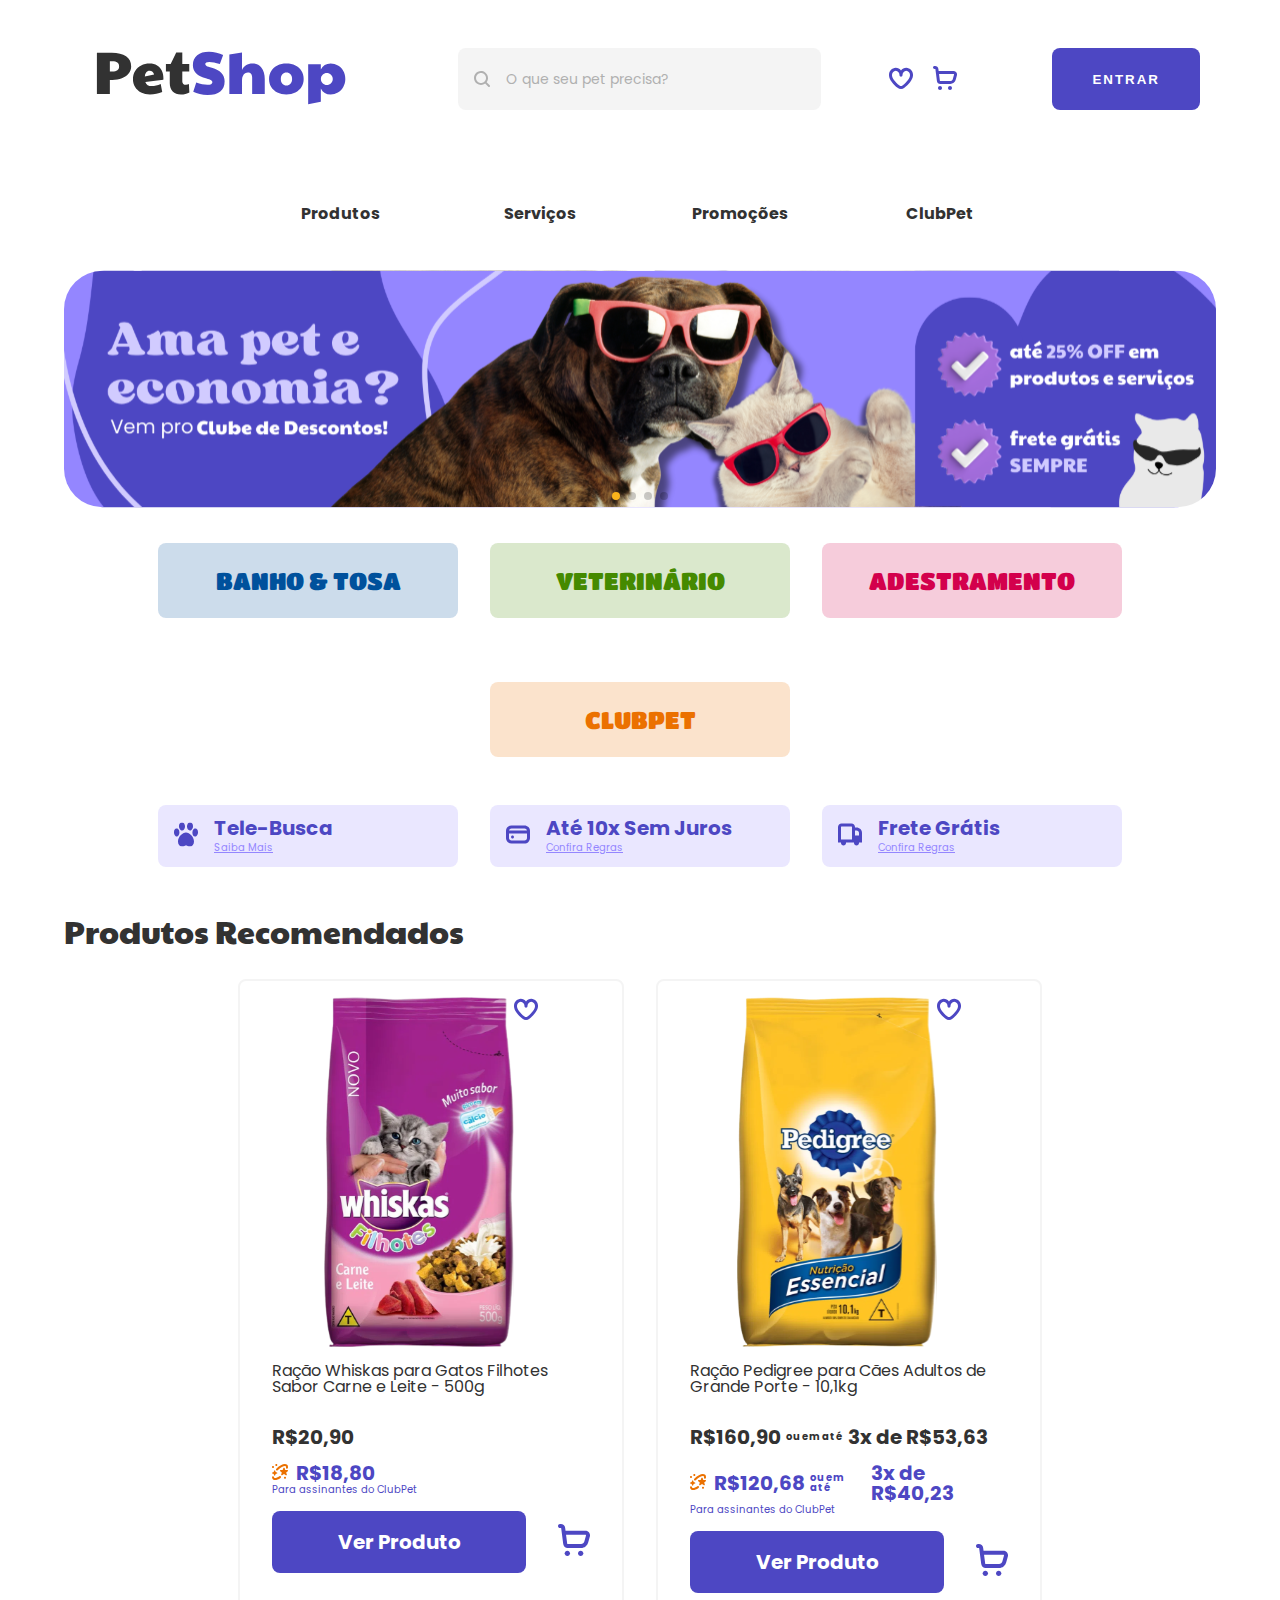
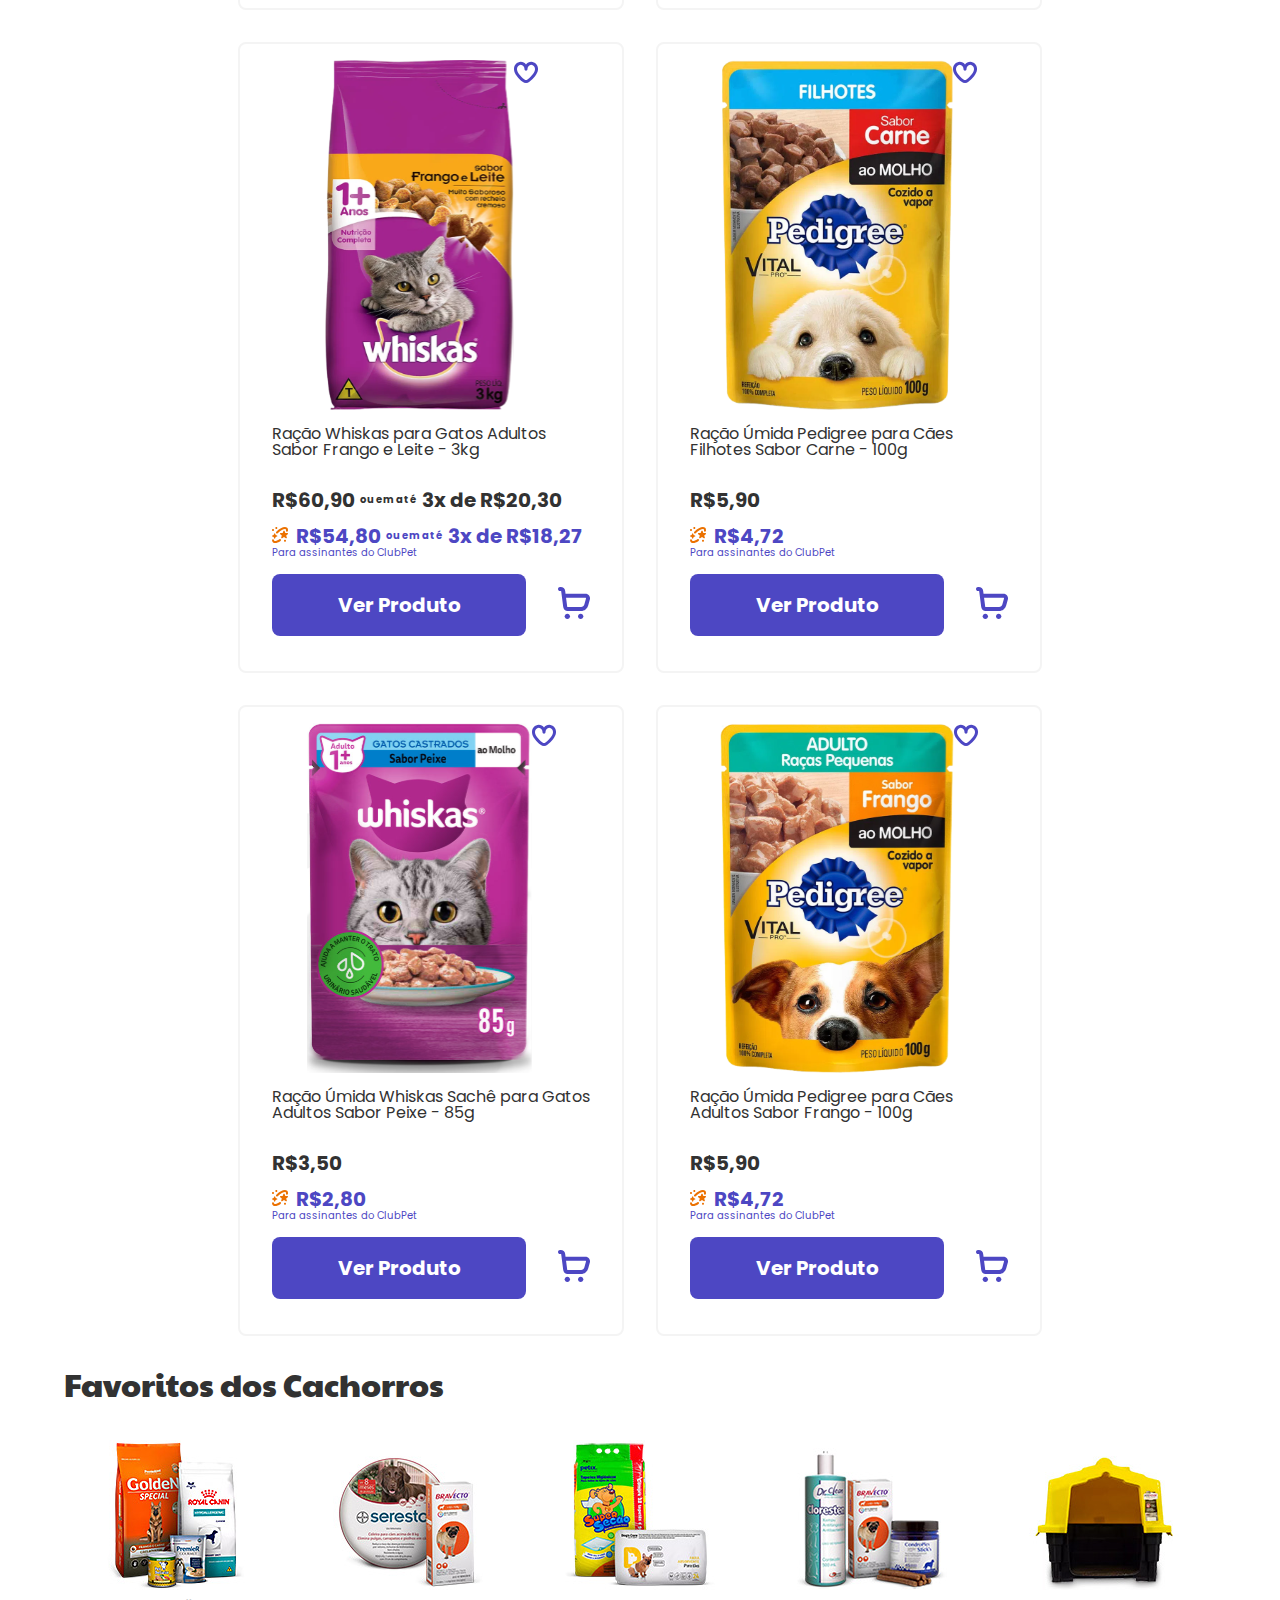
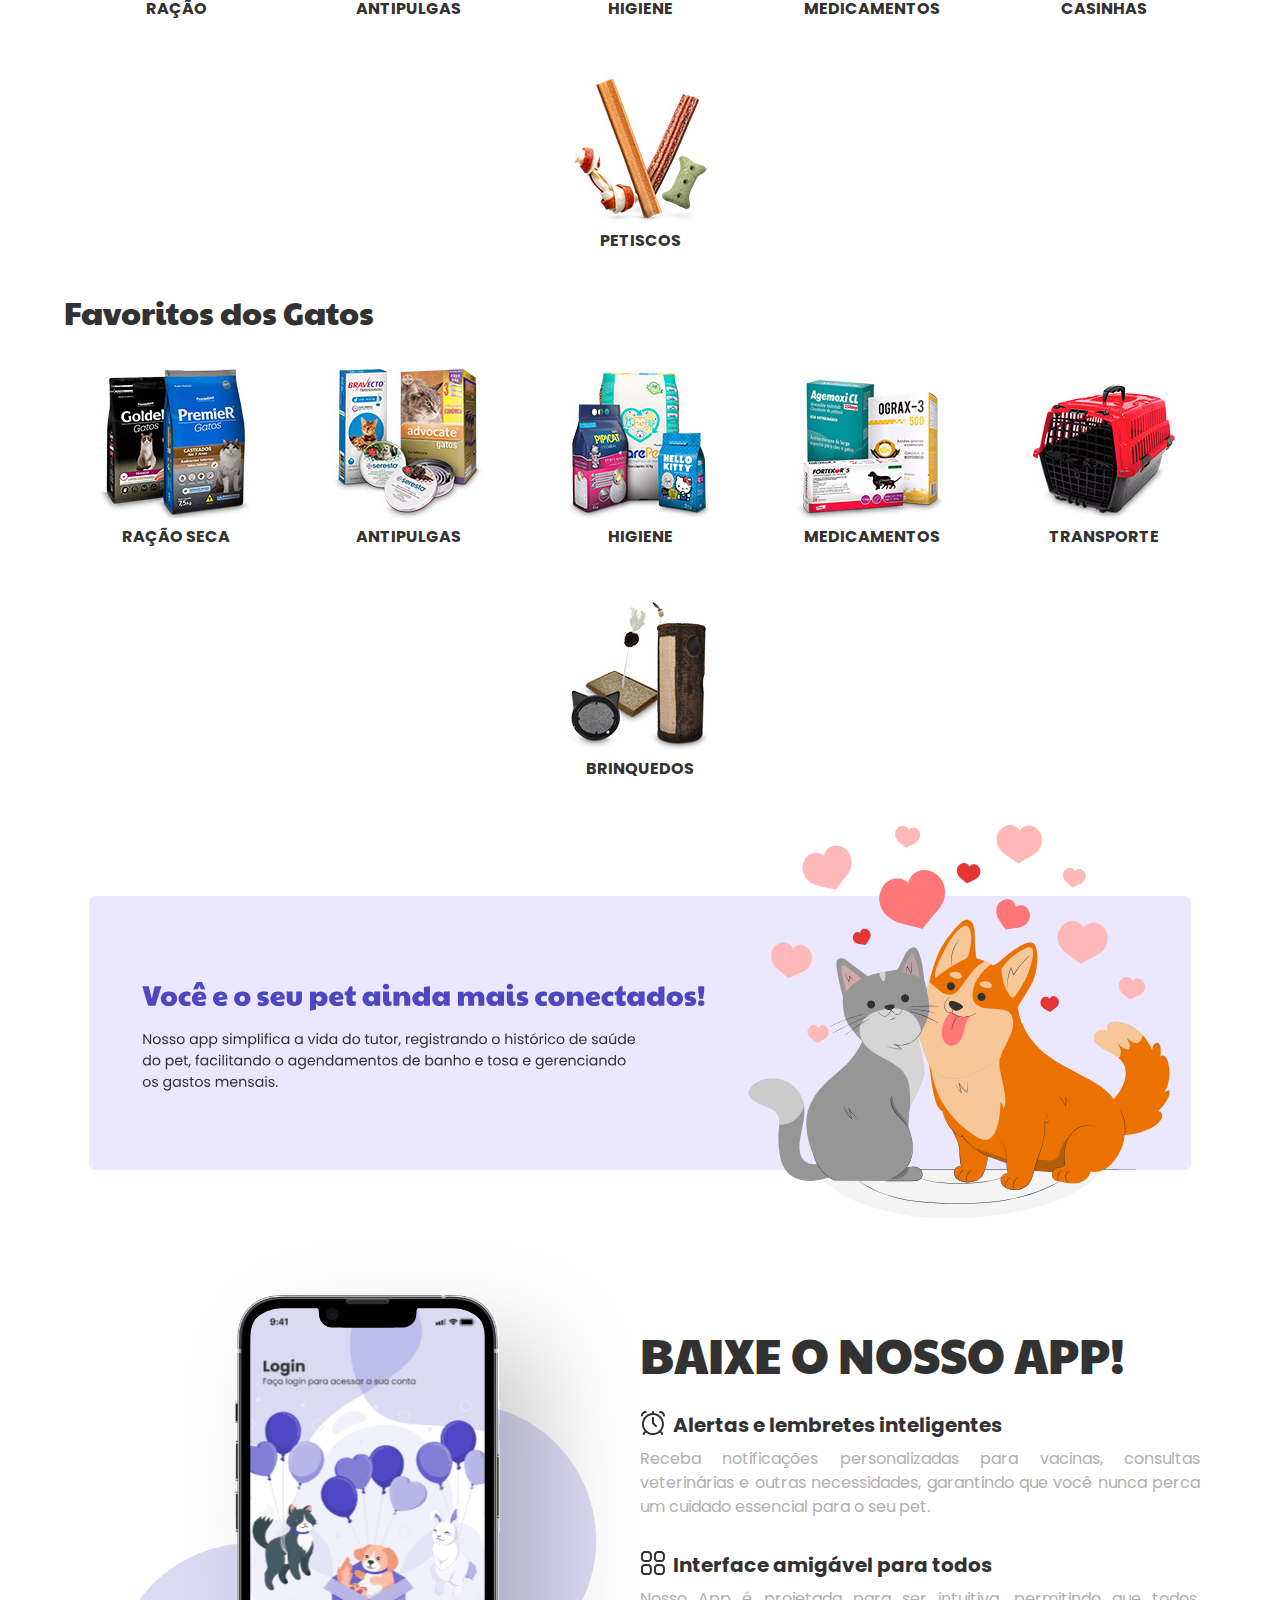
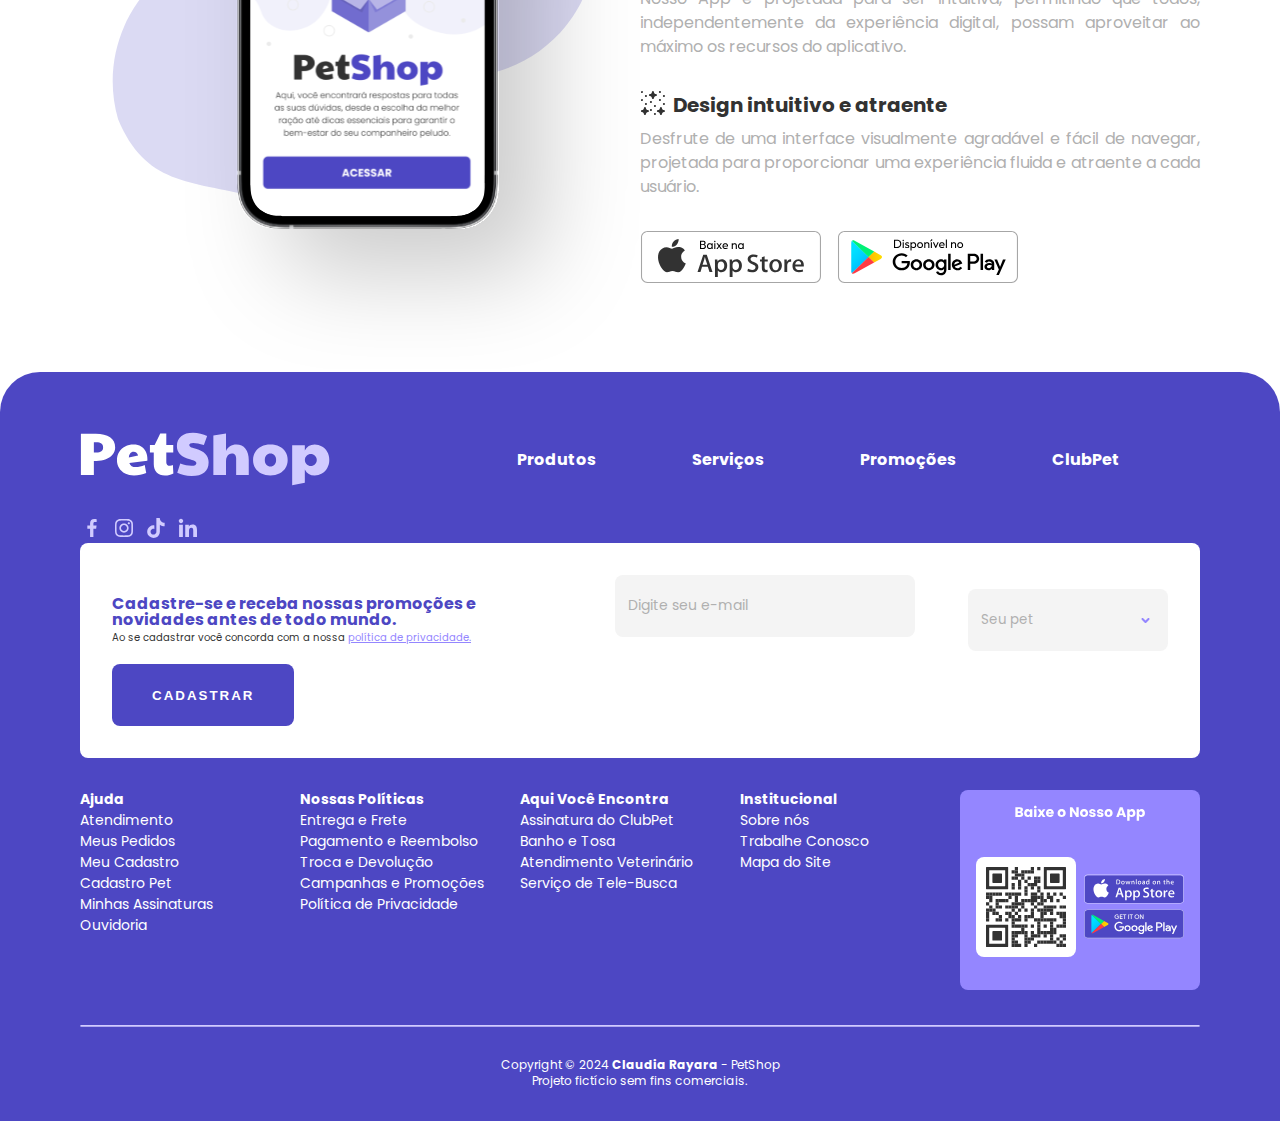
<file: index.html>
<!-- Escritório de Projetos Fase 02 -->
<!-- Aluna: Claudia Rayara -->

<!DOCTYPE html>
<html lang="pt-br">

<head>
    <meta charset="UTF-8">
    <meta name="viewport" content="width=device-width, initial-scale=1.0">
    <!-- Ícone que aparece na aba antes do título da página; -->
    <link rel="shortcut icon" href="./assets/Favicon.svg" type="image/x-icon">
    <title>PetShop - Claudia Rayara</title>

    <!-- Resetando os estilos pré-definidos; -->
    <link rel="stylesheet" href="/reset.css">

    <!-- CND do Swiper para o Carrossel; -->
    <link rel="stylesheet" href="https://cdn.jsdelivr.net/npm/swiper@11/swiper-bundle.min.css" />


    <!-- CDN CSS do Bootstrap -->
    <!-- <link href="https://cdn.jsdelivr.net/npm/bootstrap@5.3.3/dist/css/bootstrap.min.css" rel="stylesheet" integrity="sha384-QWTKZyjpPEjISv5WaRU9OFeRpok6YctnYmDr5pNlyT2bRjXh0JMhjY6hW+ALEwIH" crossorigin="anonymous"> -->

    <!-- Embed code do GoogleFonts das fontes usadas do projeto do Figma; -->
    <link rel="preconnect" href="https://fonts.googleapis.com">
    <link rel="preconnect" href="https://fonts.gstatic.com" crossorigin>
    <link
        href="https://fonts.googleapis.com/css2?family=Paytone+One&family=Poppins:wght@400;700&family=Titan+One&display=swap"
        rel="stylesheet">

    <!-- Estilização do meu projeto; -->
    <link rel="stylesheet" href="/style.css">
</head>

<body>

    <!-- Cabeçalho (header); -->
    <header class=cabecalho-menu>

        <div class="cabecalho">

            <!-- Logo do cabeçalho -->
            <div class="cabecalho-nav">
                <a href="index.html"><img src="./assets/Logo1.svg" alt="Logo da PetShop"></a>
            </div>

            <!-- Barra de busca -->
            <div class="cabecalho-nav">
                <form action="#" method="get">
                    <input type="search" name="q" placeholder="O que seu pet precisa?" class="campo-busca">
                </form>
            </div>

            <!-- Icones de Favorito e Carrinho -->
            <div class="cabecalho-nav">
                <a href="#" class="icone-nav">
                    <img src="./assets/Coração.svg" alt="Ícone de Favorito" style="width: 24px;">
                </a>
                <a href="#" class="icone-nav">
                    <img src="./assets/Carrinho.svg" alt="Ícone de Carrinho" style="width: 24px;">
                </a>
            </div>

            <!-- Botão de "Entrar" -->
            <button class="botao" onclick="redirecionarParaPaginaLogin()">Entrar</button>
        </div>

        <!-- Menu de links para outras páginas -->
        <div class="menu">
            <ul class="menu-links">

                <li class="menu-item">
                    <div class="menu-item-a cinza">
                        <a href="produtos.html">Produtos</a>
                    </div>
                </li>

                <li class="menu-item">
                    <div class="menu-item-a cinza">
                        <a href="error.html">Serviços</a>
                    </div>
                </li>

                <li class="menu-item">
                    <div class="menu-item-a cinza">
                        <a href="error.html">Promoções</a>
                    </div>
                </li>

                <li class="menu-item">
                    <div class="menu-item-a cinza">
                        <a href="error.html">ClubPet</a>
                    </div>
                </li>

            </ul>
        </div>
    </header>

    <!-- Conteúdo da página  -->
    <main>
        <!-- Carrossel -->
        <section class="carrossel-banners">
            <div class="carrossel">
                <div class="carrossel_container">
                    <div class="swiper" id="carrossel">
                        <div class="swiper-wrapper">
                            <div class="swiper-slide"><img src="/assets/Banner1.svg" alt="Banner" style="width: 90%;">
                            </div>
                            <div class="swiper-slide"><img src="/assets/Banner2.svg" alt="Banner" style="width: 90%;">
                            </div>
                            <div class="swiper-slide"><img src="/assets/Banner3.svg" alt="Banner" style="width: 90%;">
                            </div>
                            <div class="swiper-slide"><img src="/assets/Banner4.svg" alt="Banner" style="width: 90%;">
                            </div>
                            <!-- Adicionar mais slides conforme necessário -->
                        </div>
                        <div class="swiper-pagination"></div>
                        <!-- Botões de navegação -->
                        <!-- <div class="swiper-button-prev"></div>
                         <div class="swiper-button-next"></div> -->
                    </div>
                </div>
            </div>
        </section>

        <!-- Links para navegação entre as páginas de: Produtos, Serviços, Promoções e ClubPet -->
        <section class="navegacao">

            <div class="botoes-servicos">

                <ul class="botao-links">

                    <li>
                        <div class="botao-links-div">
                            <a href="error.html" class="botao-links-a">
                                <button class="botao-item azul">Banho & Tosa</button>
                            </a>
                        </div>
                    </li>

                    <li>
                        <div class="botao-links-div">
                            <a href="error.html" class="botao-links-a">
                                <button class="botao-item verde">Veterinário</button>
                            </a>
                        </div>
                    </li>

                    <li>
                        <div class="botao-links-div">
                            <a href="error.html" class="botao-links-a">
                                <button class="botao-item rosa">Adestramento</button>
                            </a>
                        </div>
                    </li>

                    <li>
                        <div class="botao-links-div">
                            <a href="error.html" class="botao-links-a">
                                <button class="botao-item laranja">ClubPet</button>
                            </a>
                        </div>
                    </li>

                </ul>

            </div>

        </section>

        <!-- Botão informativos sobre: Tele-Busca, Veterinário, Adestramento e ClubPet -->
        <section class="informacoes-extras">

            <div class="informacoes">

                <ul class="botao-info">

                    <li>
                        <div class="botao-info-div">
                            <div class="icone-info">
                                <img src="/assets/Pata.svg" alt="Ícone de uma patinha de animal">
                            </div>
                            <div class="textolink-info">
                                <h3 class="pop-bold-20 roxo">Tele-Busca</h3>
                                <a class="pop-10 lilas" href="#">Saiba Mais</a>
                            </div>
                        </div>
                    </li>

                    <li>
                        <div class="botao-info-div">
                            <div class="icone-info">
                                <img src="/assets/Cartão.svg" alt="Ícone de um cartão de crédito">
                            </div>
                            <div class="textolink-info">
                                <h3 class="pop-bold-20 roxo">Até 10x Sem Juros</h3>
                                <a class="pop-10 lilas" href="#">Confira Regras</a>
                            </div>
                        </div>
                    </li>

                    <li>
                        <div class="botao-info-div">
                            <div class="icone-info">
                                <img src="/assets/Caminhão.svg" alt="Ícone de um caminhão de entrega">
                            </div>
                            <div class="textolink-info">
                                <h3 class="pop-bold-20 roxo">Frete Grátis</h3>
                                <a class="pop-10 lilas" href="#">Confira Regras</a>
                            </div>
                        </div>
                    </li>

                </ul>

            </div>

        </section>

        <!-- Títulos de destaque -->
        <section class="titulos-pagina">
            <h2 class="pay-32 titulo">Produtos Recomendados</h2>
        </section>

        <!-- Car dos Produtos Recomendados -->
        <section class="produto">

            <div class="card-produto">

                <div class="img-produto">
                    <img src="/assets/RaçãoGato1.svg"
                        alt="Ração Whiskas para Gatos Filhotes Sabor Carne e Leite - 500g">
                    <img src="/assets/Coração.svg" alt="Ícone de coração para adicionar aos favoritos"
                        style="width: 24px;">
                </div>

                <div class="descricao-produto">
                    <p>Ração Whiskas para Gatos Filhotes Sabor Carne e Leite - 500g</p>
                </div>

                <div class="descricao-valor">
                    <p class="pop-bold-20">R$20,90</p>
                    <!-- <p class="pop-bold-10 descricao-ou">ou em até</p> 
                    <p class="pop-bold-20"> 3x de R$0,00</p> -->
                </div>

                <div class="descricao-valorclub">
                    <div class="valorclub">
                        <div class="club-img">
                            <img src="/assets/Brilho.svg" alt="Ícone de estrelas brilhando">
                        </div>
                        <div class="preco-club">
                            <p class="pop-bold-20 roxo">R$18,80</p>
                            <!-- <p class="pop-bold-10 roxo descricao-ou">ou em até</p>
                            <p class="pop-bold-20 roxo"> 3x de R$0,00</p> -->
                        </div>
                    </div>
                    <p class="pop-10 roxo">Para assinantes do ClubPet</p>
                </div>

                <div class="card-botao">
                    <button class="pop-bold-20 card-botao-add"><a href="#">Ver Produto</a></button>
                    <a href="#"><a href="#"><img src="/assets/Carrinho.svg" alt="Ícone de carrinho de compra"></a></a>
                </div>
            </div>

            <div class="card-produto">

                <div class="img-produto">
                    <img src="/assets/RaçãoCachorro1.svg"
                        alt="Ração Pedigree para Cães Adultos de Grande Porte - 10,1kg">
                    <img src="/assets/Coração.svg" alt="Ícone de coração para adicionar aos favoritos"
                        style="width: 24px;">
                </div>

                <div class="descricao-produto">
                    <p>Ração Pedigree para Cães Adultos de Grande Porte - 10,1kg</p>
                </div>

                <div class="descricao-valor">
                    <p class="pop-bold-20">R$160,90</p>
                    <p class="pop-bold-10 descricao-ou">ou em até</p>
                    <p class="pop-bold-20">3x de R$53,63</p>
                </div>

                <div class="descricao-valorclub">
                    <div class="valorclub">
                        <div class="club-img">
                            <img src="/assets/Brilho.svg" alt="Ícone de estrelas brilhando">
                        </div>
                        <div class="preco-club">
                            <p class="pop-bold-20 roxo">R$120,68</p>
                            <p class="pop-bold-10 roxo descricao-ou">ou em até</p>
                            <p class="pop-bold-20 roxo">3x de R$40,23</p>
                        </div>
                    </div>
                    <p class="pop-10 roxo">Para assinantes do ClubPet</p>
                </div>

                <div class="card-botao">
                    <button class="pop-bold-20 card-botao-add"><a href="#">Ver Produto</a></button>
                    <a href="#"><img src="/assets/Carrinho.svg" alt="Ícone de carrinho de compra"></a>
                </div>
            </div>

            <div class="card-produto">

                <div class="img-produto">
                    <img src="/assets/RaçãoGato2.svg" alt="Ração Whiskas para Gatos Adultos Sabor Frango e Leite - 3kg">
                    <img src="/assets/Coração.svg" alt="Ícone de coração para adicionar aos favoritos"
                        style="width: 24px;">
                </div>

                <div class="descricao-produto">
                    <p>Ração Whiskas para Gatos Adultos Sabor Frango e Leite - 3kg</p>
                </div>

                <div class="descricao-valor">
                    <p class="pop-bold-20">R$60,90</p>
                    <p class="pop-bold-10 descricao-ou">ou em até</p>
                    <p class="pop-bold-20">3x de R$20,30</p>
                </div>

                <div class="descricao-valorclub">
                    <div class="valorclub">
                        <div class="club-img">
                            <img src="/assets/Brilho.svg" alt="Ícone de estrelas brilhando">
                        </div>
                        <div class="preco-club">
                            <p class="pop-bold-20 roxo">R$54,80</p>
                            <p class="pop-bold-10 roxo descricao-ou">ou em até</p>
                            <p class="pop-bold-20 roxo">3x de R$18,27</p>
                        </div>
                    </div>
                    <p class="pop-10 roxo">Para assinantes do ClubPet</p>
                </div>

                <div class="card-botao">
                    <button class="pop-bold-20 card-botao-add"><a href="#">Ver Produto</a></button>
                    <a href="#"><img src="/assets/Carrinho.svg" alt="Ícone de carrinho de compra"></a>
                </div>
            </div>

            <div class="card-produto">

                <div class="img-produto">
                    <img src="/assets/RaçãoCachorro2.svg"
                        alt="Ração Úmida Pedigree para Cães Filhotes Sabor Carne - 100g">
                    <img src="/assets/Coração.svg" alt="Ícone de coração para adicionar aos favoritos"
                        style="width: 24px;">
                </div>

                <div class="descricao-produto">
                    <p>Ração Úmida Pedigree para Cães Filhotes Sabor Carne - 100g</p>
                </div>

                <div class="descricao-valor">
                    <p class="pop-bold-20">R$5,90</p>
                    <!-- <p class="pop-bold-10 descricao-ou">ou em até</p> 
                    <p class="pop-bold-20"> 3x de R$0,00</p> -->
                </div>

                <div class="descricao-valorclub">
                    <div class="valorclub">
                        <div class="club-img">
                            <img src="/assets/Brilho.svg" alt="Ícone de estrelas brilhando">
                        </div>
                        <div class="preco-club">
                            <p class="pop-bold-20 roxo">R$4,72</p>
                            <!-- <p class="pop-bold-10 roxo descricao-ou">ou em até</p>
                            <p class="pop-bold-20 roxo"> 3x de R$0,00</p> -->
                        </div>
                    </div>
                    <p class="pop-10 roxo">Para assinantes do ClubPet</p>
                </div>

                <div class="card-botao">
                    <button class="pop-bold-20 card-botao-add"><a href="#">Ver Produto</a></button>
                    <a href="#"><img src="/assets/Carrinho.svg" alt="Ícone de carrinho de compra"></a>
                </div>
            </div>

            <div class="card-produto">

                <div class="img-produto">
                    <img src="/assets/RaçãoGato3.svg"
                        alt="Ração Úmida Whiskas Sachê para Gatos Adultos Sabor Peixe - 85g">
                    <img src="/assets/Coração.svg" alt="Ícone de coração para adicionar aos favoritos"
                        style="width: 24px;">
                </div>

                <div class="descricao-produto">
                    <p>Ração Úmida Whiskas Sachê para Gatos Adultos Sabor Peixe - 85g</p>
                </div>

                <div class="descricao-valor">
                    <p class="pop-bold-20">R$3,50</p>
                    <!-- <p class="pop-bold-10 descricao-ou">ou em até</p> 
                    <p class="pop-bold-20">3x de R$0,00</p> -->
                </div>

                <div class="descricao-valorclub">
                    <div class="valorclub">
                        <div class="club-img">
                            <img src="/assets/Brilho.svg" alt="Ícone de estrelas brilhando">
                        </div>
                        <div class="preco-club">
                            <p class="pop-bold-20 roxo">R$2,80</p>
                            <!-- <p class="pop-bold-10 roxo descricao-ou">ou em até</p>
                            <p class="pop-bold-20 roxo"> 3x de R$0,00</p> -->
                        </div>
                    </div>
                    <p class="pop-10 roxo">Para assinantes do ClubPet</p>
                </div>

                <div class="card-botao">
                    <button class="pop-bold-20 card-botao-add"><a href="#">Ver Produto</a></button>
                    <a href="#"><img src="/assets/Carrinho.svg" alt="Ícone de carrinho de compra"></a>
                </div>
            </div>

            <div class="card-produto">

                <div class="img-produto">
                    <img src="/assets/RaçãoCachorro3.svg"
                        alt="Ração Úmida Pedigree para Cães Adultos Sabor Frango - 100g">
                    <img src="/assets/Coração.svg" alt="Ícone de coração para adicionar aos favoritos"
                        style="width: 24px;">
                </div>

                <div class="descricao-produto">
                    <p>Ração Úmida Pedigree para Cães Adultos Sabor Frango - 100g</p>
                </div>

                <div class="descricao-valor">
                    <p class="pop-bold-20">R$5,90</p>
                    <!-- <p class="pop-bold-10 descricao-ou">ou em até</p> 
                    <p class="pop-bold-20"> 3x de R$0,00</p> -->
                </div>

                <div class="descricao-valorclub">
                    <div class="valorclub">
                        <div class="club-img">
                            <img src="/assets/Brilho.svg" alt="Ícone de estrelas brilhando">
                        </div>
                        <div class="preco-club">
                            <p class="pop-bold-20 roxo">R$4,72</p>
                            <!-- <p class="pop-bold-10 roxo descricao-ou">ou em até</p>
                            <p class="pop-bold-20 roxo"> 3x de R$0,00</p> -->
                        </div>
                    </div>
                    <p class="pop-10 roxo">Para assinantes do ClubPet</p>
                </div>

                <div class="card-botao">
                    <button class="pop-bold-20 card-botao-add"><a href="#">Ver Produto</a></button>
                    <a href="#"><img src="/assets/Carrinho.svg" alt="Ícone de carrinho de compra"></a>
                </div>
            </div>

        </section>

        <!-- Card de imagens de Favoritos dos Cachorros e Gatos -->
        <section class="cardimg-favoritos">

            <div class="titulos-pagina">
                <h2 class="pay-32 titulo">Favoritos dos Cachorros</h2>
            </div>

            <div class="favoritos">

                <div class="favoritos-div">
                    <a href="#">
                        <div class="fav-img">
                            <img src="/assets/FavDog1.svg" alt="Imagens de pacotes de ração para cachorro">
                        </div>
                    </a>
                    <div class="fav-div">
                        <h3 class="pop-bold-16">Ração</h3>
                    </div>
                </div>

                <div class="favoritos-div">
                    <a href="#">
                        <div class="fav-img">
                            <img src="/assets/FavDog2.svg" alt="Imagens de remédios para pulgas utilizados em cachorro">
                        </div>
                    </a>
                    <div class="fav-div">
                        <h3 class="pop-bold-16">Antipulgas</h3>
                    </div>
                </div>

                <div class="favoritos-div">
                    <a href="#">
                        <div class="fav-img">
                            <img src="/assets/FavDog3.svg" alt="Imagens de tapedes higiênicos para cachorro">
                        </div>
                    </a>
                    <div class="fav-div">
                        <h3 class="pop-bold-16">Higiene</h3>
                    </div>
                </div>

                <div class="favoritos-div">
                    <a href="#">
                        <div class="fav-img">
                            <img src="/assets/FavDog4.svg" alt="Imagens de diversos tipos de medicamentos para cachorros">
                        </div>
                    </a>
                    <div class="fav-div">
                        <h3 class="pop-bold-16">Medicamentos</h3>
                    </div>
                </div>

                <div class="favoritos-div">
                    <a href="#">
                        <div class="fav-img">
                            <img src="/assets/FavDog5.svg" alt="Imagem de uma casinha de plástico para cachorro">
                        </div>
                    </a>
                    <div class="fav-div">
                        <h3 class="pop-bold-16">Casinhas</h3>
                    </div>
                </div>

                <div class="favoritos-div">
                    <a href="#">
                        <div class="fav-img">
                        <img src="/assets/FavDog6.svg" alt="Imagens de petiscos para cachorro">
                    </div>    
                    </a>
                    <div class="fav-div">
                        <h3 class="pop-bold-16">Petiscos</h3>
                    </div>
                </div>

            </div>

            <div>
                <h2 class="pay-32 titulo">Favoritos dos Gatos</h2>
            </div>

            <div class="favoritos">

                <div class="favoritos-div">
                    <a href="#">
                        <div class="fav-img">
                        <img src="/assets/FavCat1.svg" alt="Imagens de pacotes de ração seca para gatos">
                    </div>    
                    </a>
                    <div class="fav-div">
                        <h3 class="pop-bold-16">Ração Seca</h3>
                    </div>
                </div>

                <div class="favoritos-div">
                    <a href="#">
                        <div class="fav-img">
                        <img src="/assets/FavCat2.svg" alt="Imagens de remédios para pulgas utilizados em gatos">
                    </div>    
                    </a>
                    <div class="fav-div">
                        <h3 class="pop-bold-16">Antipulgas</h3>
                    </div>
                </div>

                <div class="favoritos-div">
                    <a href="#">
                        <div class="fav-img">
                        <img src="/assets/FavCat3.svg" alt="Imagens de areias e granulados higiênicos para gatos">
                    </div>    
                    </a>
                    <div class="fav-div">
                        <h3 class="pop-bold-16">Higiene</h3>
                    </div>
                </div>

                <div class="favoritos-div">
                    <a href="#">
                        <div class="fav-img">
                        <img src="/assets/FavCat4.svg" alt="Imagens de diversos tipos de medicamentos para gatos">
                    </div>    
                    </a>
                    <div class="fav-div">
                        <h3 class="pop-bold-16">Medicamentos</h3>
                    </div>
                </div>

                <div class="favoritos-div">
                    <a href="#">
                        <div class="fav-img">
                        <img src="/assets/FavCat5.svg" alt="Imagem de uma caixa de plástico para transporte de animal">
                    </div>    
                    </a>
                    <div class="fav-div">
                        <h3 class="pop-bold-16">Transporte</h3>
                    </div>
                </div>

                <div class="favoritos-div">
                    <a href="#">
                        <div class="fav-img">
                        <img src="/assets/FavCat6.svg" alt="Imagens de diversos brinquedos para gatos">
                    </div>    
                    </a>
                    <div class="fav-div">
                        <h3 class="pop-bold-16">Brinquedos</h3>
                    </div>
                </div>

            </div>
        </section>

        <!-- Banner com informativos sobre o Aplicativo -->
        <section class="banner">
            <div class="banner-img">
                <img src="/assets/ImgHome.svg" alt="Banner explicativo sobre aplicativo disponível para download do PetShot com um desenho de gato e cachorro juntos" style="width: 100%;">
            </div>
        </section>

        <!-- Sessão com informativo sobre o Aplicativo -->
        <section class="app">
            <div class="img-app">
                <img src="/assets/ImgApp.svg" alt="Imagem reproduzinho a tela de celular com uma imagem reproduzindo uma página de login para o aplicativo PetShop" style="width: 100%;">
            </div>
            <div class="descricao-app">
                <h2 class="pay-48">BAIXE O NOSSO APP!</h2>
                <ul>

                    <li class="li-app">
                        <div class="div-app">
                            <div class="icon-app">
                                <img src="/assets/Clock.svg" alt="Ícone de um relógio">
                            </div>
                            <div class="titulo-app">
                                <h3 class="pop-bold-20">Alertas e lembretes inteligentes</h3>
                            </div>
                        </div>
                        <div class="info-app">
                            <p class="paragrafo cinzinha">Receba notificações personalizadas para vacinas, consultas
                                veterinárias e outras necessidades, garantindo que você nunca perca um cuidado essencial
                                para o seu pet.</p>
                        </div>
                    </li>

                    <li class="li-app">
                        <div class="div-app">
                            <div class="icon-app">
                                <img src="/assets/Apps.svg" alt="Ícone para acessar aplicativos">
                            </div>
                            <div class="titulo-app">
                                <h3 class="pop-bold-20">Interface amigável para todos</h3>
                            </div>
                        </div>
                        <div class="info-app">
                            <p class="paragrafo cinzinha">Nosso App é projetada para ser intuitiva, permitindo que
                                todos, independentemente da experiência digital, possam aproveitar ao máximo os recursos
                                do aplicativo.</p>
                        </div>
                    </li>

                    <li class="li-app">
                        <div class="div-app">
                            <div class="icon-app">
                                <img src="/assets/Confeti.svg" alt="Ícones de estrelas e brilhos em confeti">
                            </div>
                            <div class="titulo-app">
                                <h3 class="pop-bold-20">Design intuitivo e atraente</h3>
                            </div>
                        </div>
                        <div class="info-app">
                            <p class="paragrafo cinzinha">Desfrute de uma interface visualmente agradável e fácil de
                                navegar, projetada para proporcionar uma experiência fluida e atraente a cada usuário.
                            </p>
                        </div>

                        <div class="download-app">
                            <div class="download-icon">
                                <img src="/assets/AppStore.svg" alt="Botão da App Store">
                            </div>
                            <div class="download-icon">
                                <img src="/assets/GooglePlay.svg" alt="Botão do Google Play">
                            </div>
                        </div>
                    </li>

                </ul>
            </div>
        </section>

    </main>

    <!-- Rodapé -->
    <footer class="rodape">

        <!-- Sessão superior com logo, links e rede social -->
        <div class="cabecalho-links-icons">

            <div class="logo">
                <img src="/assets/Logo2.svg" alt="Logo da PetShop">
            </div>

            <div class="linksmenu">
                <ul class="menu-links">

                    <li class="menu-item-rodape">
                        <div class="menu-item-a branco">
                            <a href="error.html">Produtos</a>
                        </div>
                    </li>

                    <li class="menu-item-rodape">
                        <div class="menu-item-a branco">
                            <a href="error.html">Serviços</a>
                        </div>
                    </li>

                    <li class="menu-item-rodape">
                        <div class="menu-item-a branco">
                            <a href="error.html">Promoções</a>
                        </div>
                    </li>

                    <li class="menu-item-rodape">
                        <div class="menu-item-a branco">
                            <a href="error.html">ClubPet</a>
                        </div>
                    </li>

                </ul>
            </div>

            <div class="redes-social">
                <div class="icon-social">
                    <a href="https://github.com/claudiarayara" target="_blank"><img src="/assets/Facebook.svg" alt="Ícone do Facebook"></a>
                </div>
                <div class="icon-social">
                    <a href="https://github.com/claudiarayara" target="_blank"><img src="/assets/Instagram.svg" alt="Ícone do Instagram"></a>
                </div>
                <div class="icon-social">
                    <a href="https://github.com/claudiarayara" target="_blank"><img src="/assets/TikTok.svg" alt="Ícone do TikTok"></a>
                </div>
                <div class="icon-social">
                    <a href="https://www.linkedin.com/in/claudiarayara/" target="_blank"><img src="/assets/LinkedIn.svg" alt="Ícone do LinkedIn"></a>
                </div>
            </div>

        </div>

        <!-- Campo para cadastro de e-mail (newsletter) -->
        <div class="cabecalho-newsletter">
            <div class="cadastre">
                <h2 class="pop-bold-16 roxo">Cadastre-se e receba nossas promoções e novidades antes de todo mundo.</h2>
                <p class="pop-10 cinza">Ao se cadastrar você concorda com a nossa <a class="lilas" href="#">política de
                        privacidade.</a></p>
            </div>
            <div>
                <div class="email-newsletter">
                    <!-- Campo E-mail -->
                    <input type="email" id="email" name="email" placeholder="Digite seu e-mail" required>
                </div>
            </div>
            <div>
                <div class="selecionar-pet ls-custom-select">
                    <select id="tipo-animal" name="tipo-animal">
                        <option value="" disabled selected>Seu pet</option>
                        <option value="Cachorro">Cachorro</option>
                        <option value="Gato">Gato</option>
                        <option value="Roedor">Roedor</option>
                        <option value="Pássaro">Pássaro</option>
                        <option value="Peixe">Peixe</option>
                        <option value="Outros Pets">Outros Pets</option>
                    </select>
                </div>
            </div>
            <div>
                <div class="botao-cadastrar">
                    <button class="botao">Cadastrar</button>
                </div>
            </div>
        </div>

        <div class="mapa-site">
            <div class="mapa-site-links">
                <h3 class="pop-bold-14">Ajuda</h3>
                <ul>
                    <li class="lista-links pop-14">
                        <a class="" href="error.html">Atendimento</a>
                    </li>

                    <li class="lista-links pop-14">
                        <a class="" href="error.html">Meus Pedidos</a>
                    </li>

                    <li class="lista-links pop-14">
                        <a class="" href="error.html">Meu Cadastro</a>
                    </li>

                    <li class="lista-links pop-14">
                        <a class="" href="error.html">Cadastro Pet</a>
                    </li>

                    <li class="lista-links pop-14">
                        <a class="" href="error.html">Minhas Assinaturas</a>
                    </li>

                    <li class="lista-links pop-14">
                        <a class="" href="error.html">Ouvidoria</a>
                    </li>

                </ul>
            </div>

            <div class="mapa-site-links">
                <h3 class="pop-bold-14">Nossas Políticas</h3>
                <ul>
                    <li class="lista-links pop-14">
                        <a class="" href="error.html">Entrega e Frete</a>
                    </li>

                    <li class="lista-links pop-14">
                        <a class="" href="error.html">Pagamento e Reembolso</a>
                    </li>

                    <li class="lista-links pop-14">
                        <a class="" href="error.html">Troca e Devolução</a>
                    </li>

                    <li class="lista-links pop-14">
                        <a class="" href="error.html">Campanhas e Promoções</a>
                    </li>

                    <li class="lista-links pop-14">
                        <a class="" href="error.html">Política de Privacidade</a>
                    </li>
                </ul>
            </div>

            <div class="mapa-site-links">
                <h3 class="pop-bold-14">Aqui Você Encontra</h3>
                <ul>
                    <li class="lista-links pop-14">
                        <a class="" href="error.html">Assinatura do ClubPet</a>
                    </li>

                    <li class="lista-links pop-14">
                        <a class="" href="error.html">Banho e Tosa</a>
                    </li>

                    <li class="lista-links pop-14">
                        <a class="" href="error.html">Atendimento Veterinário</a>
                    </li>

                    <li class="lista-links pop-14">
                        <a class="" href="error.html">Serviço de Tele-Busca</a>
                    </li>
                </ul>
            </div>

            <div class="mapa-site-links">
                <h3 class="pop-bold-14">Institucional</h3>
                <ul>
                    <li class="lista-links pop-14">
                        <a class="" href="error.html">Sobre nós</a>
                    </li>

                    <li class="lista-links pop-14">
                        <a class="" href="error.html">Trabalhe Conosco</a>
                    </li>

                    <li class="lista-links pop-14">
                        <a class="" href="error.html">Mapa do Site</a>
                    </li>
                </ul>
            </div>

            <div class="qr-code">
                <img src="/assets/QRCode.svg" alt="Imagem de um QR-Code e botões da AppStore e GooglePlay para download do aplicativo">
            </div>
        </div>

        <div class="divisor">
            <img src="/assets/Divisor.svg" alt="Imagem de uma linha divisora" style="width: 100%;">
        </div>

        <div class="copyright">
            <p>Copyright &#169; 2024 <strong>Claudia Rayara</strong> - PetShop</p>
            <p>Projeto fictício sem fins comerciais.</p>

        </div>

    </footer>

    <!-- JavaScript -->
    <script src="main.js"></script>
    <!-- CND JD do Swiper para o Carrossel; -->
    <script src="https://cdn.jsdelivr.net/npm/swiper@11/swiper-bundle.min.js"></script>
    <!-- CDN JS do Bootstrap -->
    <!-- <script src="https://cdn.jsdelivr.net/npm/bootstrap@5.3.3/dist/js/bootstrap.bundle.min.js" integrity="sha384-YvpcrYf0tY3lHB60NNkmXc5s9fDVZLESaAA55NDzOxhy9GkcIdslK1eN7N6jIeHz" crossorigin="anonymous"></script> -->
</body>

</html>
</file>
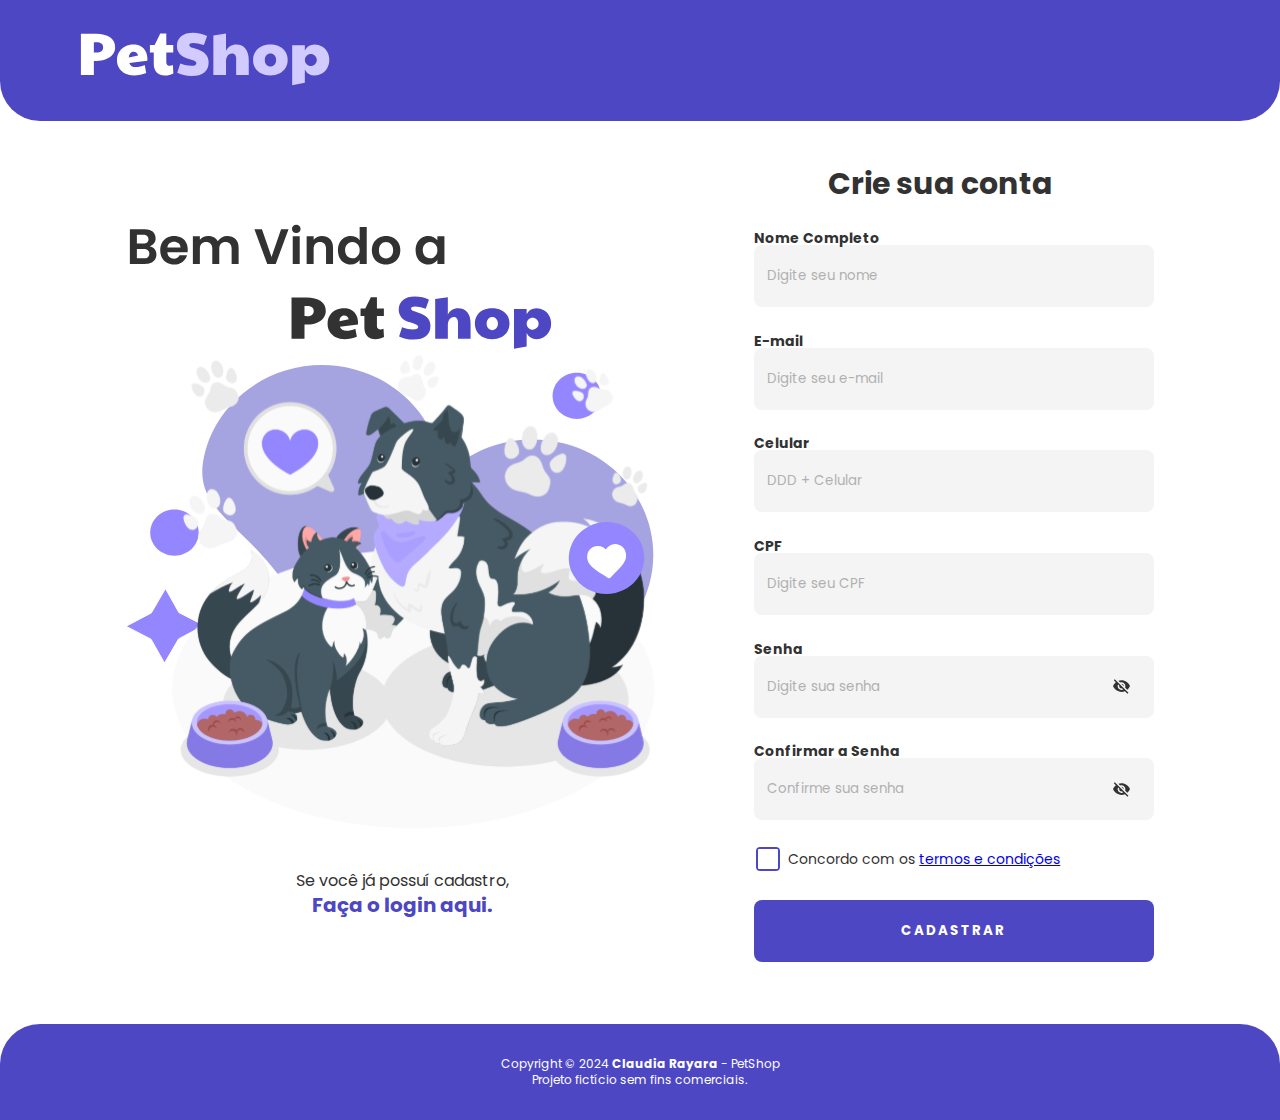
<file: cadastro.html>
<!-- Escritório de Projetos Fase 02 -->
<!-- Aluna: Claudia Rayara -->

<!DOCTYPE html>
<html lang="pt-br">

<head>
    <meta charset="UTF-8">
    <meta name="viewport" content="width=device-width, initial-scale=1.0">
    <!-- Ícone que aparece na aba antes do título da página; -->
    <link rel="shortcut icon" href="./assets/Favicon.svg" type="image/x-icon">
    <title>PetShop - Claudia Rayara</title>

    <!-- Resetando os estilos pré-definidos; -->
    <link rel="stylesheet" href="/reset.css">

    <!-- CND do Swiper para o Carrossel; -->
    <link rel="stylesheet" href="https://cdn.jsdelivr.net/npm/swiper@11/swiper-bundle.min.css" />


    <!-- CDN CSS do Bootstrap -->
    <!-- <link href="https://cdn.jsdelivr.net/npm/bootstrap@5.3.3/dist/css/bootstrap.min.css" rel="stylesheet" integrity="sha384-QWTKZyjpPEjISv5WaRU9OFeRpok6YctnYmDr5pNlyT2bRjXh0JMhjY6hW+ALEwIH" crossorigin="anonymous"> -->

    <!-- Embed code do GoogleFonts das fontes usadas do projeto do Figma; -->
    <link rel="preconnect" href="https://fonts.googleapis.com">
    <link rel="preconnect" href="https://fonts.gstatic.com" crossorigin>
    <link
        href="https://fonts.googleapis.com/css2?family=Paytone+One&family=Poppins:wght@400;700&family=Titan+One&display=swap"
        rel="stylesheet">

    <!-- Estilização do meu projeto; -->
    <link rel="stylesheet" href="/style.css">
</head>

<body>
    <header class="cabecalho-menu">
        <div class="cabecalho-login">
            <a href="index.html">
                <img src="/assets/Logo2.svg" alt="Logo da PetShop">
            </a>
        </div>
    </header>

    <main>
        <div class="tela-login">
            <div class="login-img">
                <img src="/assets/ImgLogin.svg" alt="Imagem de um gato e um cachorro juntos">
                <div class="cadastro login">
                    <h2>Se você já possuí cadastro,<br>
                        <a class="pop-bold-20" href="login.html">Faça o login aqui.</a>
                    </h2>
                </div>
            </div>
            <div class="criar-conta">
                
                <div class="criar-conta-titulo">
                    <h2 class="pop-bold-30">Crie sua conta</h2>
                </div>
                
                <div class="form-container">
                    <form class="create-account-form">
                        <h3 class="pop-bold-14" >Nome Completo</h3>
                        <input type="text" id="nome-completo" name="nome-completo" placeholder="Digite seu nome" required>
                        <h3 class="pop-bold-14" >E-mail</h3>
                        <input type="email" id="email" name="email" placeholder="Digite seu e-mail" required>
                        <h3 class="pop-bold-14" >Celular</h3>
                        <input type="tel" id="celular" name="celular" placeholder="DDD + Celular" required>
                        <h3 class="pop-bold-14" >CPF</h3>
                        <input type="text" id="cpf" name="cpf" placeholder="Digite seu CPF" required>
                        <h3 class="pop-bold-14" >Senha</h3>
                        <input type="password" id="senha" name="senha" placeholder="Digite sua senha" required>
                        <h3 class="pop-bold-14" >Confirmar a Senha</h3>
                        <input type="password" id="confirmar-senha" name="confirmar-senha" placeholder="Confirme sua senha" required>
                        <div class="checkbox-container">
                            <input type="checkbox" id="termos" name="termos" required>
                            <label for="termos" class="pop-14">Concordo com os <a href="#">termos e condições</a></label>
                        </div>
                        <button type="submit" class="login-btn">Cadastrar</button>
                    </form>
                </div>
            </div>
        </div>
    </main>


    <!-- Rodapé -->
    <footer class="rodape">

        <div class="copyright">
            <p>Copyright &#169; 2024 <strong>Claudia Rayara</strong> - PetShop</p>
            <p>Projeto fictício sem fins comerciais.</p>

        </div>

    </footer>

    <!-- JavaScript -->
    <script src="main.js"></script>
    <!-- CND JD do Swiper para o Carrossel; -->
    <script src="https://cdn.jsdelivr.net/npm/swiper@11/swiper-bundle.min.js"></script>
    <!-- CDN JS do Bootstrap -->
    <!-- <script src="https://cdn.jsdelivr.net/npm/bootstrap@5.3.3/dist/js/bootstrap.bundle.min.js" integrity="sha384-YvpcrYf0tY3lHB60NNkmXc5s9fDVZLESaAA55NDzOxhy9GkcIdslK1eN7N6jIeHz" crossorigin="anonymous"></script> -->
</body>

</html>
</file>
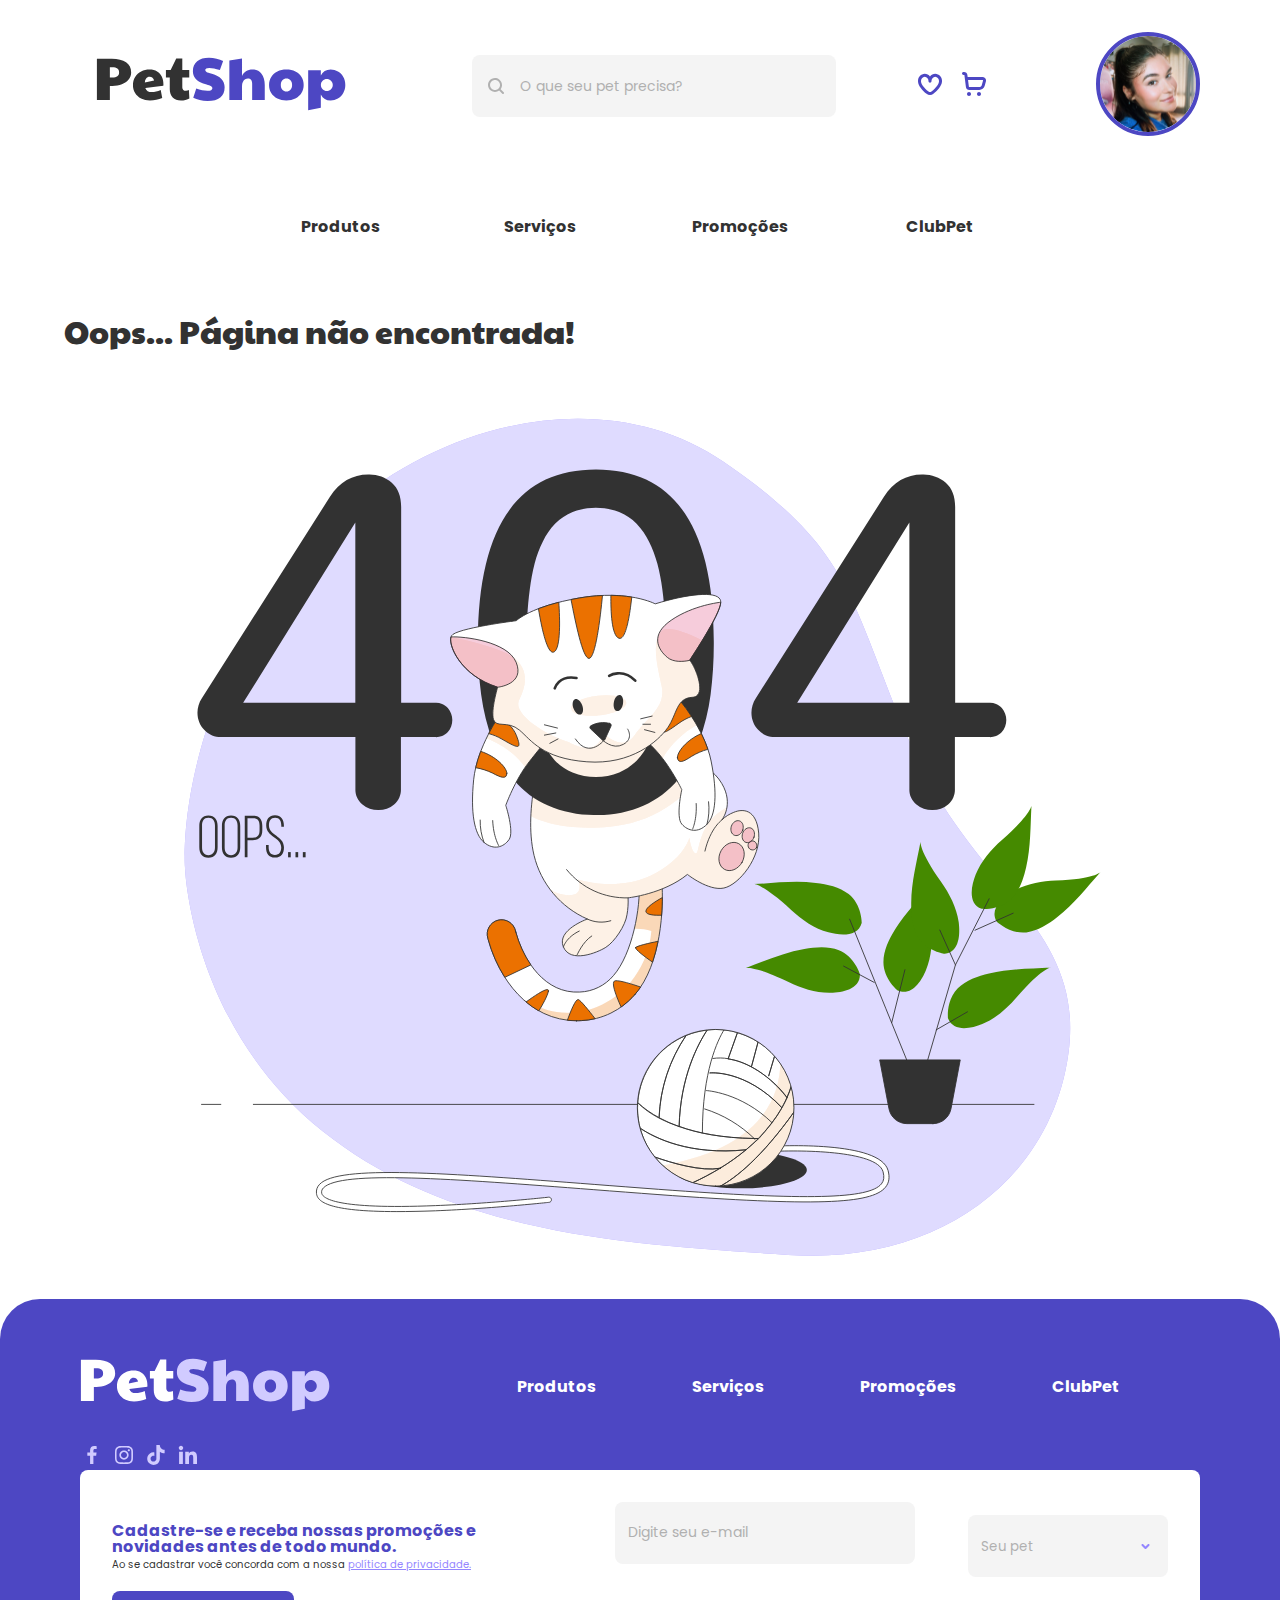
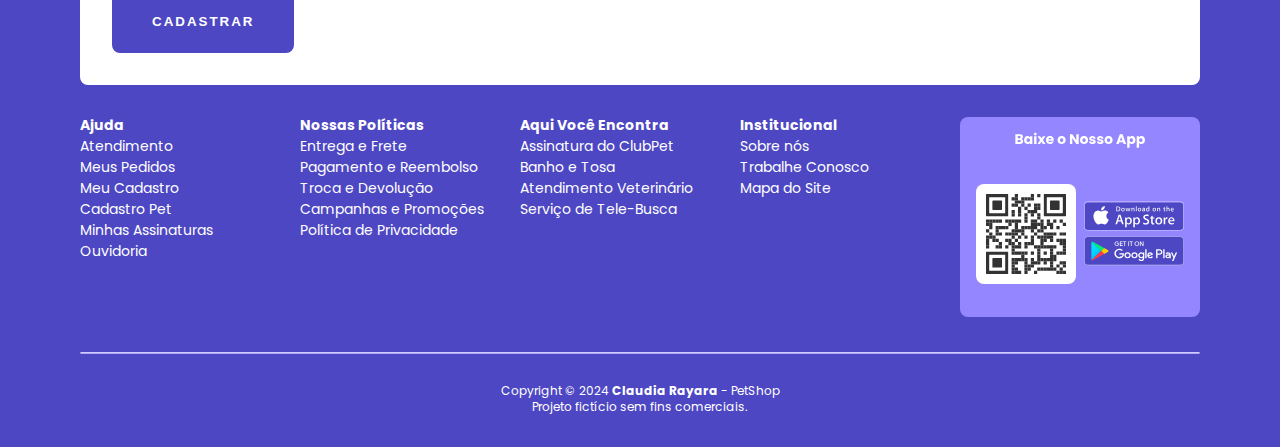
<file: error-perfil.html>
<!-- Escritório de Projetos Fase 02 -->
<!-- Aluna: Claudia Rayara -->

<!DOCTYPE html>
<html lang="pt-br">

<head>
    <meta charset="UTF-8">
    <meta name="viewport" content="width=device-width, initial-scale=1.0">
    <!-- Ícone que aparece na aba antes do título da página; -->
    <link rel="shortcut icon" href="./assets/Favicon.svg" type="image/x-icon">
    <title>PetShop - Claudia Rayara</title>

    <!-- Resetando os estilos pré-definidos; -->
    <link rel="stylesheet" href="/reset.css">

    <!-- CND do Swiper para o Carrossel; -->
    <link rel="stylesheet" href="https://cdn.jsdelivr.net/npm/swiper@11/swiper-bundle.min.css" />


    <!-- CDN CSS do Bootstrap -->
    <!-- <link href="https://cdn.jsdelivr.net/npm/bootstrap@5.3.3/dist/css/bootstrap.min.css" rel="stylesheet" integrity="sha384-QWTKZyjpPEjISv5WaRU9OFeRpok6YctnYmDr5pNlyT2bRjXh0JMhjY6hW+ALEwIH" crossorigin="anonymous"> -->

    <!-- Embed code do GoogleFonts das fontes usadas do projeto do Figma; -->
    <link rel="preconnect" href="https://fonts.googleapis.com">
    <link rel="preconnect" href="https://fonts.gstatic.com" crossorigin>
    <link
        href="https://fonts.googleapis.com/css2?family=Paytone+One&family=Poppins:wght@400;700&family=Titan+One&display=swap"
        rel="stylesheet">

    <!-- Estilização do meu projeto; -->
    <link rel="stylesheet" href="/style.css">
</head>

<body>

    <!-- Cabeçalho (header); -->
    <header class=cabecalho-menu>

        <div class="cabecalho">

            <!-- Logo do cabeçalho -->
            <div class="cabecalho-nav">
                <a href="home.html"><img src="./assets/Logo1.svg" alt="Logo da PetShop"></a>
            </div>

            <!-- Barra de busca -->
            <div class="cabecalho-nav">
                <form action="#" method="get">
                    <input type="search" name="q" placeholder="O que seu pet precisa?" class="campo-busca">
                </form>
            </div>

            <!-- Icones de Favorito e Carrinho -->
            <div class="cabecalho-nav">
                <a href="#" class="icone-nav">
                    <img src="./assets/Coração.svg" alt="Ícone de Favorito" style="width: 24px;">
                </a>
                <a href="#" class="icone-nav">
                    <img src="./assets/Carrinho.svg" alt="Ícone de Carrinho" style="width: 24px;">
                </a>
            </div>

            <!-- Perfil -->
            <div class="navbar">
                <div class="dropdown">
                    <img src="/assets/Avatar-ClaudiaRayara.svg" alt="Foto de um avatar feminino" style="width: 100%;">
                    <div class="dropdown-content">
                        <a href="error-perfil.html" target="_blank">Meus Pedidos</a>
                        <a href="error-perfil.html" target="_blank">Assinatura</a>
                        <a href="error-perfil.html" target="_blank">Meus Pets</a>
                        <a href="error-perfil.html" target="_blank">Meus Dados</a>
                        <a class="sair" href="index.html">Sair</a>
                    </div>
                </div>
            </div>

        </div>

        <!-- Menu de links para outras páginas -->
        <div class="menu">
            <ul class="menu-links">

                <li class="menu-item">
                    <div class="menu-item-a cinza">
                        <a href="produtos-perfil.html">Produtos</a>
                    </div>
                </li>

                <li class="menu-item">
                    <div class="menu-item-a cinza">
                        <a href="error-perfil.html">Serviços</a>
                    </div>
                </li>

                <li class="menu-item">
                    <div class="menu-item-a cinza">
                        <a href="error-perfil.html">Promoções</a>
                    </div>
                </li>

                <li class="menu-item">
                    <div class="menu-item-a cinza">
                        <a href="error-perfil.html">ClubPet</a>
                    </div>
                </li>

            </ul>
        </div>
    </header>

    <!-- Conteúdo da página  -->
    <main>

        <!-- Títulos de destaque -->
        <section class="titulos-pagina">
            <h2 class="pay-32 titulo">Oops... Página não encontrada!</h2>
        </section>

        <div class="img-error">
            <img src="/assets/Error.svg" alt="Imagem de Erro 404 - Página não encontrada" style="width: 100%;">
        </div>

    </main>

    <!-- Rodapé -->
    <footer class="rodape">

        <!-- Sessão superior com logo, links e rede social -->
        <div class="cabecalho-links-icons">

            <div class="logo">
                <img src="/assets/Logo2.svg" alt="Logo da PetShop">
            </div>

            <div class="linksmenu">
                <ul class="menu-links">

                    <li class="menu-item-rodape">
                        <div class="menu-item-a branco">
                            <a href="#">Produtos</a>
                        </div>
                    </li>

                    <li class="menu-item-rodape">
                        <div class="menu-item-a branco">
                            <a href="#">Serviços</a>
                        </div>
                    </li>

                    <li class="menu-item-rodape">
                        <div class="menu-item-a branco">
                            <a href="#">Promoções</a>
                        </div>
                    </li>

                    <li class="menu-item-rodape">
                        <div class="menu-item-a branco">
                            <a href="#">ClubPet</a>
                        </div>
                    </li>

                </ul>
            </div>

            <div class="redes-social">
                <div class="icon-social">
                    <a href="https://github.com/claudiarayara"><img src="/assets/Facebook.svg" alt="Ícone do Facebook"></a>
                </div>
                <div class="icon-social">
                    <a href="https://github.com/claudiarayara"><img src="/assets/Instagram.svg" alt="Ícone do Instagram"></a>
                </div>
                <div class="icon-social">
                    <a href="https://github.com/claudiarayara"><img src="/assets/TikTok.svg" alt="Ícone do TikTok"></a>
                </div>
                <div class="icon-social">
                    <a href="https://www.linkedin.com/in/claudiarayara/"><img src="/assets/LinkedIn.svg" alt="Ícone do LinkedIn"></a>
                </div>
            </div>

        </div>

        <!-- Campo para cadastro de e-mail (newsletter) -->
        <div class="cabecalho-newsletter">
            <div class="cadastre">
                <h2 class="pop-bold-16 roxo">Cadastre-se e receba nossas promoções e novidades antes de todo mundo.</h2>
                <p class="pop-10 cinza">Ao se cadastrar você concorda com a nossa <a class="lilas" href="#">política de
                        privacidade.</a></p>
            </div>
            <div>
                <div class="email-newsletter">
                    <!-- Campo E-mail -->
                    <input type="email" id="email" name="email" placeholder="Digite seu e-mail" required>
                </div>
            </div>
            <div>
                <div class="selecionar-pet ls-custom-select">
                    <select id="tipo-animal" name="tipo-animal">
                        <option value="" disabled selected>Seu pet</option>
                        <option value="Cachorro">Cachorro</option>
                        <option value="Gato">Gato</option>
                        <option value="Roedor">Roedor</option>
                        <option value="Pássaro">Pássaro</option>
                        <option value="Peixe">Peixe</option>
                        <option value="Outros Pets">Outros Pets</option>
                    </select>
                </div>
            </div>
            <div>
                <div class="botao-cadastrar">
                    <button class="botao">Cadastrar</button>
                </div>
            </div>
        </div>

        <div class="mapa-site">
            <div class="mapa-site-links">
                <h3 class="pop-bold-14">Ajuda</h3>
                <ul>
                    <li class="lista-links pop-14">
                        <a class="" href="#">Atendimento</a>
                    </li>

                    <li class="lista-links pop-14">
                        <a class="" href="#">Meus Pedidos</a>
                    </li>

                    <li class="lista-links pop-14">
                        <a class="" href="#">Meu Cadastro</a>
                    </li>

                    <li class="lista-links pop-14">
                        <a class="" href="#">Cadastro Pet</a>
                    </li>

                    <li class="lista-links pop-14">
                        <a class="" href="#">Minhas Assinaturas</a>
                    </li>

                    <li class="lista-links pop-14">
                        <a class="" href="#">Ouvidoria</a>
                    </li>

                </ul>
            </div>

            <div class="mapa-site-links">
                <h3 class="pop-bold-14">Nossas Políticas</h3>
                <ul>
                    <li class="lista-links pop-14">
                        <a class="" href="#">Entrega e Frete</a>
                    </li>

                    <li class="lista-links pop-14">
                        <a class="" href="#">Pagamento e Reembolso</a>
                    </li>

                    <li class="lista-links pop-14">
                        <a class="" href="#">Troca e Devolução</a>
                    </li>

                    <li class="lista-links pop-14">
                        <a class="" href="#">Campanhas e Promoções</a>
                    </li>

                    <li class="lista-links pop-14">
                        <a class="" href="#">Política de Privacidade</a>
                    </li>
                </ul>
            </div>

            <div class="mapa-site-links">
                <h3 class="pop-bold-14">Aqui Você Encontra</h3>
                <ul>
                    <li class="lista-links pop-14">
                        <a class="" href="#">Assinatura do ClubPet</a>
                    </li>

                    <li class="lista-links pop-14">
                        <a class="" href="#">Banho e Tosa</a>
                    </li>

                    <li class="lista-links pop-14">
                        <a class="" href="#">Atendimento Veterinário</a>
                    </li>

                    <li class="lista-links pop-14">
                        <a class="" href="#">Serviço de Tele-Busca</a>
                    </li>
                </ul>
            </div>

            <div class="mapa-site-links">
                <h3 class="pop-bold-14">Institucional</h3>
                <ul>
                    <li class="lista-links pop-14">
                        <a class="" href="#">Sobre nós</a>
                    </li>

                    <li class="lista-links pop-14">
                        <a class="" href="#">Trabalhe Conosco</a>
                    </li>

                    <li class="lista-links pop-14">
                        <a class="" href="#">Mapa do Site</a>
                    </li>
                </ul>
            </div>

            <div class="qr-code">
                <img src="/assets/QRCode.svg" alt="Imagem de um QR-Code e botões da AppStore e GooglePlay para download do aplicativo">
            </div>
        </div>

        <div class="divisor">
            <img src="/assets/Divisor.svg" alt="Imagem de uma linha divisora" style="width: 100%;">
        </div>

        <div class="copyright">
            <p>Copyright &#169; 2024 <strong>Claudia Rayara</strong> - PetShop</p>
            <p>Projeto fictício sem fins comerciais.</p>

        </div>

    </footer>

    <!-- JavaScript -->
    <script src="main.js"></script>
    <!-- CND JD do Swiper para o Carrossel; -->
    <script src="https://cdn.jsdelivr.net/npm/swiper@11/swiper-bundle.min.js"></script>
    <!-- CDN JS do Bootstrap -->
    <!-- <script src="https://cdn.jsdelivr.net/npm/bootstrap@5.3.3/dist/js/bootstrap.bundle.min.js" integrity="sha384-YvpcrYf0tY3lHB60NNkmXc5s9fDVZLESaAA55NDzOxhy9GkcIdslK1eN7N6jIeHz" crossorigin="anonymous"></script> -->
</body>

</html>
</file>
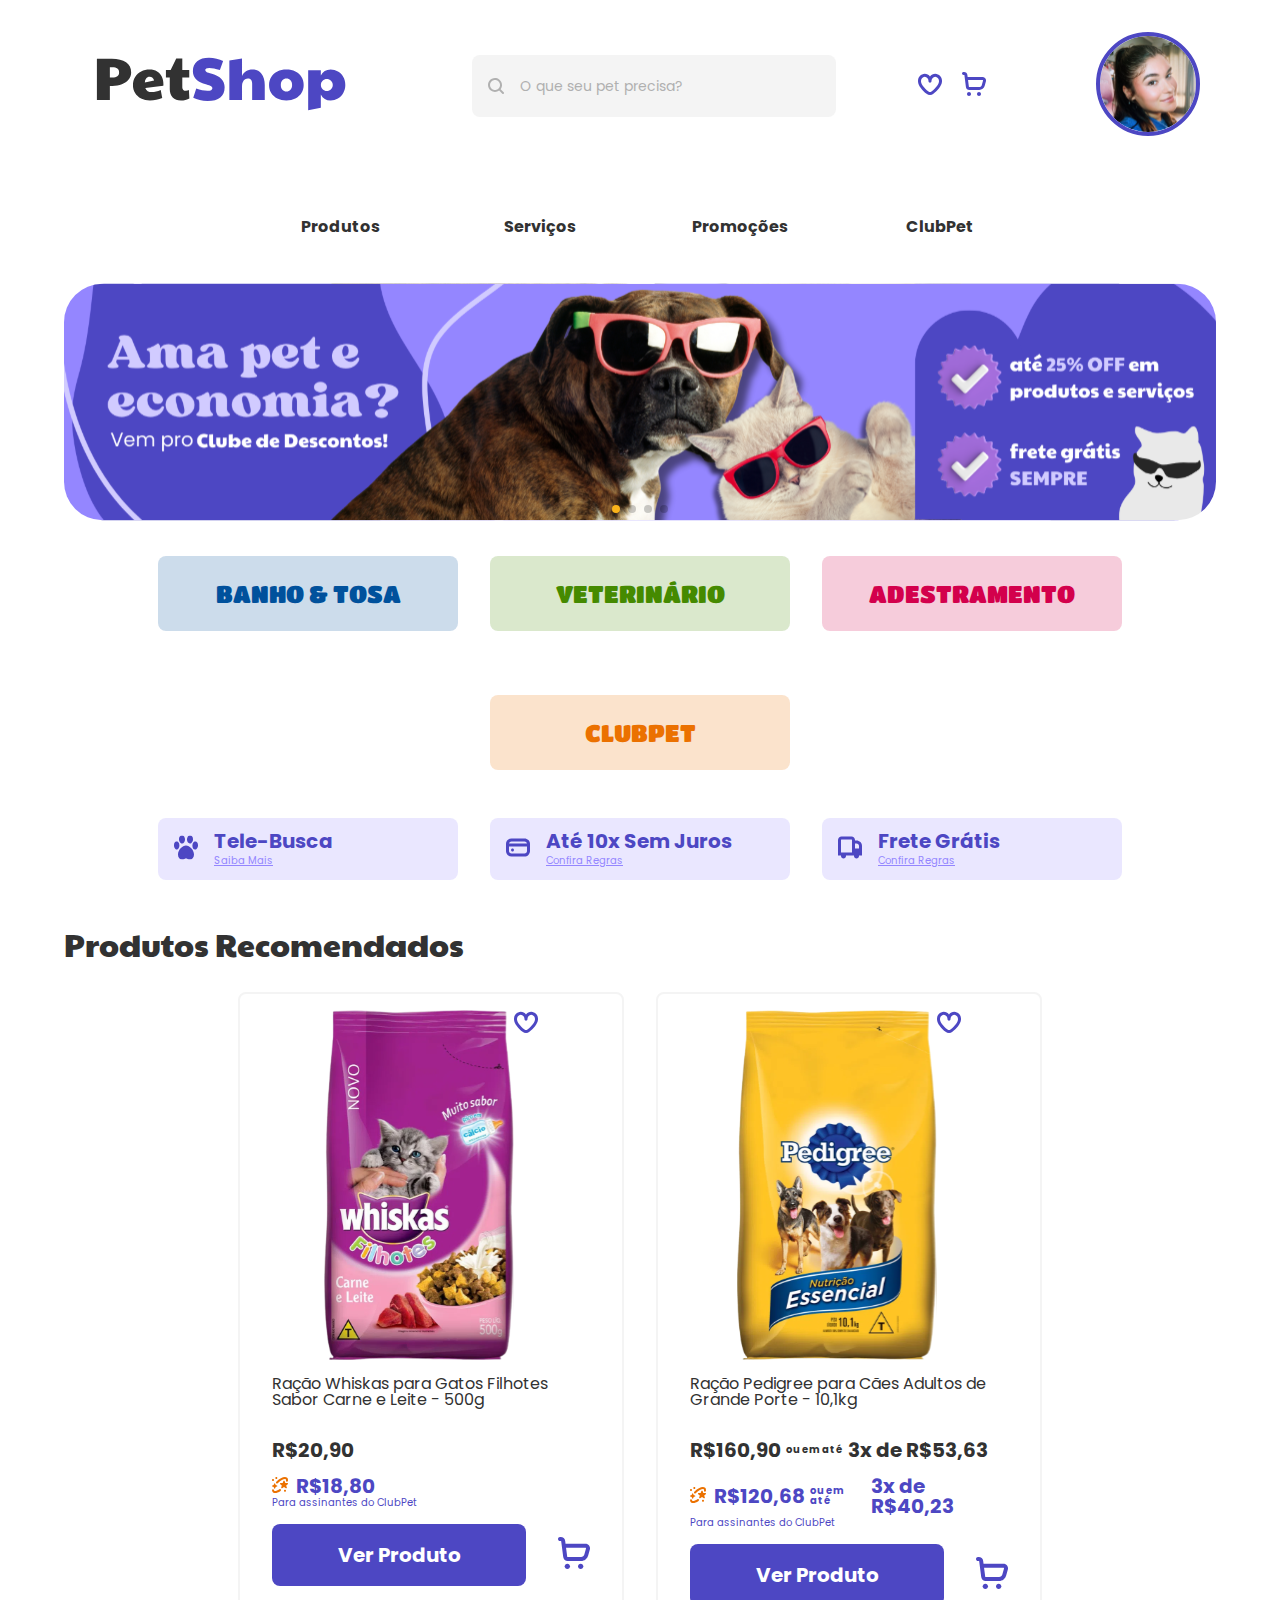
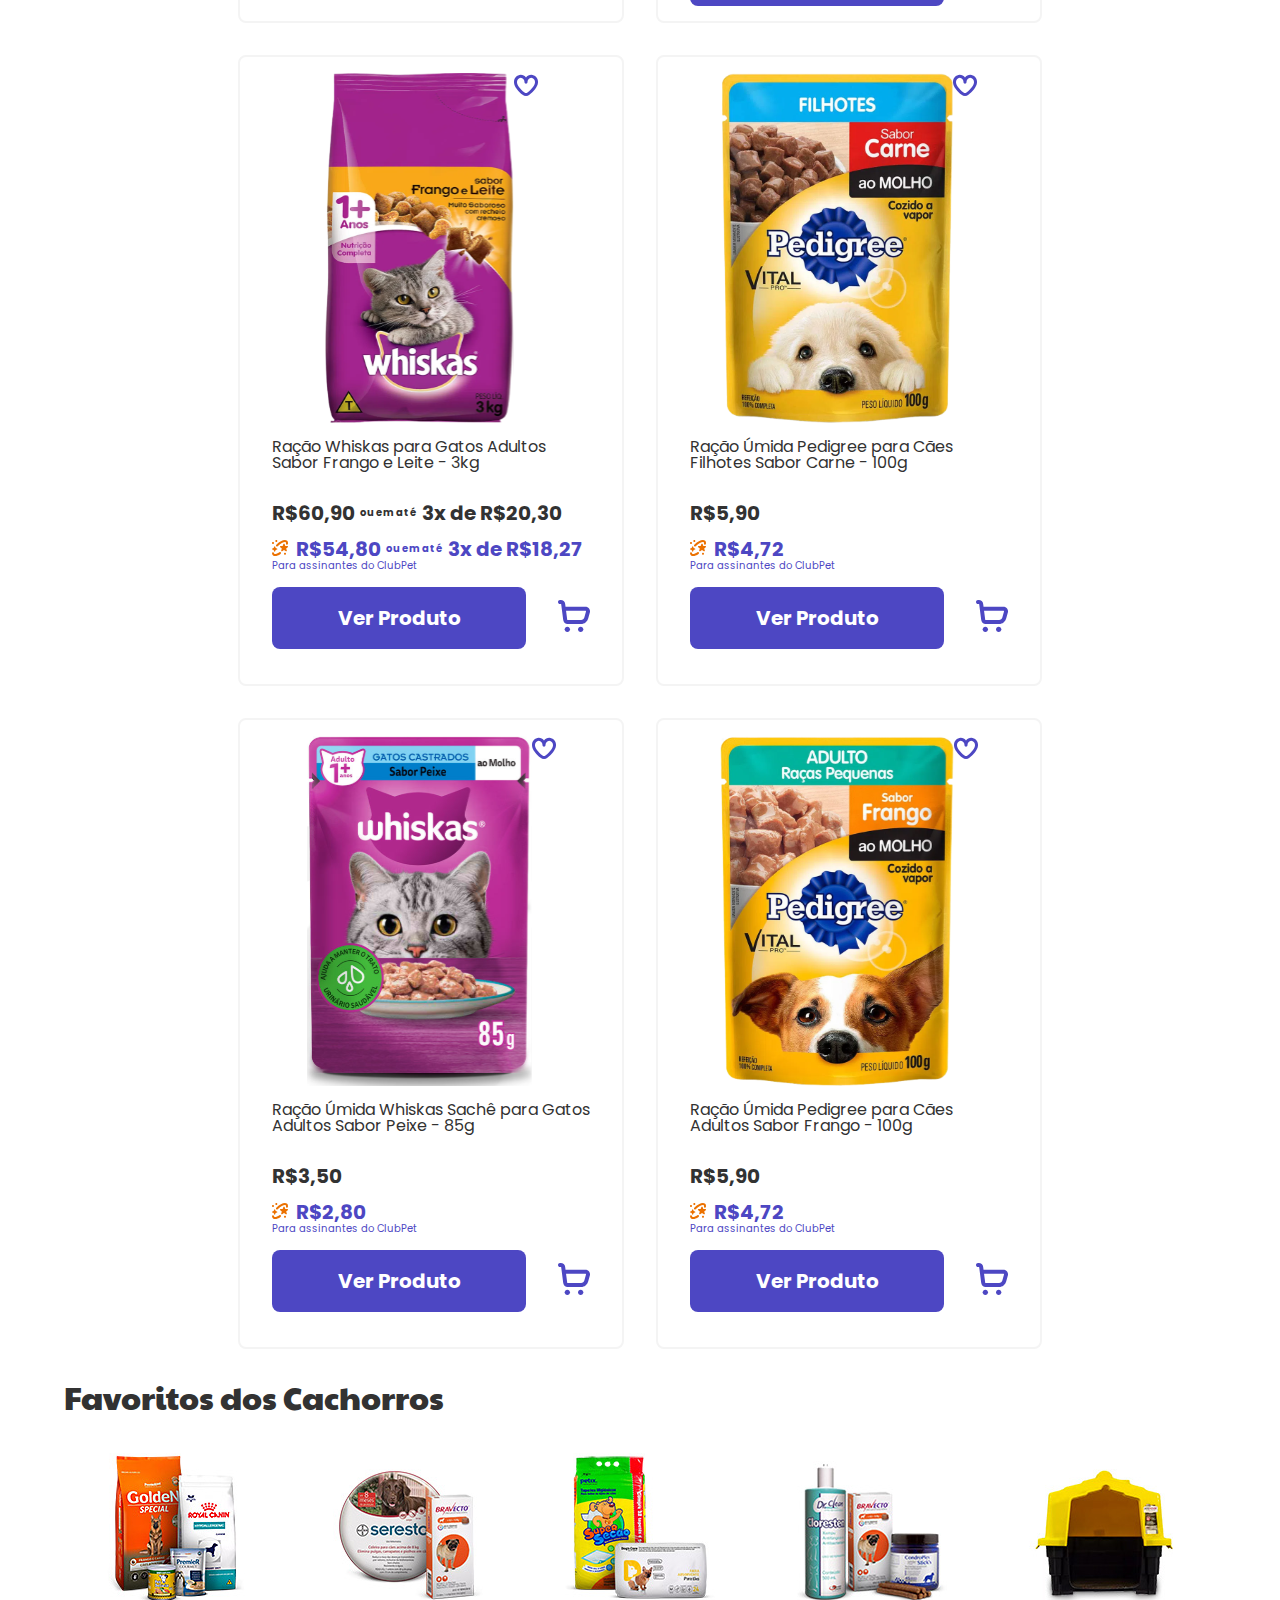
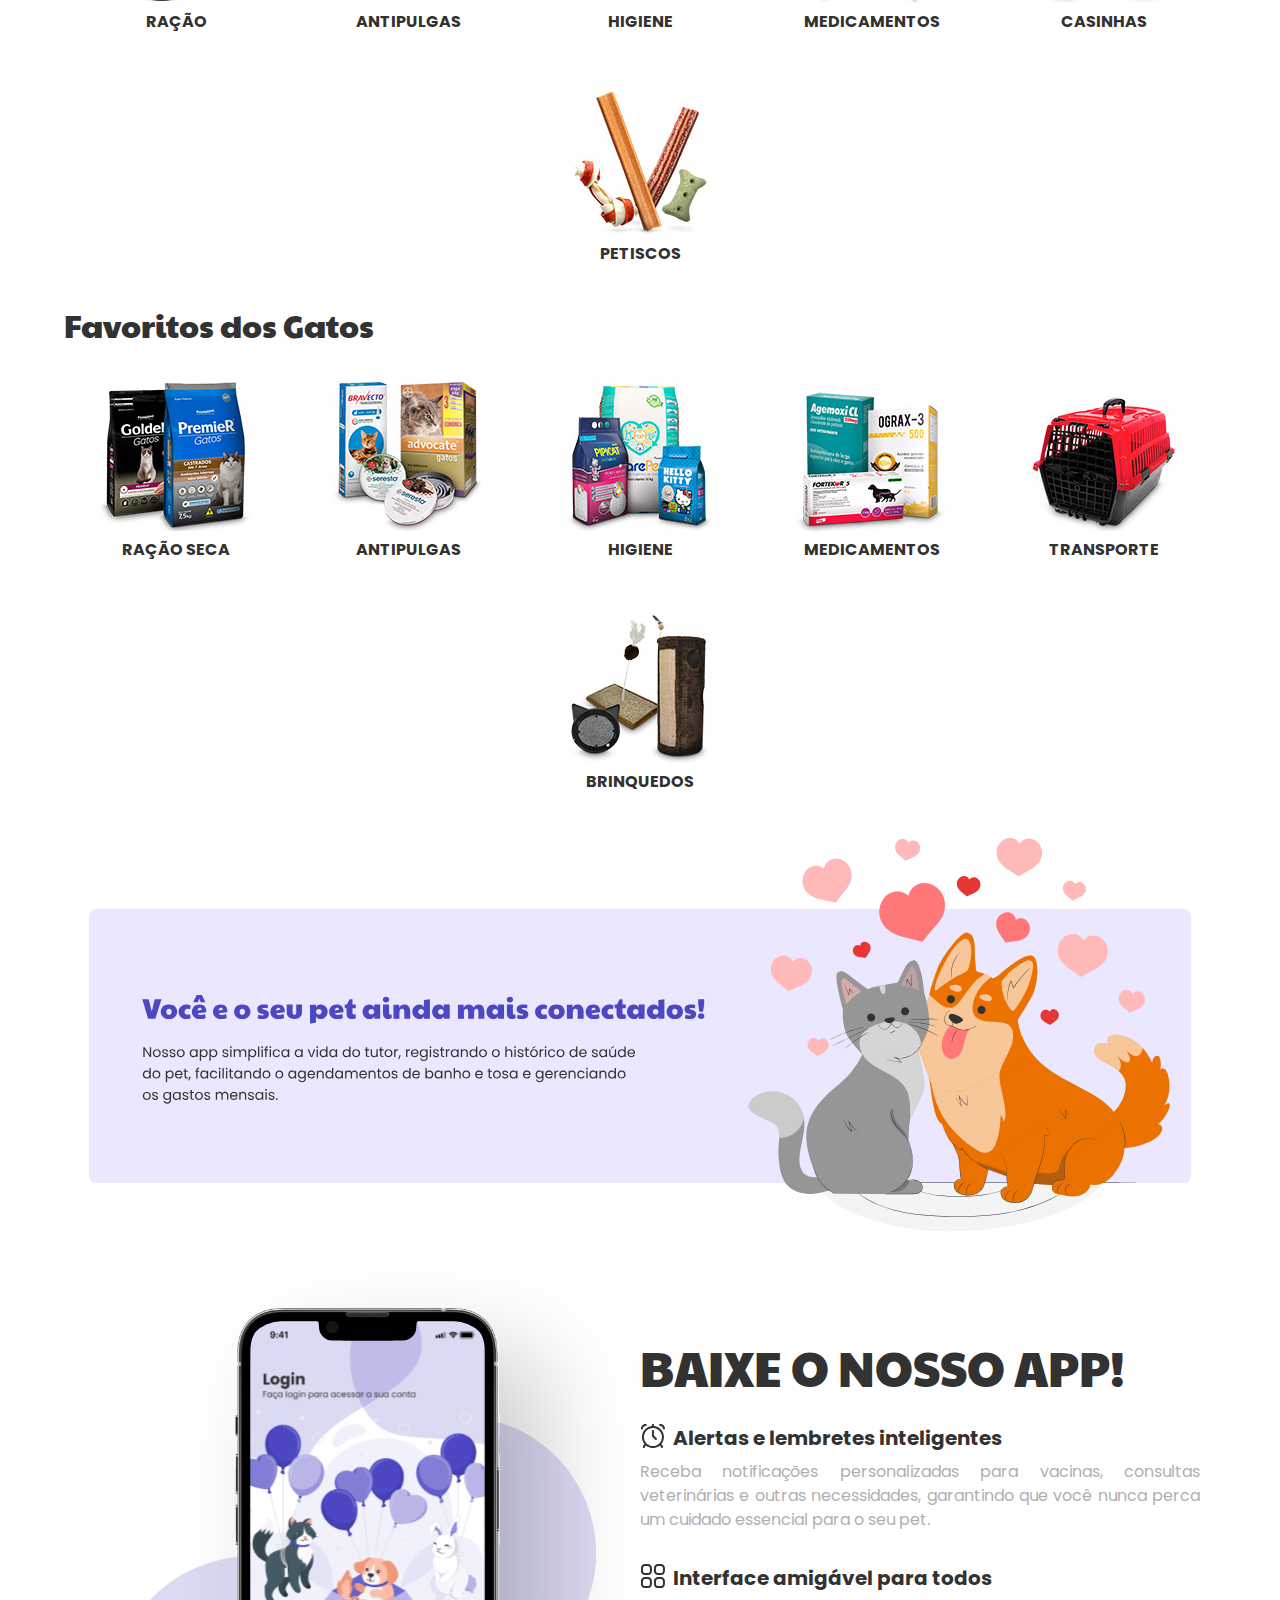
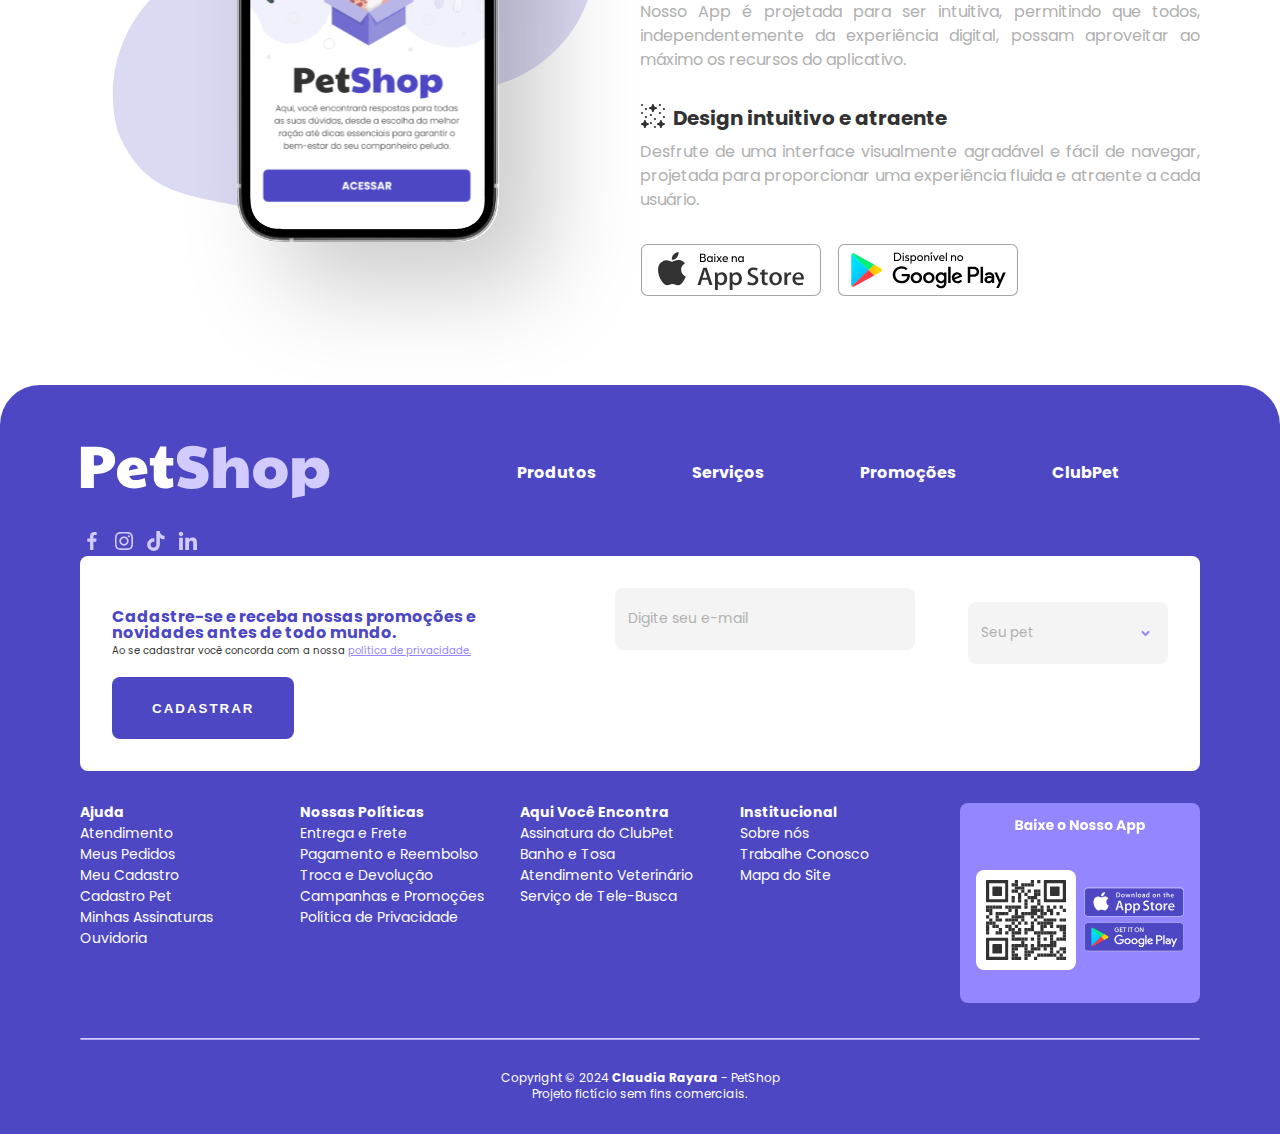
<file: home.html>
<!-- Escritório de Projetos Fase 02 -->
<!-- Aluna: Claudia Rayara -->

<!DOCTYPE html>
<html lang="pt-br">

<head>
    <meta charset="UTF-8">
    <meta name="viewport" content="width=device-width, initial-scale=1.0">
    <!-- Ícone que aparece na aba antes do título da página; -->
    <link rel="shortcut icon" href="./assets/Favicon.svg" type="image/x-icon">
    <title>PetShop - Claudia Rayara</title>

    <!-- Resetando os estilos pré-definidos; -->
    <link rel="stylesheet" href="/reset.css">

    <!-- CND do Swiper para o Carrossel; -->
    <link rel="stylesheet" href="https://cdn.jsdelivr.net/npm/swiper@11/swiper-bundle.min.css" />


    <!-- CDN CSS do Bootstrap -->
    <!-- <link href="https://cdn.jsdelivr.net/npm/bootstrap@5.3.3/dist/css/bootstrap.min.css" rel="stylesheet" integrity="sha384-QWTKZyjpPEjISv5WaRU9OFeRpok6YctnYmDr5pNlyT2bRjXh0JMhjY6hW+ALEwIH" crossorigin="anonymous"> -->

    <!-- Embed code do GoogleFonts das fontes usadas do projeto do Figma; -->
    <link rel="preconnect" href="https://fonts.googleapis.com">
    <link rel="preconnect" href="https://fonts.gstatic.com" crossorigin>
    <link
        href="https://fonts.googleapis.com/css2?family=Paytone+One&family=Poppins:wght@400;700&family=Titan+One&display=swap"
        rel="stylesheet">

    <!-- Estilização do meu projeto; -->
    <link rel="stylesheet" href="/style.css">
</head>

<body>

    <!-- Cabeçalho (header); -->
    <header class=cabecalho-menu>

        <div class="cabecalho">

            <!-- Logo do cabeçalho -->
            <div class="cabecalho-nav">
                <a href="home.html"><img src="./assets/Logo1.svg" alt="Logo da PetShop"></a>
            </div>

            <!-- Barra de busca -->
            <div class="cabecalho-nav">
                <form action="#" method="get">
                    <input type="search" name="q" placeholder="O que seu pet precisa?" class="campo-busca">
                </form>
            </div>

            <!-- Icones de Favorito e Carrinho -->
            <div class="cabecalho-nav">
                <a href="#" class="icone-nav">
                    <img src="./assets/Coração.svg" alt="Ícone de Favorito" style="width: 24px;">
                </a>
                <a href="#" class="icone-nav">
                    <img src="./assets/Carrinho.svg" alt="Ícone de Carrinho" style="width: 24px;">
                </a>
            </div>

            <!-- Perfil -->
            <div class="navbar">
                <div class="dropdown">
                    <img src="/assets/Avatar-ClaudiaRayara.svg" alt="Foto de um avatar feminino" style="width: 100%;">
                    <div class="dropdown-content">
                        <a href="error-perfil.html" target="_blank">Meus Pedidos</a>
                        <a href="error-perfil.html" target="_blank">Assinatura</a>
                        <a href="error-perfil.html" target="_blank">Meus Pets</a>
                        <a href="error-perfil.html" target="_blank">Meus Dados</a>
                        <a class="sair" href="index.html">Sair</a>
                    </div>
                </div>
            </div>

        </div>

        <!-- Menu de links para outras páginas -->
        <div class="menu">
            <ul class="menu-links">

                <li class="menu-item">
                    <div class="menu-item-a cinza">
                        <a href="produtos-perfil.html">Produtos</a>
                    </div>
                </li>

                <li class="menu-item">
                    <div class="menu-item-a cinza">
                        <a href="error-perfil.html">Serviços</a>
                    </div>
                </li>

                <li class="menu-item">
                    <div class="menu-item-a cinza">
                        <a href="error-perfil.html">Promoções</a>
                    </div>
                </li>

                <li class="menu-item">
                    <div class="menu-item-a cinza">
                        <a href="error-perfil.html">ClubPet</a>
                    </div>
                </li>

            </ul>
        </div>
    </header>

    <!-- Conteúdo da página  -->
    <main>
        <!-- Carrossel -->
        <section class="carrossel-banners">
            <div class="carrossel">
                <div class="carrossel_container">
                    <div class="swiper" id="carrossel">
                        <div class="swiper-wrapper">
                            <div class="swiper-slide"><img src="/assets/Banner1.svg" alt="Banner" style="width: 90%;">
                            </div>
                            <div class="swiper-slide"><img src="/assets/Banner2.svg" alt="Banner" style="width: 90%;">
                            </div>
                            <div class="swiper-slide"><img src="/assets/Banner3.svg" alt="Banner" style="width: 90%;">
                            </div>
                            <div class="swiper-slide"><img src="/assets/Banner4.svg" alt="Banner" style="width: 90%;">
                            </div>
                            <!-- Adicionar mais slides conforme necessário -->
                        </div>
                        <div class="swiper-pagination"></div>
                        <!-- Botões de navegação -->
                        <!-- <div class="swiper-button-prev"></div>
                         <div class="swiper-button-next"></div> -->
                    </div>
                </div>
            </div>
        </section>

        <!-- Links para navegação entre as páginas de: Produtos, Serviços, Promoções e ClubPet -->
        <section class="navegacao">

            <div class="botoes-servicos">

                <ul class="botao-links">

                    <li>
                        <div class="botao-links-div">
                            <a href="error-perfil.html" class="botao-links-a">
                                <button class="botao-item azul">Banho & Tosa</button>
                            </a>
                        </div>
                    </li>

                    <li>
                        <div class="botao-links-div">
                            <a href="error-perfil.html" class="botao-links-a">
                                <button class="botao-item verde">Veterinário</button>
                            </a>
                        </div>
                    </li>

                    <li>
                        <div class="botao-links-div">
                            <a href="error-perfil.html" class="botao-links-a">
                                <button class="botao-item rosa">Adestramento</button>
                            </a>
                        </div>
                    </li>

                    <li>
                        <div class="botao-links-div">
                            <a href="error-perfil.html" class="botao-links-a">
                                <button class="botao-item laranja">ClubPet</button>
                            </a>
                        </div>
                    </li>

                </ul>

            </div>

        </section>

        <!-- Botão informativos sobre: Tele-Busca, Veterinário, Adestramento e ClubPet -->
        <section class="informacoes-extras">

            <div class="informacoes">

                <ul class="botao-info">

                    <li>
                        <div class="botao-info-div">
                            <div class="icone-info">
                                <img src="/assets/Pata.svg" alt="Ícone de uma patinha de animal">
                            </div>
                            <div class="textolink-info">
                                <h3 class="pop-bold-20 roxo">Tele-Busca</h3>
                                <a class="pop-10 lilas" href="#">Saiba Mais</a>
                            </div>
                        </div>
                    </li>

                    <li>
                        <div class="botao-info-div">
                            <div class="icone-info">
                                <img src="/assets/Cartão.svg" alt="Ícone de um cartão de crédito">
                            </div>
                            <div class="textolink-info">
                                <h3 class="pop-bold-20 roxo">Até 10x Sem Juros</h3>
                                <a class="pop-10 lilas" href="#">Confira Regras</a>
                            </div>
                        </div>
                    </li>

                    <li>
                        <div class="botao-info-div">
                            <div class="icone-info">
                                <img src="/assets/Caminhão.svg" alt="Ícone de um caminhão de entrega">
                            </div>
                            <div class="textolink-info">
                                <h3 class="pop-bold-20 roxo">Frete Grátis</h3>
                                <a class="pop-10 lilas" href="#">Confira Regras</a>
                            </div>
                        </div>
                    </li>

                </ul>

            </div>

        </section>

        <!-- Títulos de destaque -->
        <section class="titulos-pagina">
            <h2 class="pay-32 titulo">Produtos Recomendados</h2>
        </section>

        <!-- Car dos Produtos Recomendados -->
        <section class="produto">

            <div class="card-produto">

                <div class="img-produto">
                    <img src="/assets/RaçãoGato1.svg"
                        alt="Ração Whiskas para Gatos Filhotes Sabor Carne e Leite - 500g">
                    <img src="/assets/Coração.svg" alt="Ícone de coração para adicionar aos favoritos"
                        style="width: 24px;">
                </div>

                <div class="descricao-produto">
                    <p>Ração Whiskas para Gatos Filhotes Sabor Carne e Leite - 500g</p>
                </div>

                <div class="descricao-valor">
                    <p class="pop-bold-20">R$20,90</p>
                    <!-- <p class="pop-bold-10 descricao-ou">ou em até</p> 
                    <p class="pop-bold-20"> 3x de R$0,00</p> -->
                </div>

                <div class="descricao-valorclub">
                    <div class="valorclub">
                        <div class="club-img">
                            <img src="/assets/Brilho.svg" alt="Ícone de estrelas brilhando">
                        </div>
                        <div class="preco-club">
                            <p class="pop-bold-20 roxo">R$18,80</p>
                            <!-- <p class="pop-bold-10 roxo descricao-ou">ou em até</p>
                            <p class="pop-bold-20 roxo"> 3x de R$0,00</p> -->
                        </div>
                    </div>
                    <p class="pop-10 roxo">Para assinantes do ClubPet</p>
                </div>

                <div class="card-botao">
                    <button class="pop-bold-20 card-botao-add"><a href="#">Ver Produto</a></button>
                    <a href="#"><a href="#"><img src="/assets/Carrinho.svg" alt="Ícone de carrinho de compra"></a></a>
                </div>
            </div>

            <div class="card-produto">

                <div class="img-produto">
                    <img src="/assets/RaçãoCachorro1.svg"
                        alt="Ração Pedigree para Cães Adultos de Grande Porte - 10,1kg">
                    <img src="/assets/Coração.svg" alt="Ícone de coração para adicionar aos favoritos"
                        style="width: 24px;">
                </div>

                <div class="descricao-produto">
                    <p>Ração Pedigree para Cães Adultos de Grande Porte - 10,1kg</p>
                </div>

                <div class="descricao-valor">
                    <p class="pop-bold-20">R$160,90</p>
                    <p class="pop-bold-10 descricao-ou">ou em até</p>
                    <p class="pop-bold-20">3x de R$53,63</p>
                </div>

                <div class="descricao-valorclub">
                    <div class="valorclub">
                        <div class="club-img">
                            <img src="/assets/Brilho.svg" alt="Ícone de estrelas brilhando">
                        </div>
                        <div class="preco-club">
                            <p class="pop-bold-20 roxo">R$120,68</p>
                            <p class="pop-bold-10 roxo descricao-ou">ou em até</p>
                            <p class="pop-bold-20 roxo">3x de R$40,23</p>
                        </div>
                    </div>
                    <p class="pop-10 roxo">Para assinantes do ClubPet</p>
                </div>

                <div class="card-botao">
                    <button class="pop-bold-20 card-botao-add"><a href="#">Ver Produto</a></button>
                    <a href="#"><img src="/assets/Carrinho.svg" alt="Ícone de carrinho de compra"></a>
                </div>
            </div>

            <div class="card-produto">

                <div class="img-produto">
                    <img src="/assets/RaçãoGato2.svg" alt="Ração Whiskas para Gatos Adultos Sabor Frango e Leite - 3kg">
                    <img src="/assets/Coração.svg" alt="Ícone de coração para adicionar aos favoritos"
                        style="width: 24px;">
                </div>

                <div class="descricao-produto">
                    <p>Ração Whiskas para Gatos Adultos Sabor Frango e Leite - 3kg</p>
                </div>

                <div class="descricao-valor">
                    <p class="pop-bold-20">R$60,90</p>
                    <p class="pop-bold-10 descricao-ou">ou em até</p>
                    <p class="pop-bold-20">3x de R$20,30</p>
                </div>

                <div class="descricao-valorclub">
                    <div class="valorclub">
                        <div class="club-img">
                            <img src="/assets/Brilho.svg" alt="Ícone de estrelas brilhando">
                        </div>
                        <div class="preco-club">
                            <p class="pop-bold-20 roxo">R$54,80</p>
                            <p class="pop-bold-10 roxo descricao-ou">ou em até</p>
                            <p class="pop-bold-20 roxo">3x de R$18,27</p>
                        </div>
                    </div>
                    <p class="pop-10 roxo">Para assinantes do ClubPet</p>
                </div>

                <div class="card-botao">
                    <button class="pop-bold-20 card-botao-add"><a href="#">Ver Produto</a></button>
                    <a href="#"><img src="/assets/Carrinho.svg" alt="Ícone de carrinho de compra"></a>
                </div>
            </div>

            <div class="card-produto">

                <div class="img-produto">
                    <img src="/assets/RaçãoCachorro2.svg"
                        alt="Ração Úmida Pedigree para Cães Filhotes Sabor Carne - 100g">
                    <img src="/assets/Coração.svg" alt="Ícone de coração para adicionar aos favoritos"
                        style="width: 24px;">
                </div>

                <div class="descricao-produto">
                    <p>Ração Úmida Pedigree para Cães Filhotes Sabor Carne - 100g</p>
                </div>

                <div class="descricao-valor">
                    <p class="pop-bold-20">R$5,90</p>
                    <!-- <p class="pop-bold-10 descricao-ou">ou em até</p> 
                    <p class="pop-bold-20"> 3x de R$0,00</p> -->
                </div>

                <div class="descricao-valorclub">
                    <div class="valorclub">
                        <div class="club-img">
                            <img src="/assets/Brilho.svg" alt="Ícone de estrelas brilhando">
                        </div>
                        <div class="preco-club">
                            <p class="pop-bold-20 roxo">R$4,72</p>
                            <!-- <p class="pop-bold-10 roxo descricao-ou">ou em até</p>
                            <p class="pop-bold-20 roxo"> 3x de R$0,00</p> -->
                        </div>
                    </div>
                    <p class="pop-10 roxo">Para assinantes do ClubPet</p>
                </div>

                <div class="card-botao">
                    <button class="pop-bold-20 card-botao-add"><a href="#">Ver Produto</a></button>
                    <a href="#"><img src="/assets/Carrinho.svg" alt="Ícone de carrinho de compra"></a>
                </div>
            </div>

            <div class="card-produto">

                <div class="img-produto">
                    <img src="/assets/RaçãoGato3.svg"
                        alt="Ração Úmida Whiskas Sachê para Gatos Adultos Sabor Peixe - 85g">
                    <img src="/assets/Coração.svg" alt="Ícone de coração para adicionar aos favoritos"
                        style="width: 24px;">
                </div>

                <div class="descricao-produto">
                    <p>Ração Úmida Whiskas Sachê para Gatos Adultos Sabor Peixe - 85g</p>
                </div>

                <div class="descricao-valor">
                    <p class="pop-bold-20">R$3,50</p>
                    <!-- <p class="pop-bold-10 descricao-ou">ou em até</p> 
                    <p class="pop-bold-20">3x de R$0,00</p> -->
                </div>

                <div class="descricao-valorclub">
                    <div class="valorclub">
                        <div class="club-img">
                            <img src="/assets/Brilho.svg" alt="Ícone de estrelas brilhando">
                        </div>
                        <div class="preco-club">
                            <p class="pop-bold-20 roxo">R$2,80</p>
                            <!-- <p class="pop-bold-10 roxo descricao-ou">ou em até</p>
                            <p class="pop-bold-20 roxo"> 3x de R$0,00</p> -->
                        </div>
                    </div>
                    <p class="pop-10 roxo">Para assinantes do ClubPet</p>
                </div>

                <div class="card-botao">
                    <button class="pop-bold-20 card-botao-add"><a href="#">Ver Produto</a></button>
                    <a href="#"><img src="/assets/Carrinho.svg" alt="Ícone de carrinho de compra"></a>
                </div>
            </div>

            <div class="card-produto">

                <div class="img-produto">
                    <img src="/assets/RaçãoCachorro3.svg"
                        alt="Ração Úmida Pedigree para Cães Adultos Sabor Frango - 100g">
                    <img src="/assets/Coração.svg" alt="Ícone de coração para adicionar aos favoritos"
                        style="width: 24px;">
                </div>

                <div class="descricao-produto">
                    <p>Ração Úmida Pedigree para Cães Adultos Sabor Frango - 100g</p>
                </div>

                <div class="descricao-valor">
                    <p class="pop-bold-20">R$5,90</p>
                    <!-- <p class="pop-bold-10 descricao-ou">ou em até</p> 
                    <p class="pop-bold-20"> 3x de R$0,00</p> -->
                </div>

                <div class="descricao-valorclub">
                    <div class="valorclub">
                        <div class="club-img">
                            <img src="/assets/Brilho.svg" alt="Ícone de estrelas brilhando">
                        </div>
                        <div class="preco-club">
                            <p class="pop-bold-20 roxo">R$4,72</p>
                            <!-- <p class="pop-bold-10 roxo descricao-ou">ou em até</p>
                            <p class="pop-bold-20 roxo"> 3x de R$0,00</p> -->
                        </div>
                    </div>
                    <p class="pop-10 roxo">Para assinantes do ClubPet</p>
                </div>

                <div class="card-botao">
                    <button class="pop-bold-20 card-botao-add"><a href="#">Ver Produto</a></button>
                    <a href="#"><img src="/assets/Carrinho.svg" alt="Ícone de carrinho de compra"></a>
                </div>
            </div>

        </section>

        <!-- Card de imagens de Favoritos dos Cachorros e Gatos -->
        <section class="cardimg-favoritos">

            <div class="titulos-pagina">
                <h2 class="pay-32 titulo">Favoritos dos Cachorros</h2>
            </div>

            <div class="favoritos">

                <div class="favoritos-div">
                    <a href="#">
                        <div class="fav-img">
                            <img src="/assets/FavDog1.svg" alt="Imagens de pacotes de ração para cachorro">
                        </div>
                    </a>
                    <div class="fav-div">
                        <h3 class="pop-bold-16">Ração</h3>
                    </div>
                </div>

                <div class="favoritos-div">
                    <a href="#">
                        <div class="fav-img">
                            <img src="/assets/FavDog2.svg" alt="Imagens de remédios para pulgas utilizados em cachorro">
                        </div>
                    </a>
                    <div class="fav-div">
                        <h3 class="pop-bold-16">Antipulgas</h3>
                    </div>
                </div>

                <div class="favoritos-div">
                    <a href="#">
                        <div class="fav-img">
                            <img src="/assets/FavDog3.svg" alt="Imagens de tapedes higiênicos para cachorro">
                        </div>
                    </a>
                    <div class="fav-div">
                        <h3 class="pop-bold-16">Higiene</h3>
                    </div>
                </div>

                <div class="favoritos-div">
                    <a href="#">
                        <div class="fav-img">
                            <img src="/assets/FavDog4.svg" alt="Imagens de diversos tipos de medicamentos para cachorros">
                        </div>
                    </a>
                    <div class="fav-div">
                        <h3 class="pop-bold-16">Medicamentos</h3>
                    </div>
                </div>

                <div class="favoritos-div">
                    <a href="#">
                        <div class="fav-img">
                            <img src="/assets/FavDog5.svg" alt="Imagem de uma casinha de plástico para cachorro">
                        </div>
                    </a>
                    <div class="fav-div">
                        <h3 class="pop-bold-16">Casinhas</h3>
                    </div>
                </div>

                <div class="favoritos-div">
                    <a href="#">
                        <div class="fav-img">
                        <img src="/assets/FavDog6.svg" alt="Imagens de petiscos para cachorro">
                    </div>    
                    </a>
                    <div class="fav-div">
                        <h3 class="pop-bold-16">Petiscos</h3>
                    </div>
                </div>

            </div>

            <div>
                <h2 class="pay-32 titulo">Favoritos dos Gatos</h2>
            </div>

            <div class="favoritos">

                <div class="favoritos-div">
                    <a href="#">
                        <div class="fav-img">
                        <img src="/assets/FavCat1.svg" alt="Imagens de pacotes de ração seca para gatos">
                    </div>    
                    </a>
                    <div class="fav-div">
                        <h3 class="pop-bold-16">Ração Seca</h3>
                    </div>
                </div>

                <div class="favoritos-div">
                    <a href="#">
                        <div class="fav-img">
                        <img src="/assets/FavCat2.svg" alt="Imagens de remédios para pulgas utilizados em gatos">
                    </div>    
                    </a>
                    <div class="fav-div">
                        <h3 class="pop-bold-16">Antipulgas</h3>
                    </div>
                </div>

                <div class="favoritos-div">
                    <a href="#">
                        <div class="fav-img">
                        <img src="/assets/FavCat3.svg" alt="Imagens de areias e granulados higiênicos para gatos">
                    </div>    
                    </a>
                    <div class="fav-div">
                        <h3 class="pop-bold-16">Higiene</h3>
                    </div>
                </div>

                <div class="favoritos-div">
                    <a href="#">
                        <div class="fav-img">
                        <img src="/assets/FavCat4.svg" alt="Imagens de diversos tipos de medicamentos para gatos">
                    </div>    
                    </a>
                    <div class="fav-div">
                        <h3 class="pop-bold-16">Medicamentos</h3>
                    </div>
                </div>

                <div class="favoritos-div">
                    <a href="#">
                        <div class="fav-img">
                        <img src="/assets/FavCat5.svg" alt="Imagem de uma caixa de plástico para transporte de animal">
                    </div>    
                    </a>
                    <div class="fav-div">
                        <h3 class="pop-bold-16">Transporte</h3>
                    </div>
                </div>

                <div class="favoritos-div">
                    <a href="#">
                        <div class="fav-img">
                        <img src="/assets/FavCat6.svg" alt="Imagens de diversos brinquedos para gatos">
                    </div>    
                    </a>
                    <div class="fav-div">
                        <h3 class="pop-bold-16">Brinquedos</h3>
                    </div>
                </div>

            </div>
        </section>

        <!-- Banner com informativos sobre o Aplicativo -->
        <section class="banner">
            <div class="banner-img">
                <img src="/assets/ImgHome.svg" alt="Banner explicativo sobre aplicativo disponível para download do PetShot com um desenho de gato e cachorro juntos" style="width: 100%;">
            </div>
        </section>

        <!-- Sessão com informativo sobre o Aplicativo -->
        <section class="app">
            <div class="img-app">
                <img src="/assets/ImgApp.svg" alt="Imagem reproduzinho a tela de celular com uma imagem reproduzindo uma página de login para o aplicativo PetShop" style="width: 100%;">
            </div>
            <div class="descricao-app">
                <h2 class="pay-48">BAIXE O NOSSO APP!</h2>
                <ul>

                    <li class="li-app">
                        <div class="div-app">
                            <div class="icon-app">
                                <img src="/assets/Clock.svg" alt="Ícone de um relógio">
                            </div>
                            <div class="titulo-app">
                                <h3 class="pop-bold-20">Alertas e lembretes inteligentes</h3>
                            </div>
                        </div>
                        <div class="info-app">
                            <p class="paragrafo cinzinha">Receba notificações personalizadas para vacinas, consultas
                                veterinárias e outras necessidades, garantindo que você nunca perca um cuidado essencial
                                para o seu pet.</p>
                        </div>
                    </li>

                    <li class="li-app">
                        <div class="div-app">
                            <div class="icon-app">
                                <img src="/assets/Apps.svg" alt="Ícone para acessar aplicativos">
                            </div>
                            <div class="titulo-app">
                                <h3 class="pop-bold-20">Interface amigável para todos</h3>
                            </div>
                        </div>
                        <div class="info-app">
                            <p class="paragrafo cinzinha">Nosso App é projetada para ser intuitiva, permitindo que
                                todos, independentemente da experiência digital, possam aproveitar ao máximo os recursos
                                do aplicativo.</p>
                        </div>
                    </li>

                    <li class="li-app">
                        <div class="div-app">
                            <div class="icon-app">
                                <img src="/assets/Confeti.svg" alt="Ícones de estrelas e brilhos em confeti">
                            </div>
                            <div class="titulo-app">
                                <h3 class="pop-bold-20">Design intuitivo e atraente</h3>
                            </div>
                        </div>
                        <div class="info-app">
                            <p class="paragrafo cinzinha">Desfrute de uma interface visualmente agradável e fácil de
                                navegar, projetada para proporcionar uma experiência fluida e atraente a cada usuário.
                            </p>
                        </div>

                        <div class="download-app">
                            <div class="download-icon">
                                <img src="/assets/AppStore.svg" alt="Botão da App Store">
                            </div>
                            <div class="download-icon">
                                <img src="/assets/GooglePlay.svg" alt="Botão do Google Play">
                            </div>
                        </div>
                    </li>

                </ul>
            </div>
        </section>

    </main>

    <!-- Rodapé -->
    <footer class="rodape">

        <!-- Sessão superior com logo, links e rede social -->
        <div class="cabecalho-links-icons">

            <div class="logo">
                <img src="/assets/Logo2.svg" alt="Logo da PetShop">
            </div>

            <div class="linksmenu">
                <ul class="menu-links">

                    <li class="menu-item-rodape">
                        <div class="menu-item-a branco">
                            <a href="error-perfil.html">Produtos</a>
                        </div>
                    </li>

                    <li class="menu-item-rodape">
                        <div class="menu-item-a branco">
                            <a href="error-perfil.html">Serviços</a>
                        </div>
                    </li>

                    <li class="menu-item-rodape">
                        <div class="menu-item-a branco">
                            <a href="error-perfil.html">Promoções</a>
                        </div>
                    </li>

                    <li class="menu-item-rodape">
                        <div class="menu-item-a branco">
                            <a href="error-perfil.html">ClubPet</a>
                        </div>
                    </li>

                </ul>
            </div>

            <div class="redes-social">
                <div class="icon-social">
                    <a href="https://github.com/claudiarayara" target="_blank"><img src="/assets/Facebook.svg" alt="Ícone do Facebook"></a>
                </div>
                <div class="icon-social">
                    <a href="https://github.com/claudiarayara" target="_blank"><img src="/assets/Instagram.svg" alt="Ícone do Instagram"></a>
                </div>
                <div class="icon-social">
                    <a href="https://github.com/claudiarayara" target="_blank"><img src="/assets/TikTok.svg" alt="Ícone do TikTok"></a>
                </div>
                <div class="icon-social">
                    <a href="https://www.linkedin.com/in/claudiarayara/" target="_blank"><img src="/assets/LinkedIn.svg" alt="Ícone do LinkedIn"></a>
                </div>
            </div>

        </div>

        <!-- Campo para cadastro de e-mail (newsletter) -->
        <div class="cabecalho-newsletter">
            <div class="cadastre">
                <h2 class="pop-bold-16 roxo">Cadastre-se e receba nossas promoções e novidades antes de todo mundo.</h2>
                <p class="pop-10 cinza">Ao se cadastrar você concorda com a nossa <a class="lilas" href="#">política de
                        privacidade.</a></p>
            </div>
            <div>
                <div class="email-newsletter">
                    <!-- Campo E-mail -->
                    <input type="email" id="email" name="email" placeholder="Digite seu e-mail" required>
                </div>
            </div>
            <div>
                <div class="selecionar-pet ls-custom-select">
                    <select id="tipo-animal" name="tipo-animal">
                        <option value="" disabled selected>Seu pet</option>
                        <option value="Cachorro">Cachorro</option>
                        <option value="Gato">Gato</option>
                        <option value="Roedor">Roedor</option>
                        <option value="Pássaro">Pássaro</option>
                        <option value="Peixe">Peixe</option>
                        <option value="Outros Pets">Outros Pets</option>
                    </select>
                </div>
            </div>
            <div>
                <div class="botao-cadastrar">
                    <button class="botao">Cadastrar</button>
                </div>
            </div>
        </div>

        <div class="mapa-site">
            <div class="mapa-site-links">
                <h3 class="pop-bold-14">Ajuda</h3>
                <ul>
                    <li class="lista-links pop-14">
                        <a class="" href="error-perfil.html">Atendimento</a>
                    </li>

                    <li class="lista-links pop-14">
                        <a class="" href="error-perfil.html">Meus Pedidos</a>
                    </li>

                    <li class="lista-links pop-14">
                        <a class="" href="error-perfil.html">Meu Cadastro</a>
                    </li>

                    <li class="lista-links pop-14">
                        <a class="" href="error-perfil.html">Cadastro Pet</a>
                    </li>

                    <li class="lista-links pop-14">
                        <a class="" href="error-perfil.html">Minhas Assinaturas</a>
                    </li>

                    <li class="lista-links pop-14">
                        <a class="" href="error-perfil.html">Ouvidoria</a>
                    </li>

                </ul>
            </div>

            <div class="mapa-site-links">
                <h3 class="pop-bold-14">Nossas Políticas</h3>
                <ul>
                    <li class="lista-links pop-14">
                        <a class="" href="error-perfil.html">Entrega e Frete</a>
                    </li>

                    <li class="lista-links pop-14">
                        <a class="" href="error-perfil.html">Pagamento e Reembolso</a>
                    </li>

                    <li class="lista-links pop-14">
                        <a class="" href="error-perfil.html">Troca e Devolução</a>
                    </li>

                    <li class="lista-links pop-14">
                        <a class="" href="error-perfil.html">Campanhas e Promoções</a>
                    </li>

                    <li class="lista-links pop-14">
                        <a class="" href="error-perfil.html">Política de Privacidade</a>
                    </li>
                </ul>
            </div>

            <div class="mapa-site-links">
                <h3 class="pop-bold-14">Aqui Você Encontra</h3>
                <ul>
                    <li class="lista-links pop-14">
                        <a class="" href="error-perfil.html">Assinatura do ClubPet</a>
                    </li>

                    <li class="lista-links pop-14">
                        <a class="" href="error-perfil.html">Banho e Tosa</a>
                    </li>

                    <li class="lista-links pop-14">
                        <a class="" href="error-perfil.html">Atendimento Veterinário</a>
                    </li>

                    <li class="lista-links pop-14">
                        <a class="" href="error-perfil.html">Serviço de Tele-Busca</a>
                    </li>
                </ul>
            </div>

            <div class="mapa-site-links">
                <h3 class="pop-bold-14">Institucional</h3>
                <ul>
                    <li class="lista-links pop-14">
                        <a class="" href="error-perfil.html">Sobre nós</a>
                    </li>

                    <li class="lista-links pop-14">
                        <a class="" href="error-perfil.html">Trabalhe Conosco</a>
                    </li>

                    <li class="lista-links pop-14">
                        <a class="" href="#">Mapa do Site</a>
                    </li>
                </ul>
            </div>

            <div class="qr-code">
                <img src="/assets/QRCode.svg" alt="Imagem de um QR-Code e botões da AppStore e GooglePlay para download do aplicativo">
            </div>
        </div>

        <div class="divisor">
            <img src="/assets/Divisor.svg" alt="Imagem de uma linha divisora" style="width: 100%;">
        </div>

        <div class="copyright">
            <p>Copyright &#169; 2024 <strong>Claudia Rayara</strong> - PetShop</p>
            <p>Projeto fictício sem fins comerciais.</p>

        </div>

    </footer>

    <!-- JavaScript -->
    <script src="main.js"></script>
    <!-- CND JD do Swiper para o Carrossel; -->
    <script src="https://cdn.jsdelivr.net/npm/swiper@11/swiper-bundle.min.js"></script>
    <!-- CDN JS do Bootstrap -->
    <!-- <script src="https://cdn.jsdelivr.net/npm/bootstrap@5.3.3/dist/js/bootstrap.bundle.min.js" integrity="sha384-YvpcrYf0tY3lHB60NNkmXc5s9fDVZLESaAA55NDzOxhy9GkcIdslK1eN7N6jIeHz" crossorigin="anonymous"></script> -->
</body>

</html>
</file>
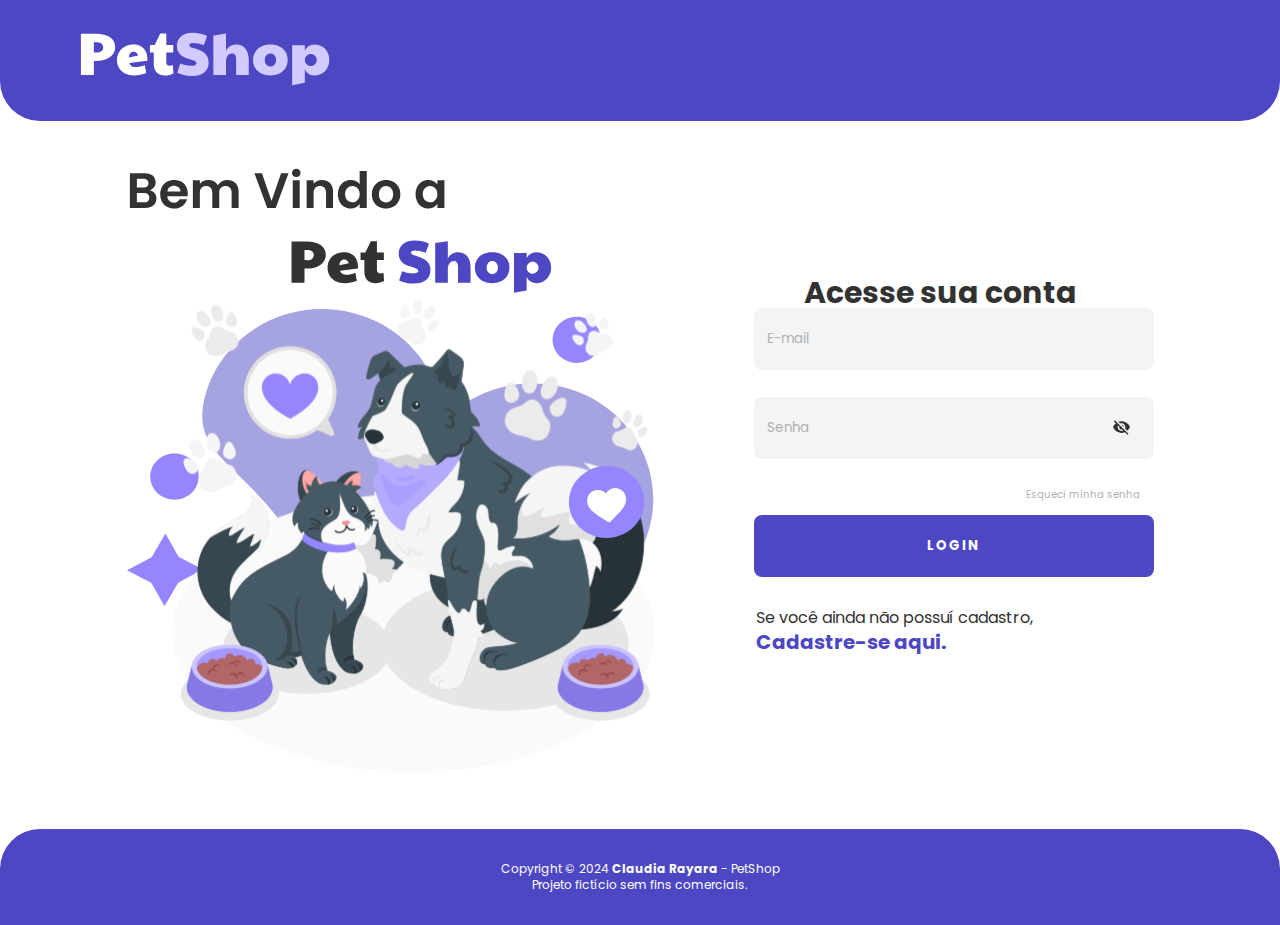
<file: login.html>
<!-- Escritório de Projetos Fase 02 -->
<!-- Aluna: Claudia Rayara -->

<!DOCTYPE html>
<html lang="pt-br">

<head>
    <meta charset="UTF-8">
    <meta name="viewport" content="width=device-width, initial-scale=1.0">
    <!-- Ícone que aparece na aba antes do título da página; -->
    <link rel="shortcut icon" href="./assets/Favicon.svg" type="image/x-icon">
    <title>PetShop - Claudia Rayara</title>

    <!-- Resetando os estilos pré-definidos; -->
    <link rel="stylesheet" href="/reset.css">

    <!-- CND do Swiper para o Carrossel; -->
    <link rel="stylesheet" href="https://cdn.jsdelivr.net/npm/swiper@11/swiper-bundle.min.css" />


    <!-- CDN CSS do Bootstrap -->
    <!-- <link href="https://cdn.jsdelivr.net/npm/bootstrap@5.3.3/dist/css/bootstrap.min.css" rel="stylesheet" integrity="sha384-QWTKZyjpPEjISv5WaRU9OFeRpok6YctnYmDr5pNlyT2bRjXh0JMhjY6hW+ALEwIH" crossorigin="anonymous"> -->

    <!-- Embed code do GoogleFonts das fontes usadas do projeto do Figma; -->
    <link rel="preconnect" href="https://fonts.googleapis.com">
    <link rel="preconnect" href="https://fonts.gstatic.com" crossorigin>
    <link
        href="https://fonts.googleapis.com/css2?family=Paytone+One&family=Poppins:wght@400;700&family=Titan+One&display=swap"
        rel="stylesheet">

    <!-- Estilização do meu projeto; -->
    <link rel="stylesheet" href="/style.css">
</head>

<body>
    <header class="cabecalho-menu">
        <div class="cabecalho-login">
            <a href="index.html">
                <img src="/assets/Logo2.svg" alt="Logo da PetShop">
            </a>
        </div>
    </header>

    <main>
        <div class="tela-login">
            <div class="login-img">
                <img src="/assets/ImgLogin.svg" alt="Imagem de um gato e um cachorro juntos">
            </div>
            <div class="acessar-conta">
                <h2 class="pop-bold-30">Acesse sua conta</h2>
                <div class="login-container">
                    <form action="#" method="post">
                        <input type="email" id="email" name="email" placeholder="E-mail" required>
                        <input type="password" id="password" name="password" placeholder="Senha" required>
                        <div class="esqueci-senha">
                            <a class="pop-10 cinzinha" href="">Esqueci minha senha</a>
                        </div>
                        <button type="button" class="login-btn" onclick="window.location.href='home.html';">LOGIN</button>
                    </form>
                </div>
                <div class="cadastro">
                    <h2>Se você ainda não possuí cadastro,<br>
                        <a class="pop-bold-20" href="cadastro.html">Cadastre-se aqui.</a>
                    </h2>
                </div>
            </div>
        </div>
    </main>


    <!-- Rodapé -->
    <footer class="rodape">

        <div class="copyright">
            <p>Copyright &#169; 2024 <strong>Claudia Rayara</strong> - PetShop</p>
            <p>Projeto fictício sem fins comerciais.</p>

        </div>

    </footer>

    <!-- JavaScript -->
    <script src="main.js"></script>
    <!-- CND JD do Swiper para o Carrossel; -->
    <script src="https://cdn.jsdelivr.net/npm/swiper@11/swiper-bundle.min.js"></script>
    <!-- CDN JS do Bootstrap -->
    <!-- <script src="https://cdn.jsdelivr.net/npm/bootstrap@5.3.3/dist/js/bootstrap.bundle.min.js" integrity="sha384-YvpcrYf0tY3lHB60NNkmXc5s9fDVZLESaAA55NDzOxhy9GkcIdslK1eN7N6jIeHz" crossorigin="anonymous"></script> -->
</body>

</html>
</file>
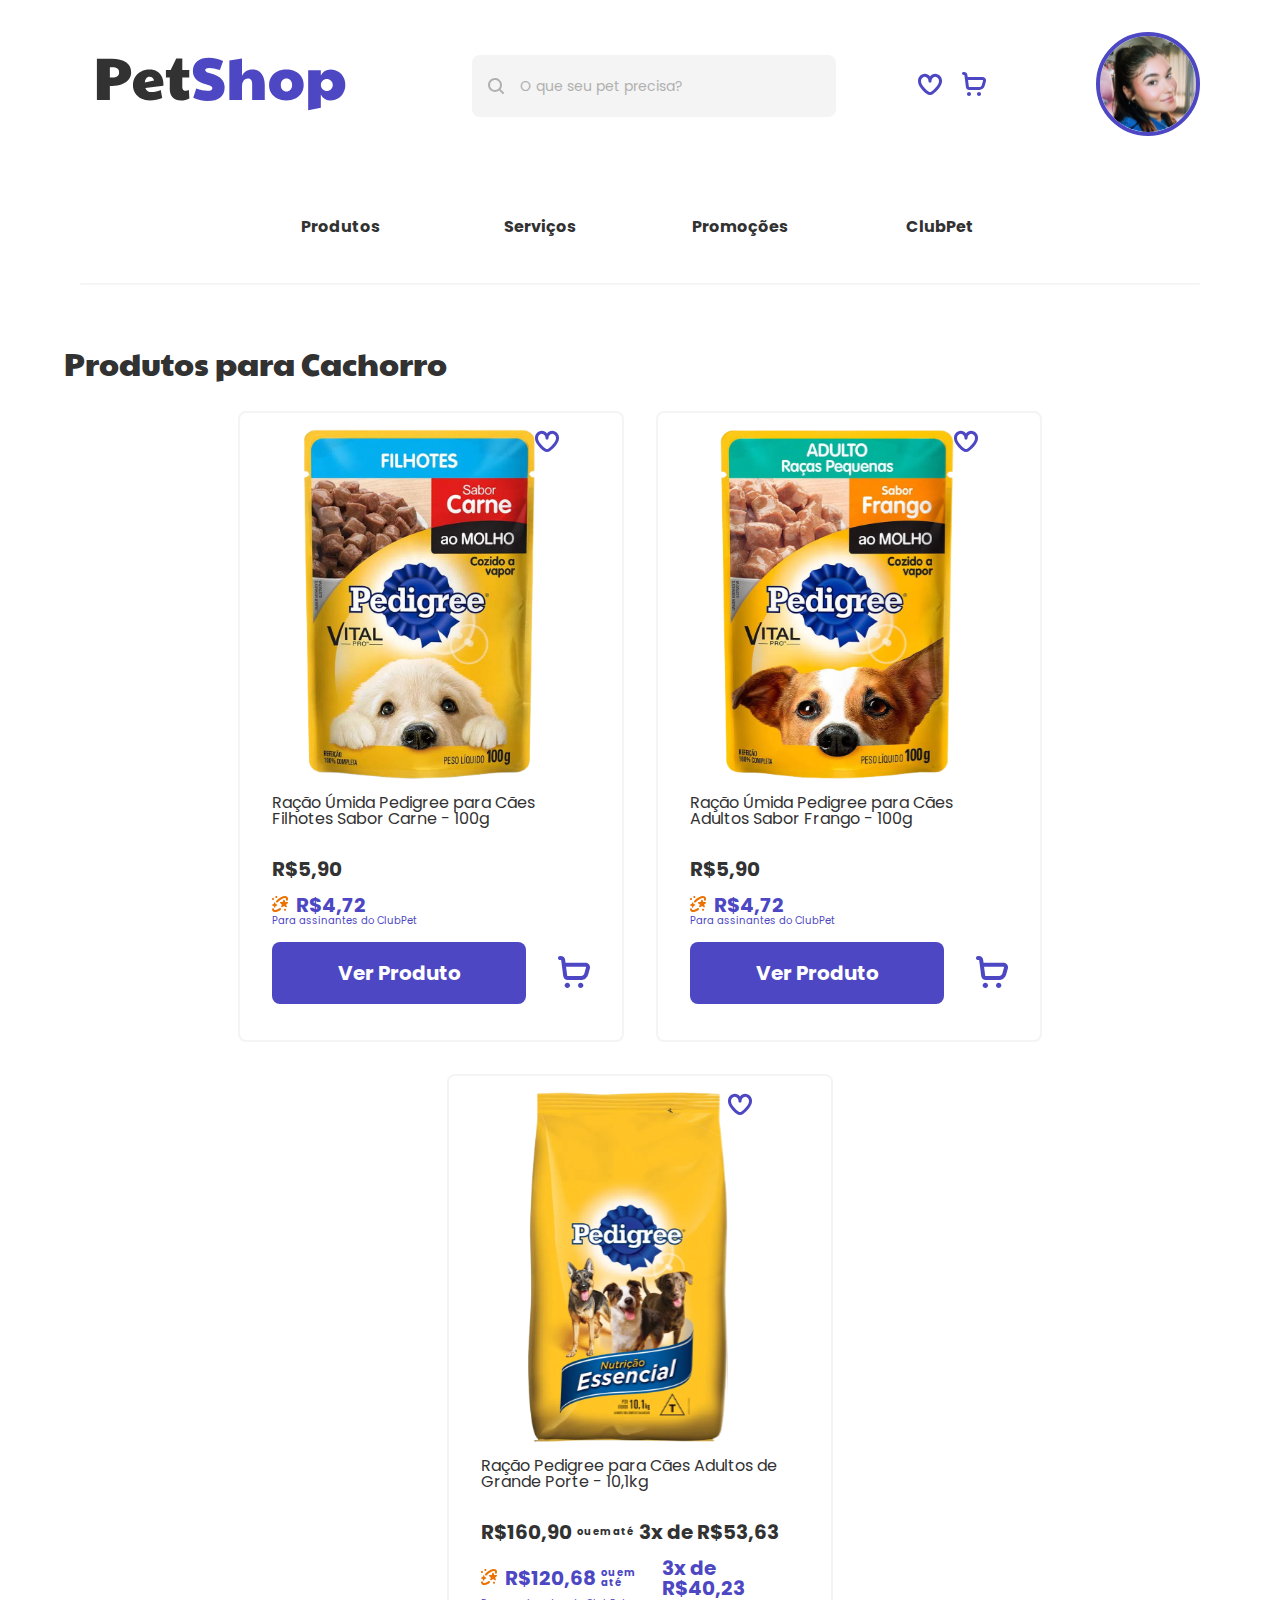
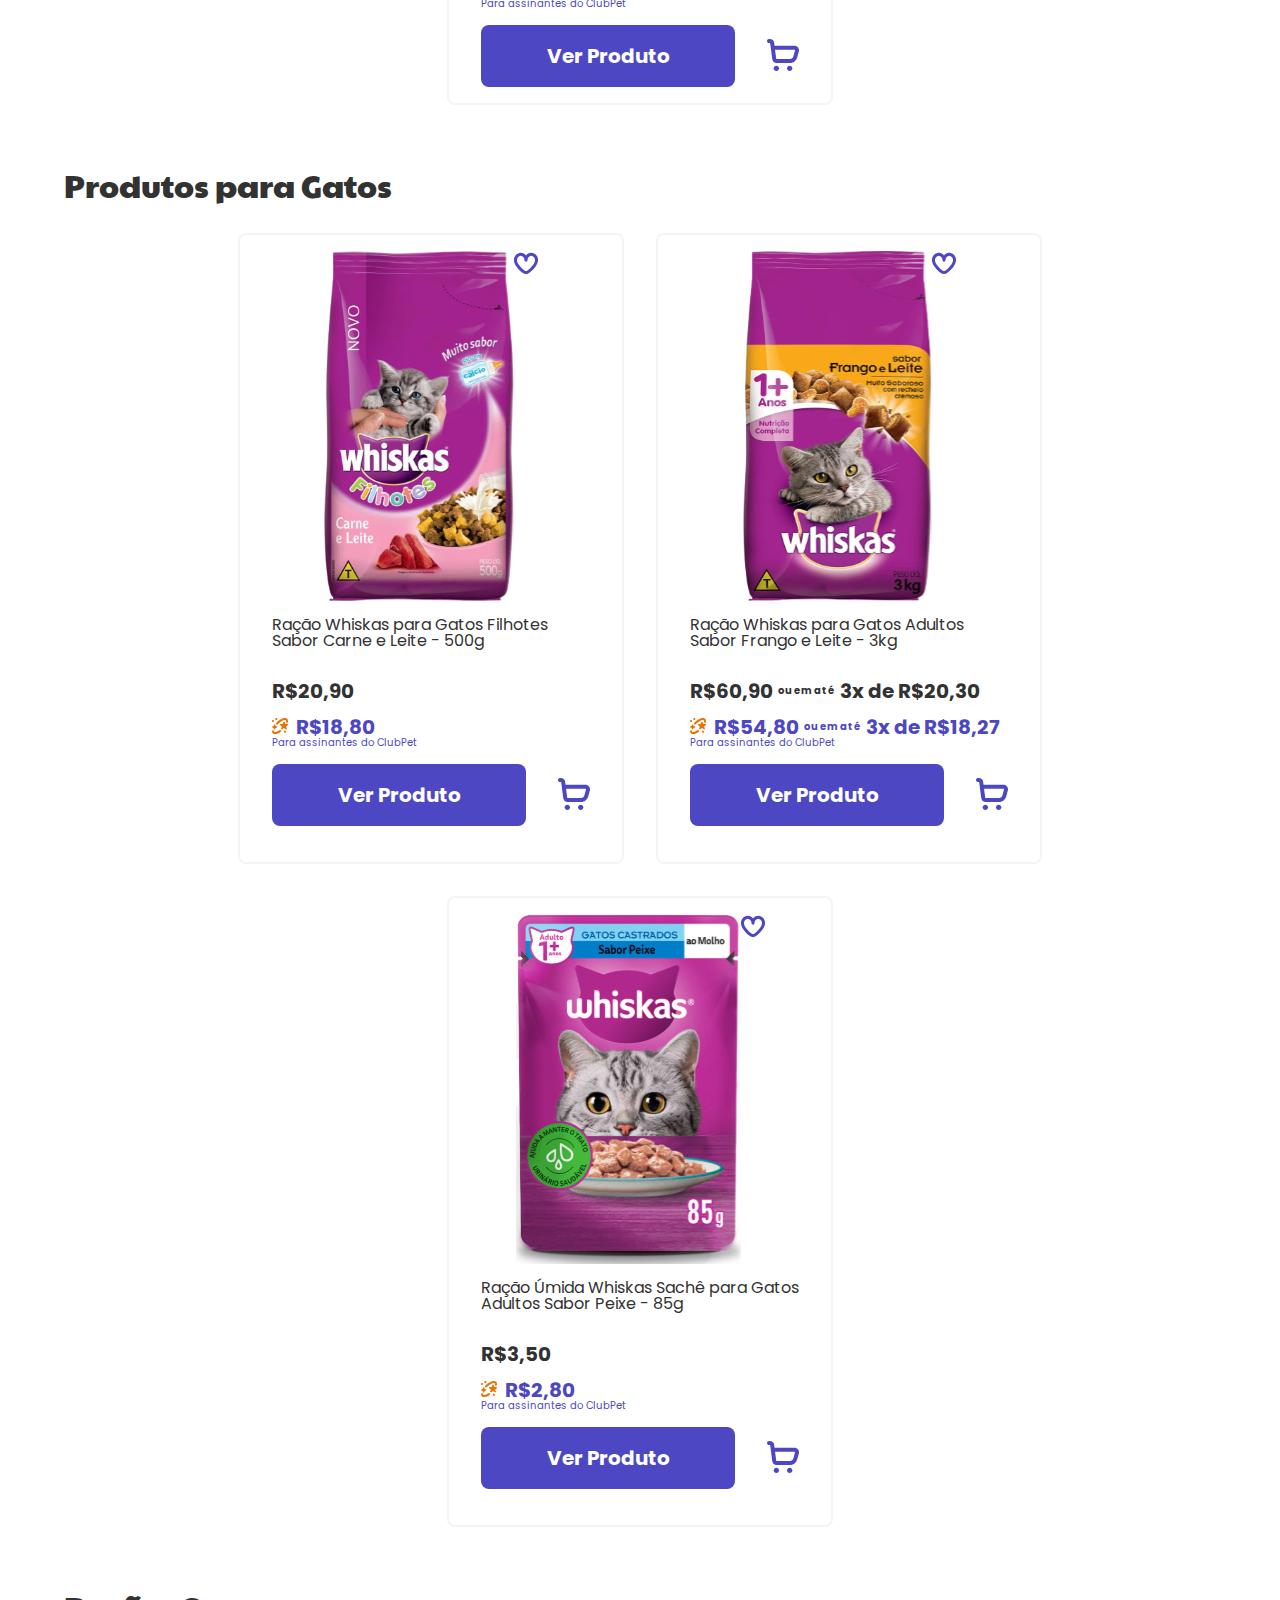
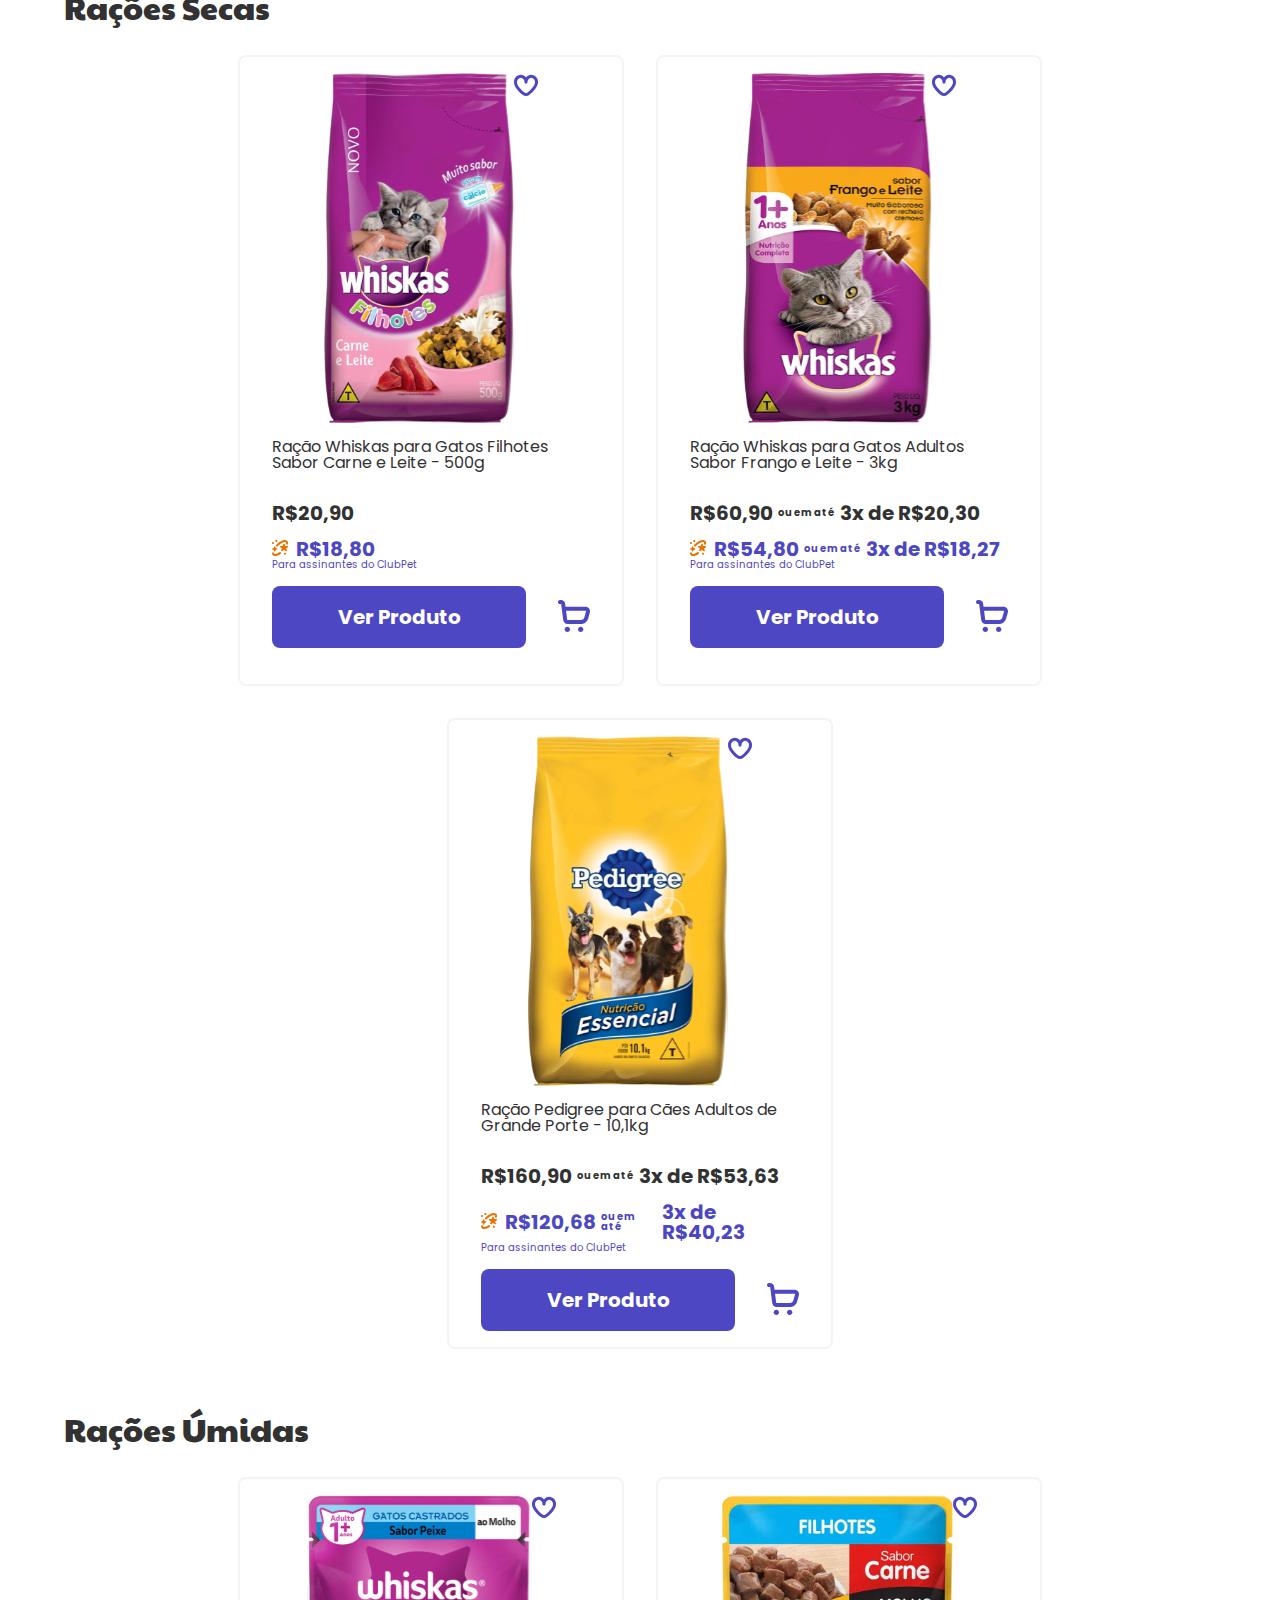
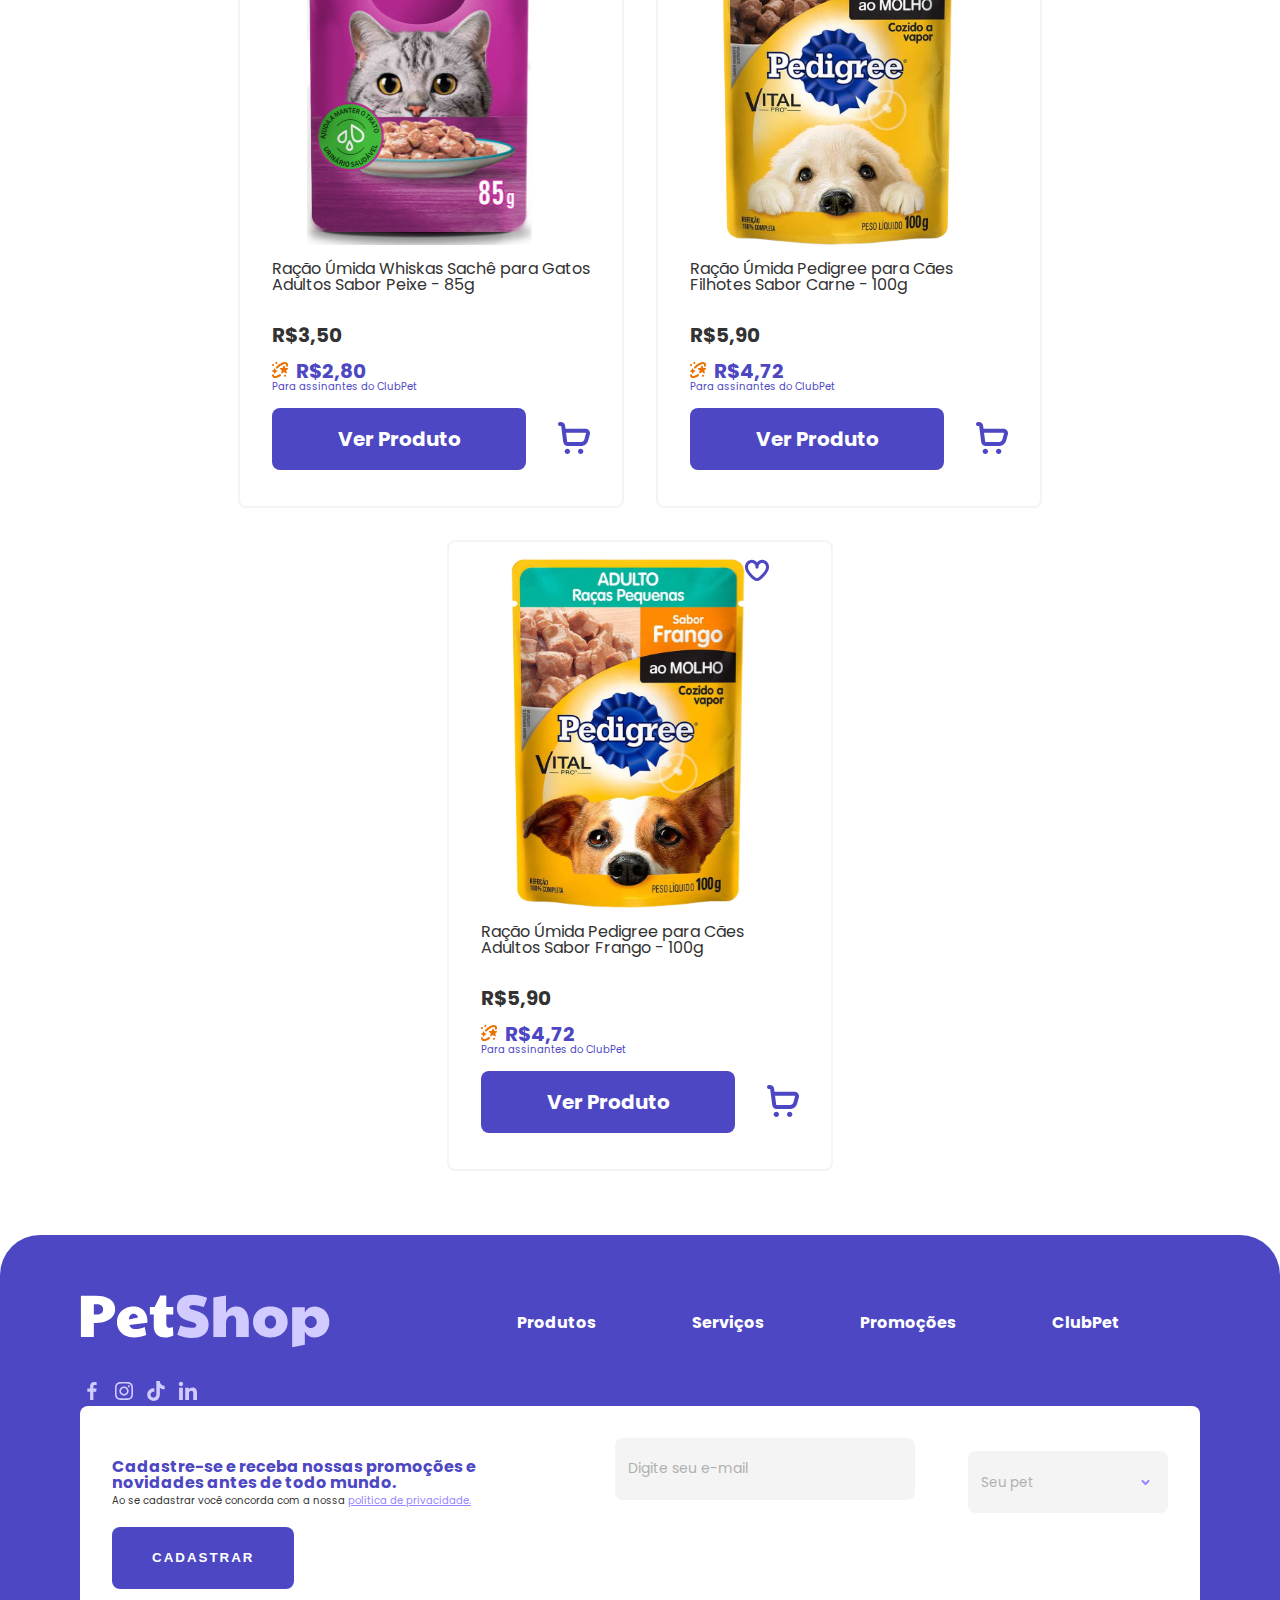
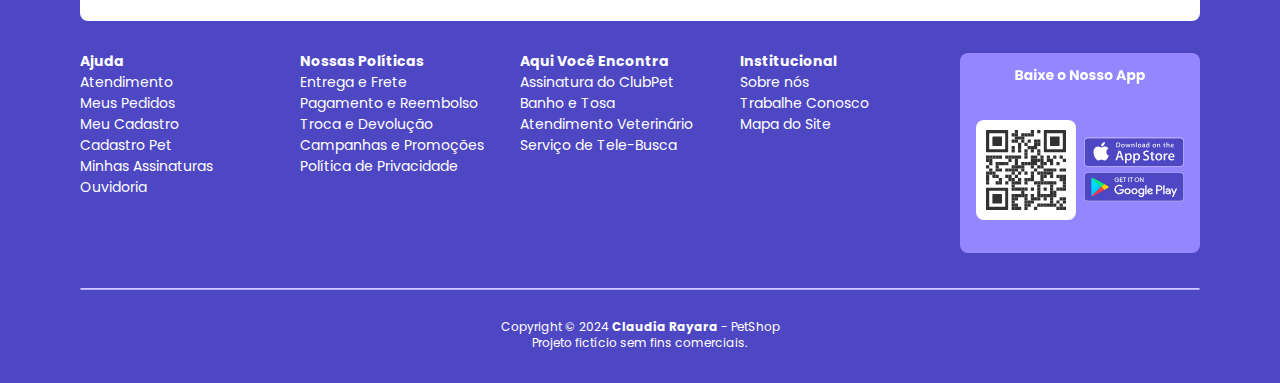
<file: produtos-perfil.html>
<!-- Escritório de Projetos Fase 02 -->
<!-- Aluna: Claudia Rayara -->

<!DOCTYPE html>
<html lang="pt-br">

<head>
    <meta charset="UTF-8">
    <meta name="viewport" content="width=device-width, initial-scale=1.0">
    <!-- Ícone que aparece na aba antes do título da página; -->
    <link rel="shortcut icon" href="./assets/Favicon.svg" type="image/x-icon">
    <title>PetShop - Claudia Rayara</title>

    <!-- Resetando os estilos pré-definidos; -->
    <link rel="stylesheet" href="/reset.css">

    <!-- CND do Swiper para o Carrossel; -->
    <link rel="stylesheet" href="https://cdn.jsdelivr.net/npm/swiper@11/swiper-bundle.min.css" />


    <!-- CDN CSS do Bootstrap -->
    <!-- <link href="https://cdn.jsdelivr.net/npm/bootstrap@5.3.3/dist/css/bootstrap.min.css" rel="stylesheet" integrity="sha384-QWTKZyjpPEjISv5WaRU9OFeRpok6YctnYmDr5pNlyT2bRjXh0JMhjY6hW+ALEwIH" crossorigin="anonymous"> -->

    <!-- Embed code do GoogleFonts das fontes usadas do projeto do Figma; -->
    <link rel="preconnect" href="https://fonts.googleapis.com">
    <link rel="preconnect" href="https://fonts.gstatic.com" crossorigin>
    <link
        href="https://fonts.googleapis.com/css2?family=Paytone+One&family=Poppins:wght@400;700&family=Titan+One&display=swap"
        rel="stylesheet">

    <!-- Estilização do meu projeto; -->
    <link rel="stylesheet" href="/style.css">
</head>

<body>

    <main>
        <!-- Cabeçalho (header); -->
        <header class=cabecalho-menu>

            <div class="cabecalho">
    
                <!-- Logo do cabeçalho -->
                <div class="cabecalho-nav">
                    <a href="home.html"><img src="./assets/Logo1.svg" alt="Logo da PetShop"></a>
                </div>
    
                <!-- Barra de busca -->
                <div class="cabecalho-nav">
                    <form action="#" method="get">
                        <input type="search" name="q" placeholder="O que seu pet precisa?" class="campo-busca">
                    </form>
                </div>
    
                <!-- Icones de Favorito e Carrinho -->
                <div class="cabecalho-nav">
                    <a href="#" class="icone-nav">
                        <img src="./assets/Coração.svg" alt="Ícone de Favorito" style="width: 24px;">
                    </a>
                    <a href="#" class="icone-nav">
                        <img src="./assets/Carrinho.svg" alt="Ícone de Carrinho" style="width: 24px;">
                    </a>
                </div>
    
                <!-- Perfil -->
                <div class="navbar">
                    <div class="dropdown">
                        <img src="/assets/Avatar-ClaudiaRayara.svg" alt="Foto de um avatar feminino" style="width: 100%;">
                        <div class="dropdown-content">
                            <a href="error-perfil.html">Meus Pedidos</a>
                            <a href="error-perfil.html">Assinatura</a>
                            <a href="error-perfil.html">Meus Pets</a>
                            <a href="error-perfil.html">Meus Dados</a>
                            <a class="sair" href="index.html">Sair</a>
                        </div>
                    </div>
                </div>
    
            </div>
    
            <!-- Menu de links para outras páginas -->
            <div class="menu">
                <ul class="menu-links">
    
                    <li class="menu-item">
                        <div class="menu-item-a cinza">
                            <a href="error-perfil.html">Produtos</a>
                        </div>
                    </li>
    
                    <li class="menu-item">
                        <div class="menu-item-a cinza">
                            <a href="error-perfil.html">Serviços</a>
                        </div>
                    </li>
    
                    <li class="menu-item">
                        <div class="menu-item-a cinza">
                            <a href="error-perfil.html">Promoções</a>
                        </div>
                    </li>
    
                    <li class="menu-item">
                        <div class="menu-item-a cinza">
                            <a href="error-perfil.html">ClubPet</a>
                        </div>
                    </li>
    
                </ul>
            </div>
        </header>
        <!-- Divisor de página -->
        <div class="divider">
            <div class="img-line">
                <img src="/assets/Line.svg" alt="Divisor de página" style="width: 100%;">
            </div>
        </div>

        <!-- Títulos de destaque -->
        <section class="titulos-pagina">
            <h2 class="pay-32 titulo">Produtos para Cachorro</h2>
        </section>

        <!-- Car dos Produtos Recomendados -->
        <section class="produto">

            <div class="card-produto">

                <div class="img-produto">
                    <img src="/assets/RaçãoCachorro2.svg"
                        alt="Ração Úmida Pedigree para Cães Filhotes Sabor Carne - 100g">
                    <img src="/assets/Coração.svg" alt="Ícone de coração para adicionar aos favoritos"
                        style="width: 24px;">
                </div>

                <div class="descricao-produto">
                    <p>Ração Úmida Pedigree para Cães Filhotes Sabor Carne - 100g</p>
                </div>

                <div class="descricao-valor">
                    <p class="pop-bold-20">R$5,90</p>
                    <!-- <p class="pop-bold-10 descricao-ou">ou em até</p> 
                    <p class="pop-bold-20"> 3x de R$0,00</p> -->
                </div>

                <div class="descricao-valorclub">
                    <div class="valorclub">
                        <div class="club-img">
                            <img src="/assets/Brilho.svg" alt="Ícone de estrelas brilhando">
                        </div>
                        <div class="preco-club">
                            <p class="pop-bold-20 roxo">R$4,72</p>
                            <!-- <p class="pop-bold-10 roxo descricao-ou">ou em até</p>
                            <p class="pop-bold-20 roxo"> 3x de R$0,00</p> -->
                        </div>
                    </div>
                    <p class="pop-10 roxo">Para assinantes do ClubPet</p>
                </div>

                <div class="card-botao">
                    <button class="pop-bold-20 card-botao-add"><a href="#">Ver Produto</a></button>
                    <a href="#"><img src="/assets/Carrinho.svg" alt="Ícone de carrinho de compra"></a>
                </div>
            </div>

            <div class="card-produto">

                <div class="img-produto">
                    <img src="/assets/RaçãoCachorro3.svg"
                        alt="Ração Úmida Pedigree para Cães Adultos Sabor Frango - 100g">
                    <img src="/assets/Coração.svg" alt="Ícone de coração para adicionar aos favoritos"
                        style="width: 24px;">
                </div>

                <div class="descricao-produto">
                    <p>Ração Úmida Pedigree para Cães Adultos Sabor Frango - 100g</p>
                </div>

                <div class="descricao-valor">
                    <p class="pop-bold-20">R$5,90</p>
                    <!-- <p class="pop-bold-10 descricao-ou">ou em até</p> 
                    <p class="pop-bold-20"> 3x de R$0,00</p> -->
                </div>

                <div class="descricao-valorclub">
                    <div class="valorclub">
                        <div class="club-img">
                            <img src="/assets/Brilho.svg" alt="Ícone de estrelas brilhando">
                        </div>
                        <div class="preco-club">
                            <p class="pop-bold-20 roxo">R$4,72</p>
                            <!-- <p class="pop-bold-10 roxo descricao-ou">ou em até</p>
                            <p class="pop-bold-20 roxo"> 3x de R$0,00</p> -->
                        </div>
                    </div>
                    <p class="pop-10 roxo">Para assinantes do ClubPet</p>
                </div>

                <div class="card-botao">
                    <button class="pop-bold-20 card-botao-add"><a href="#">Ver Produto</a></button>
                    <a href="#"><img src="/assets/Carrinho.svg" alt="Ícone de carrinho de compra"></a>
                </div>
            </div>

            <div class="card-produto">

                <div class="img-produto">
                    <img src="/assets/RaçãoCachorro1.svg"
                        alt="Ração Pedigree para Cães Adultos de Grande Porte - 10,1kg">
                    <img src="/assets/Coração.svg" alt="Ícone de coração para adicionar aos favoritos"
                        style="width: 24px;">
                </div>

                <div class="descricao-produto">
                    <p>Ração Pedigree para Cães Adultos de Grande Porte - 10,1kg</p>
                </div>

                <div class="descricao-valor">
                    <p class="pop-bold-20">R$160,90</p>
                    <p class="pop-bold-10 descricao-ou">ou em até</p>
                    <p class="pop-bold-20">3x de R$53,63</p>
                </div>

                <div class="descricao-valorclub">
                    <div class="valorclub">
                        <div class="club-img">
                            <img src="/assets/Brilho.svg" alt="Ícone de estrelas brilhando">
                        </div>
                        <div class="preco-club">
                            <p class="pop-bold-20 roxo">R$120,68</p>
                            <p class="pop-bold-10 roxo descricao-ou">ou em até</p>
                            <p class="pop-bold-20 roxo">3x de R$40,23</p>
                        </div>
                    </div>
                    <p class="pop-10 roxo">Para assinantes do ClubPet</p>
                </div>

                <div class="card-botao">
                    <button class="pop-bold-20 card-botao-add"><a href="#">Ver Produto</a></button>
                    <a href="#"><img src="/assets/Carrinho.svg" alt="Ícone de carrinho de compra"></a>
                </div>
            </div>
        </section>

        <br>
        <br>

        <!-- Títulos de destaque -->
        <section class="titulos-pagina">
            <h2 class="pay-32 titulo">Produtos para Gatos</h2>
        </section>
        

        <!-- Car dos Produtos Recomendados -->
        <section class="produto">

            <div class="card-produto">

                <div class="img-produto">
                    <img src="/assets/RaçãoGato1.svg"
                        alt="Ração Whiskas para Gatos Filhotes Sabor Carne e Leite - 500g">
                    <img src="/assets/Coração.svg" alt="Ícone de coração para adicionar aos favoritos"
                        style="width: 24px;">
                </div>

                <div class="descricao-produto">
                    <p>Ração Whiskas para Gatos Filhotes Sabor Carne e Leite - 500g</p>
                </div>

                <div class="descricao-valor">
                    <p class="pop-bold-20">R$20,90</p>
                    <!-- <p class="pop-bold-10 descricao-ou">ou em até</p> 
                    <p class="pop-bold-20"> 3x de R$0,00</p> -->
                </div>

                <div class="descricao-valorclub">
                    <div class="valorclub">
                        <div class="club-img">
                            <img src="/assets/Brilho.svg" alt="Ícone de estrelas brilhando">
                        </div>
                        <div class="preco-club">
                            <p class="pop-bold-20 roxo">R$18,80</p>
                            <!-- <p class="pop-bold-10 roxo descricao-ou">ou em até</p>
                            <p class="pop-bold-20 roxo"> 3x de R$0,00</p> -->
                        </div>
                    </div>
                    <p class="pop-10 roxo">Para assinantes do ClubPet</p>
                </div>

                <div class="card-botao">
                    <button class="pop-bold-20 card-botao-add"><a href="#">Ver Produto</a></button>
                    <a href="#"><img src="/assets/Carrinho.svg" alt="Ícone de carrinho de compra"></a>
                </div>
            </div>

            <div class="card-produto">

                <div class="img-produto">
                    <img src="/assets/RaçãoGato2.svg" alt="Ração Whiskas para Gatos Adultos Sabor Frango e Leite - 3kg">
                    <img src="/assets/Coração.svg" alt="Ícone de coração para adicionar aos favoritos"
                        style="width: 24px;">
                </div>

                <div class="descricao-produto">
                    <p>Ração Whiskas para Gatos Adultos Sabor Frango e Leite - 3kg</p>
                </div>

                <div class="descricao-valor">
                    <p class="pop-bold-20">R$60,90</p>
                    <p class="pop-bold-10 descricao-ou">ou em até</p>
                    <p class="pop-bold-20">3x de R$20,30</p>
                </div>

                <div class="descricao-valorclub">
                    <div class="valorclub">
                        <div class="club-img">
                            <img src="/assets/Brilho.svg" alt="Ícone de estrelas brilhando">
                        </div>
                        <div class="preco-club">
                            <p class="pop-bold-20 roxo">R$54,80</p>
                            <p class="pop-bold-10 roxo descricao-ou">ou em até</p>
                            <p class="pop-bold-20 roxo">3x de R$18,27</p>
                        </div>
                    </div>
                    <p class="pop-10 roxo">Para assinantes do ClubPet</p>
                </div>

                <div class="card-botao">
                    <button class="pop-bold-20 card-botao-add"><a href="#">Ver Produto</a></button>
                    <a href="#"><img src="/assets/Carrinho.svg" alt="Ícone de carrinho de compra"></a>
                </div>
            </div>

            <div class="card-produto">

                <div class="img-produto">
                    <img src="/assets/RaçãoGato3.svg"
                        alt="Ração Úmida Whiskas Sachê para Gatos Adultos Sabor Peixe - 85g">
                    <img src="/assets/Coração.svg" alt="Ícone de coração para adicionar aos favoritos"
                        style="width: 24px;">
                </div>

                <div class="descricao-produto">
                    <p>Ração Úmida Whiskas Sachê para Gatos Adultos Sabor Peixe - 85g</p>
                </div>

                <div class="descricao-valor">
                    <p class="pop-bold-20">R$3,50</p>
                    <!-- <p class="pop-bold-10 descricao-ou">ou em até</p> 
                    <p class="pop-bold-20">3x de R$0,00</p> -->
                </div>

                <div class="descricao-valorclub">
                    <div class="valorclub">
                        <div class="club-img">
                            <img src="/assets/Brilho.svg" alt="Ícone de estrelas brilhando">
                        </div>
                        <div class="preco-club">
                            <p class="pop-bold-20 roxo">R$2,80</p>
                            <!-- <p class="pop-bold-10 roxo descricao-ou">ou em até</p>
                            <p class="pop-bold-20 roxo"> 3x de R$0,00</p> -->
                        </div>
                    </div>
                    <p class="pop-10 roxo">Para assinantes do ClubPet</p>
                </div>

                <div class="card-botao">
                    <button class="pop-bold-20 card-botao-add"><a href="#">Ver Produto</a></button>
                    <a href="#"><img src="/assets/Carrinho.svg" alt="Ícone de carrinho de compra"></a>
                </div>
            </div>

        </section>

        <br>
        <br>

        <!-- Títulos de destaque -->
        <section class="titulos-pagina">
            <h2 class="pay-32 titulo">Rações Secas</h2>
        </section>

        <section class="produto">

            <div class="card-produto">

                <div class="img-produto">
                    <img src="/assets/RaçãoGato1.svg"
                        alt="Ração Whiskas para Gatos Filhotes Sabor Carne e Leite - 500g">
                    <img src="/assets/Coração.svg" alt="Ícone de coração para adicionar aos favoritos"
                        style="width: 24px;">
                </div>

                <div class="descricao-produto">
                    <p>Ração Whiskas para Gatos Filhotes Sabor Carne e Leite - 500g</p>
                </div>

                <div class="descricao-valor">
                    <p class="pop-bold-20">R$20,90</p>
                    <!-- <p class="pop-bold-10 descricao-ou">ou em até</p> 
                    <p class="pop-bold-20"> 3x de R$0,00</p> -->
                </div>

                <div class="descricao-valorclub">
                    <div class="valorclub">
                        <div class="club-img">
                            <img src="/assets/Brilho.svg" alt="Ícone de estrelas brilhando">
                        </div>
                        <div class="preco-club">
                            <p class="pop-bold-20 roxo">R$18,80</p>
                            <!-- <p class="pop-bold-10 roxo descricao-ou">ou em até</p>
                            <p class="pop-bold-20 roxo"> 3x de R$0,00</p> -->
                        </div>
                    </div>
                    <p class="pop-10 roxo">Para assinantes do ClubPet</p>
                </div>

                <div class="card-botao">
                    <button class="pop-bold-20 card-botao-add"><a href="#">Ver Produto</a></button>
                    <a href="#"><img src="/assets/Carrinho.svg" alt="Ícone de carrinho de compra"></a>
                </div>
            </div>

            <div class="card-produto">

                <div class="img-produto">
                    <img src="/assets/RaçãoGato2.svg" alt="Ração Whiskas para Gatos Adultos Sabor Frango e Leite - 3kg">
                    <img src="/assets/Coração.svg" alt="Ícone de coração para adicionar aos favoritos"
                        style="width: 24px;">
                </div>

                <div class="descricao-produto">
                    <p>Ração Whiskas para Gatos Adultos Sabor Frango e Leite - 3kg</p>
                </div>

                <div class="descricao-valor">
                    <p class="pop-bold-20">R$60,90</p>
                    <p class="pop-bold-10 descricao-ou">ou em até</p>
                    <p class="pop-bold-20">3x de R$20,30</p>
                </div>

                <div class="descricao-valorclub">
                    <div class="valorclub">
                        <div class="club-img">
                            <img src="/assets/Brilho.svg" alt="Ícone de estrelas brilhando">
                        </div>
                        <div class="preco-club">
                            <p class="pop-bold-20 roxo">R$54,80</p>
                            <p class="pop-bold-10 roxo descricao-ou">ou em até</p>
                            <p class="pop-bold-20 roxo">3x de R$18,27</p>
                        </div>
                    </div>
                    <p class="pop-10 roxo">Para assinantes do ClubPet</p>
                </div>

                <div class="card-botao">
                    <button class="pop-bold-20 card-botao-add"><a href="#">Ver Produto</a></button>
                    <a href="#"><img src="/assets/Carrinho.svg" alt="Ícone de carrinho de compra"></a>
                </div>
            </div>
            
            <div class="card-produto">

                <div class="img-produto">
                    <img src="/assets/RaçãoCachorro1.svg"
                        alt="Ração Pedigree para Cães Adultos de Grande Porte - 10,1kg">
                    <img src="/assets/Coração.svg" alt="Ícone de coração para adicionar aos favoritos"
                        style="width: 24px;">
                </div>

                <div class="descricao-produto">
                    <p>Ração Pedigree para Cães Adultos de Grande Porte - 10,1kg</p>
                </div>

                <div class="descricao-valor">
                    <p class="pop-bold-20">R$160,90</p>
                    <p class="pop-bold-10 descricao-ou">ou em até</p>
                    <p class="pop-bold-20">3x de R$53,63</p>
                </div>

                <div class="descricao-valorclub">
                    <div class="valorclub">
                        <div class="club-img">
                            <img src="/assets/Brilho.svg" alt="Ícone de estrelas brilhando">
                        </div>
                        <div class="preco-club">
                            <p class="pop-bold-20 roxo">R$120,68</p>
                            <p class="pop-bold-10 roxo descricao-ou">ou em até</p>
                            <p class="pop-bold-20 roxo">3x de R$40,23</p>
                        </div>
                    </div>
                    <p class="pop-10 roxo">Para assinantes do ClubPet</p>
                </div>

                <div class="card-botao">
                    <button class="pop-bold-20 card-botao-add"><a href="#">Ver Produto</a></button>
                    <a href="#"><img src="/assets/Carrinho.svg" alt="Ícone de carrinho de compra"></a>
                </div>
            </div>

        </section>

        <br>
        <br>

        <!-- Títulos de destaque -->
        <section class="titulos-pagina">
            <h2 class="pay-32 titulo">Rações Úmidas</h2>
        </section>

        <section class="produto">

            <div class="card-produto">

                <div class="img-produto">
                    <img src="/assets/RaçãoGato3.svg"
                        alt="Ração Úmida Whiskas Sachê para Gatos Adultos Sabor Peixe - 85g">
                    <img src="/assets/Coração.svg" alt="Ícone de coração para adicionar aos favoritos"
                        style="width: 24px;">
                </div>

                <div class="descricao-produto">
                    <p>Ração Úmida Whiskas Sachê para Gatos Adultos Sabor Peixe - 85g</p>
                </div>

                <div class="descricao-valor">
                    <p class="pop-bold-20">R$3,50</p>
                    <!-- <p class="pop-bold-10 descricao-ou">ou em até</p> 
                    <p class="pop-bold-20">3x de R$0,00</p> -->
                </div>

                <div class="descricao-valorclub">
                    <div class="valorclub">
                        <div class="club-img">
                            <img src="/assets/Brilho.svg" alt="Ícone de estrelas brilhando">
                        </div>
                        <div class="preco-club">
                            <p class="pop-bold-20 roxo">R$2,80</p>
                            <!-- <p class="pop-bold-10 roxo descricao-ou">ou em até</p>
                            <p class="pop-bold-20 roxo"> 3x de R$0,00</p> -->
                        </div>
                    </div>
                    <p class="pop-10 roxo">Para assinantes do ClubPet</p>
                </div>

                <div class="card-botao">
                    <button class="pop-bold-20 card-botao-add"><a href="#">Ver Produto</a></button>
                    <a href="#"><img src="/assets/Carrinho.svg" alt="Ícone de carrinho de compra"></a>
                </div>
            </div>

            <div class="card-produto">

                <div class="img-produto">
                    <img src="/assets/RaçãoCachorro2.svg"
                        alt="Ração Úmida Pedigree para Cães Filhotes Sabor Carne - 100g">
                    <img src="/assets/Coração.svg" alt="Ícone de coração para adicionar aos favoritos"
                        style="width: 24px;">
                </div>

                <div class="descricao-produto">
                    <p>Ração Úmida Pedigree para Cães Filhotes Sabor Carne - 100g</p>
                </div>

                <div class="descricao-valor">
                    <p class="pop-bold-20">R$5,90</p>
                    <!-- <p class="pop-bold-10 descricao-ou">ou em até</p> 
                    <p class="pop-bold-20"> 3x de R$0,00</p> -->
                </div>

                <div class="descricao-valorclub">
                    <div class="valorclub">
                        <div class="club-img">
                            <img src="/assets/Brilho.svg" alt="Ícone de estrelas brilhando">
                        </div>
                        <div class="preco-club">
                            <p class="pop-bold-20 roxo">R$4,72</p>
                            <!-- <p class="pop-bold-10 roxo descricao-ou">ou em até</p>
                            <p class="pop-bold-20 roxo"> 3x de R$0,00</p> -->
                        </div>
                    </div>
                    <p class="pop-10 roxo">Para assinantes do ClubPet</p>
                </div>

                <div class="card-botao">
                    <button class="pop-bold-20 card-botao-add"><a href="#">Ver Produto</a></button>
                    <a href="#"><img src="/assets/Carrinho.svg" alt="Ícone de carrinho de compra"></a>
                </div>
            </div>

            <div class="card-produto">

                <div class="img-produto">
                    <img src="/assets/RaçãoCachorro3.svg"
                        alt="Ração Úmida Pedigree para Cães Adultos Sabor Frango - 100g">
                    <img src="/assets/Coração.svg" alt="Ícone de coração para adicionar aos favoritos"
                        style="width: 24px;">
                </div>

                <div class="descricao-produto">
                    <p>Ração Úmida Pedigree para Cães Adultos Sabor Frango - 100g</p>
                </div>

                <div class="descricao-valor">
                    <p class="pop-bold-20">R$5,90</p>
                    <!-- <p class="pop-bold-10 descricao-ou">ou em até</p> 
                    <p class="pop-bold-20"> 3x de R$0,00</p> -->
                </div>

                <div class="descricao-valorclub">
                    <div class="valorclub">
                        <div class="club-img">
                            <img src="/assets/Brilho.svg" alt="Ícone de estrelas brilhando">
                        </div>
                        <div class="preco-club">
                            <p class="pop-bold-20 roxo">R$4,72</p>
                            <!-- <p class="pop-bold-10 roxo descricao-ou">ou em até</p>
                            <p class="pop-bold-20 roxo"> 3x de R$0,00</p> -->
                        </div>
                    </div>
                    <p class="pop-10 roxo">Para assinantes do ClubPet</p>
                </div>

                <div class="card-botao">
                    <button class="pop-bold-20 card-botao-add"><a href="#">Ver Produto</a></button>
                    <a href="#"><img src="/assets/Carrinho.svg" alt="Ícone de carrinho de compra"></a>
                </div>
            </div>

        </section>

        <br>
        <br>
        <br>
        <br>

    </main>

    <!-- Rodapé -->
    <footer class="rodape">

        <!-- Sessão superior com logo, links e rede social -->
        <div class="cabecalho-links-icons">

            <div class="logo">
                <img src="/assets/Logo2.svg" alt="Logo da PetShop">
            </div>

            <div class="linksmenu">
                <ul class="menu-links">

                    <li class="menu-item-rodape">
                        <div class="menu-item-a branco">
                            <a href="error-perfil.html">Produtos</a>
                        </div>
                    </li>

                    <li class="menu-item-rodape">
                        <div class="menu-item-a branco">
                            <a href="error-perfil.html">Serviços</a>
                        </div>
                    </li>

                    <li class="menu-item-rodape">
                        <div class="menu-item-a branco">
                            <a href="error-perfil.html">Promoções</a>
                        </div>
                    </li>

                    <li class="menu-item-rodape">
                        <div class="menu-item-a branco">
                            <a href="error-perfil.html">ClubPet</a>
                        </div>
                    </li>

                </ul>
            </div>

            <div class="redes-social">
                <div class="icon-social">
                    <a href="https://github.com/claudiarayara" target="_blank"><img src="/assets/Facebook.svg" alt="Ícone do Facebook"></a>
                </div>
                <div class="icon-social">
                    <a href="https://github.com/claudiarayara" target="_blank"><img src="/assets/Instagram.svg" alt="Ícone do Instagram"></a>
                </div>
                <div class="icon-social">
                    <a href="https://github.com/claudiarayara" target="_blank"><img src="/assets/TikTok.svg" alt="Ícone do TikTok"></a>
                </div>
                <div class="icon-social">
                    <a href="https://www.linkedin.com/in/claudiarayara/" target="_blank"><img src="/assets/LinkedIn.svg" alt="Ícone do LinkedIn"></a>
                </div>
            </div>

        </div>

        <!-- Campo para cadastro de e-mail (newsletter) -->
        <div class="cabecalho-newsletter">
            <div class="cadastre">
                <h2 class="pop-bold-16 roxo">Cadastre-se e receba nossas promoções e novidades antes de todo mundo.</h2>
                <p class="pop-10 cinza">Ao se cadastrar você concorda com a nossa <a class="lilas" href="#">política de
                        privacidade.</a></p>
            </div>
            <div>
                <div class="email-newsletter">
                    <!-- Campo E-mail -->
                    <input type="email" id="email" name="email" placeholder="Digite seu e-mail" required>
                </div>
            </div>
            <div>
                <div class="selecionar-pet ls-custom-select">
                    <select id="tipo-animal" name="tipo-animal">
                        <option value="" disabled selected>Seu pet</option>
                        <option value="Cachorro">Cachorro</option>
                        <option value="Gato">Gato</option>
                        <option value="Roedor">Roedor</option>
                        <option value="Pássaro">Pássaro</option>
                        <option value="Peixe">Peixe</option>
                        <option value="Outros Pets">Outros Pets</option>
                    </select>
                </div>
            </div>
            <div>
                <div class="botao-cadastrar">
                    <button class="botao">Cadastrar</button>
                </div>
            </div>
        </div>

        <div class="mapa-site">
            <div class="mapa-site-links">
                <h3 class="pop-bold-14">Ajuda</h3>
                <ul>
                    <li class="lista-links pop-14">
                        <a class="" href="error-perfil.html">Atendimento</a>
                    </li>

                    <li class="lista-links pop-14">
                        <a class="" href="error-perfil.html">Meus Pedidos</a>
                    </li>

                    <li class="lista-links pop-14">
                        <a class="" href="error-perfil.html">Meu Cadastro</a>
                    </li>

                    <li class="lista-links pop-14">
                        <a class="" href="error-perfil.html">Cadastro Pet</a>
                    </li>

                    <li class="lista-links pop-14">
                        <a class="" href="error-perfil.html">Minhas Assinaturas</a>
                    </li>

                    <li class="lista-links pop-14">
                        <a class="" href="error-perfil.html">Ouvidoria</a>
                    </li>

                </ul>
            </div>

            <div class="mapa-site-links">
                <h3 class="pop-bold-14">Nossas Políticas</h3>
                <ul>
                    <li class="lista-links pop-14">
                        <a class="" href="error-perfil.html">Entrega e Frete</a>
                    </li>

                    <li class="lista-links pop-14">
                        <a class="" href="error-perfil.html">Pagamento e Reembolso</a>
                    </li>

                    <li class="lista-links pop-14">
                        <a class="" href="error-perfil.html">Troca e Devolução</a>
                    </li>

                    <li class="lista-links pop-14">
                        <a class="" href="error-perfil.html">Campanhas e Promoções</a>
                    </li>

                    <li class="lista-links pop-14">
                        <a class="" href="error-perfil.html">Política de Privacidade</a>
                    </li>
                </ul>
            </div>

            <div class="mapa-site-links">
                <h3 class="pop-bold-14">Aqui Você Encontra</h3>
                <ul>
                    <li class="lista-links pop-14">
                        <a class="" href="error-perfil.html">Assinatura do ClubPet</a>
                    </li>

                    <li class="lista-links pop-14">
                        <a class="" href="error-perfil.html">Banho e Tosa</a>
                    </li>

                    <li class="lista-links pop-14">
                        <a class="" href="error-perfil.html">Atendimento Veterinário</a>
                    </li>

                    <li class="lista-links pop-14">
                        <a class="" href="error-perfil.html">Serviço de Tele-Busca</a>
                    </li>
                </ul>
            </div>

            <div class="mapa-site-links">
                <h3 class="pop-bold-14">Institucional</h3>
                <ul>
                    <li class="lista-links pop-14">
                        <a class="" href="error-perfil.html">Sobre nós</a>
                    </li>

                    <li class="lista-links pop-14">
                        <a class="" href="error-perfil.html">Trabalhe Conosco</a>
                    </li>

                    <li class="lista-links pop-14">
                        <a class="" href="#">Mapa do Site</a>
                    </li>
                </ul>
            </div>

            <div class="qr-code">
                <img src="/assets/QRCode.svg" alt="Imagem de um QR-Code e botões da AppStore e GooglePlay para download do aplicativo">
            </div>
        </div>

        <div class="divisor">
            <img src="/assets/Divisor.svg" alt="Imagem de uma linha divisora" style="width: 100%;">
        </div>

        <div class="copyright">
            <p>Copyright &#169; 2024 <strong>Claudia Rayara</strong> - PetShop</p>
            <p>Projeto fictício sem fins comerciais.</p>

        </div>

    </footer>

    <!-- JavaScript -->
    <script src="main.js"></script>
    <!-- CND JD do Swiper para o Carrossel; -->
    <script src="https://cdn.jsdelivr.net/npm/swiper@11/swiper-bundle.min.js"></script>
    <!-- CDN JS do Bootstrap -->
    <!-- <script src="https://cdn.jsdelivr.net/npm/bootstrap@5.3.3/dist/js/bootstrap.bundle.min.js" integrity="sha384-YvpcrYf0tY3lHB60NNkmXc5s9fDVZLESaAA55NDzOxhy9GkcIdslK1eN7N6jIeHz" crossorigin="anonymous"></script> -->
</body>

</html>
</file>
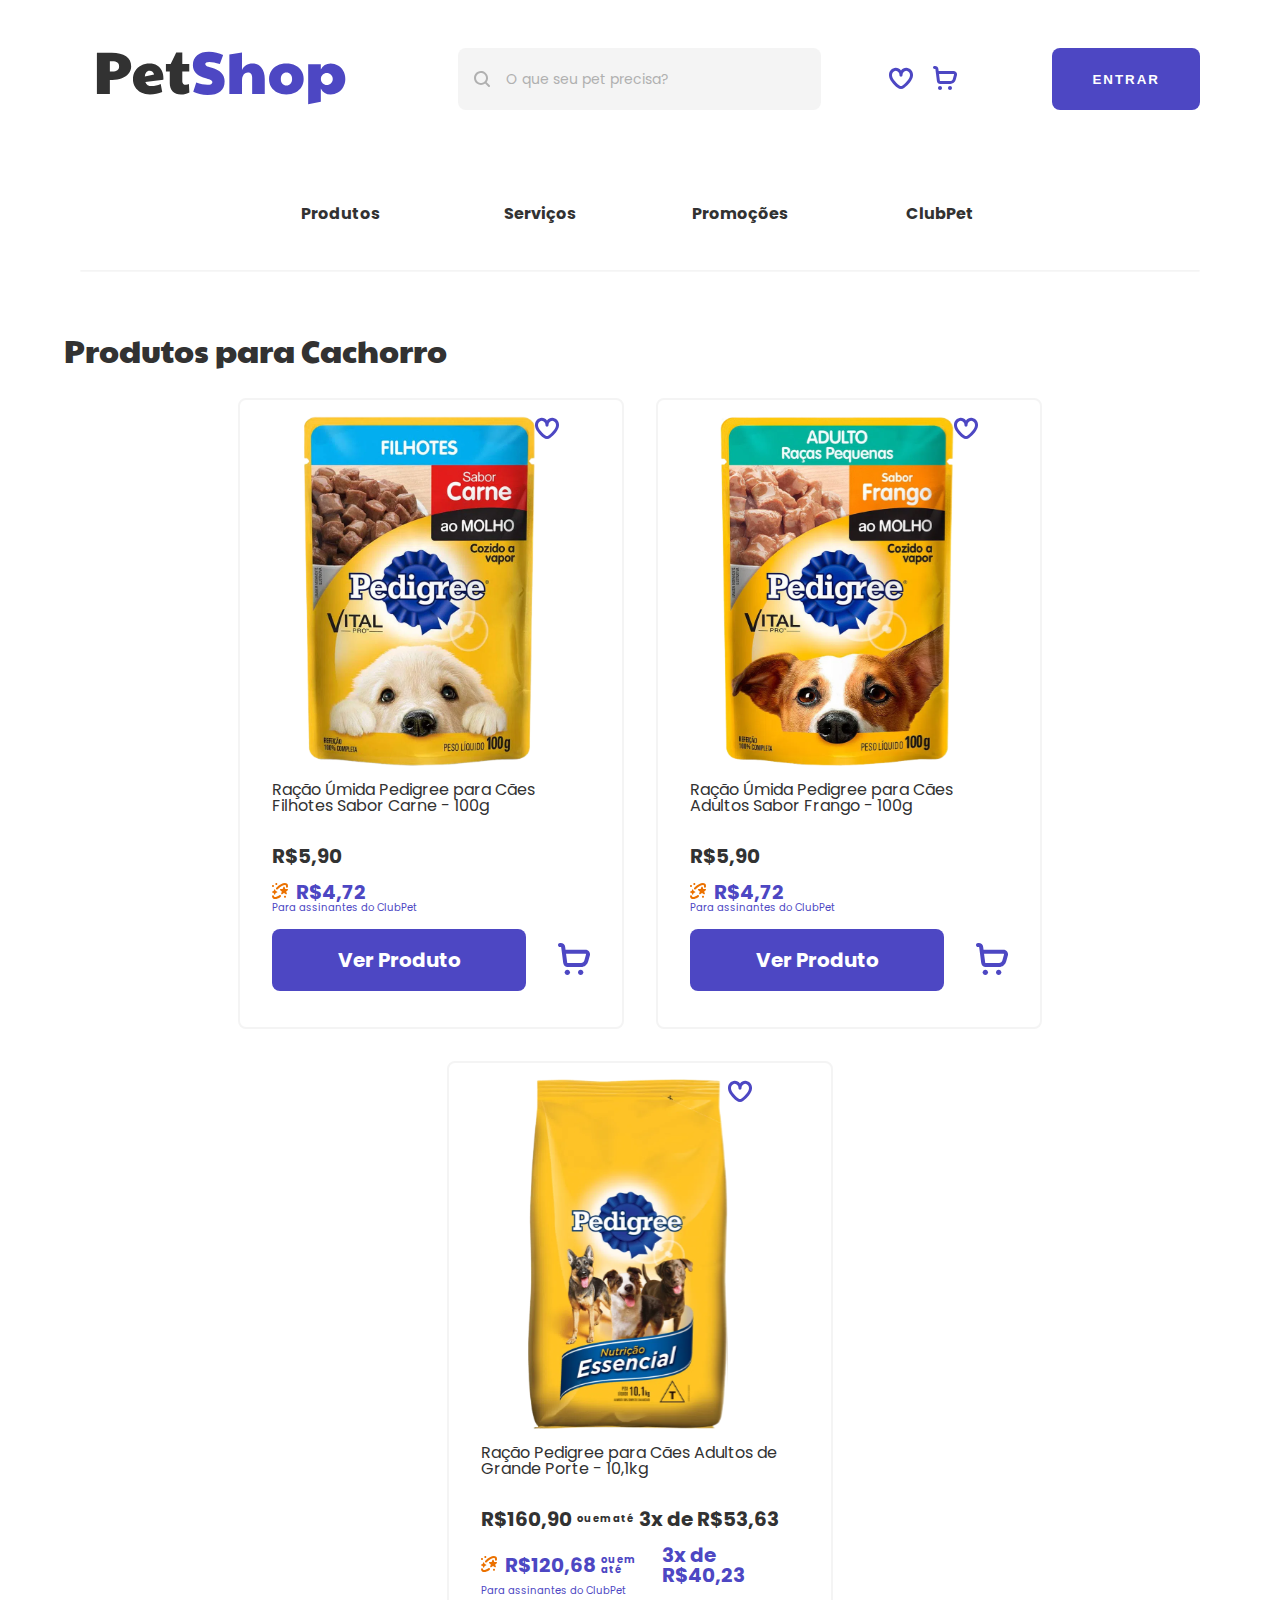
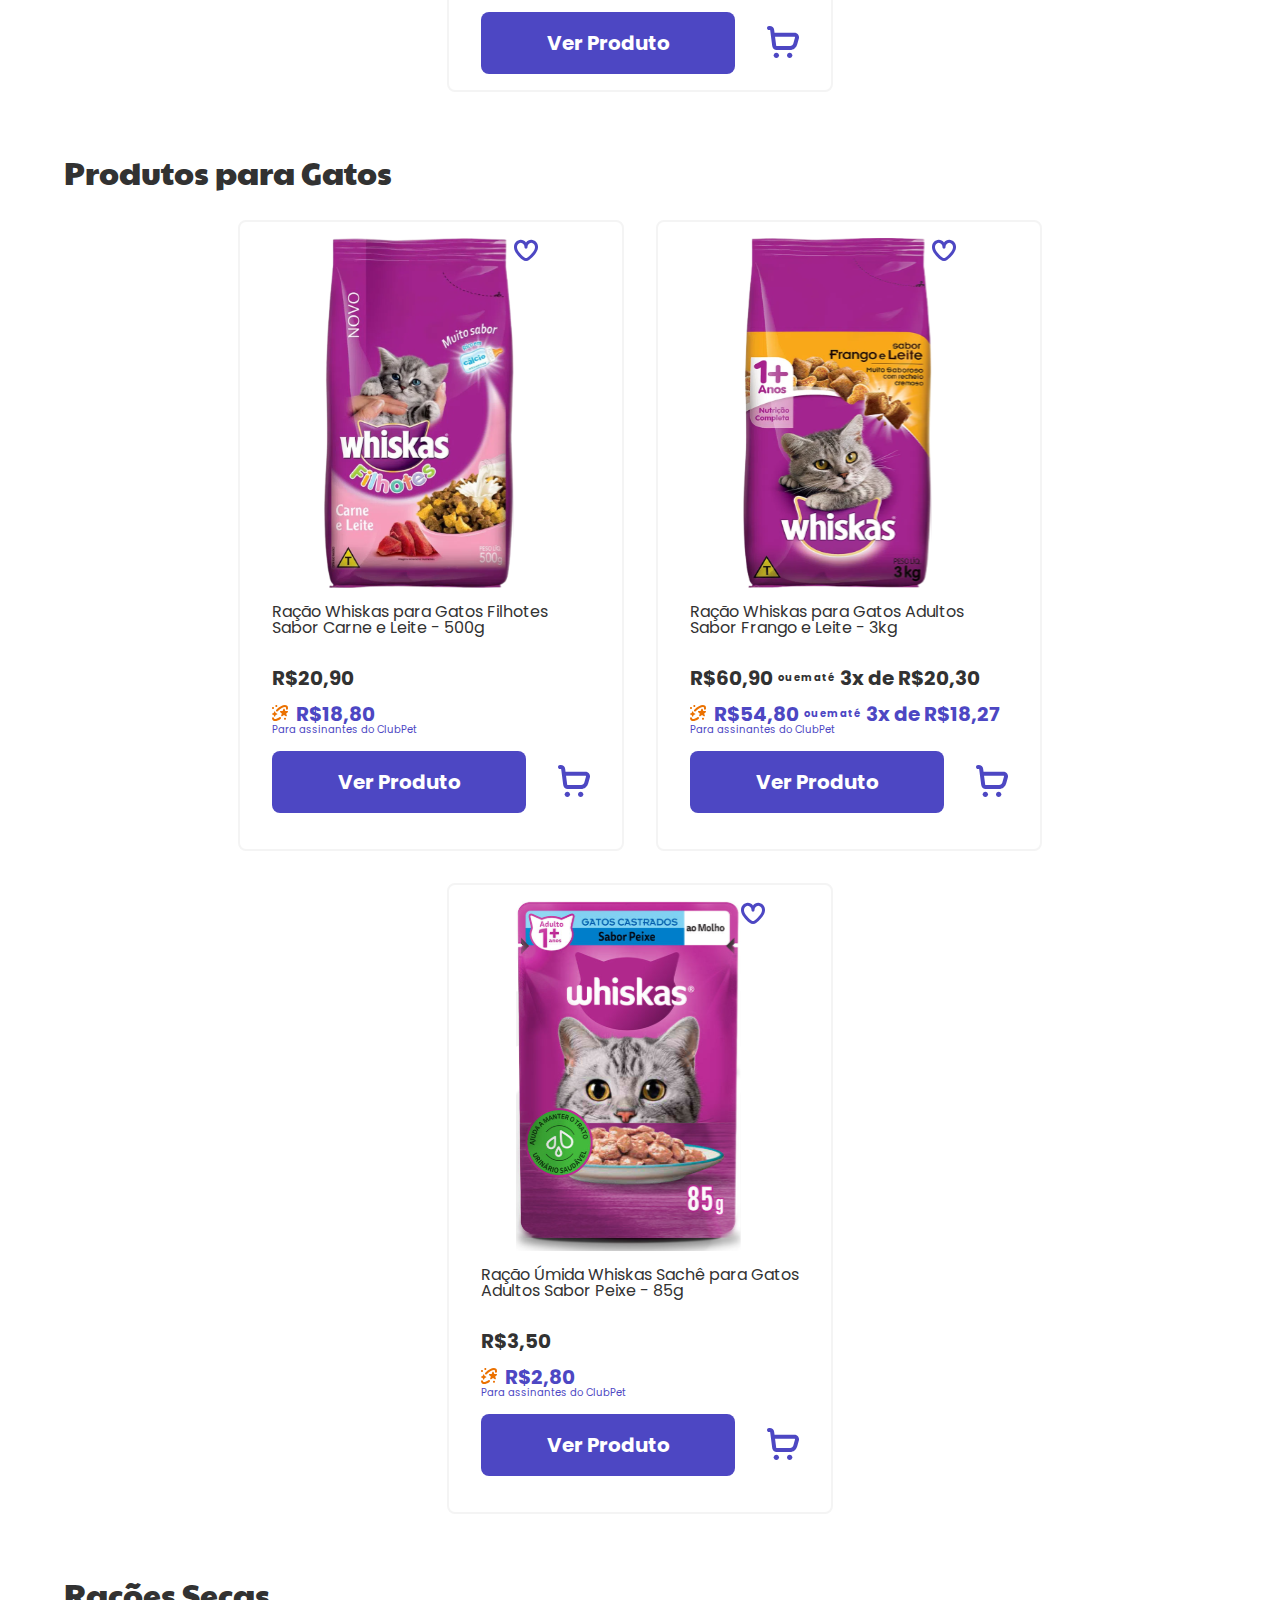
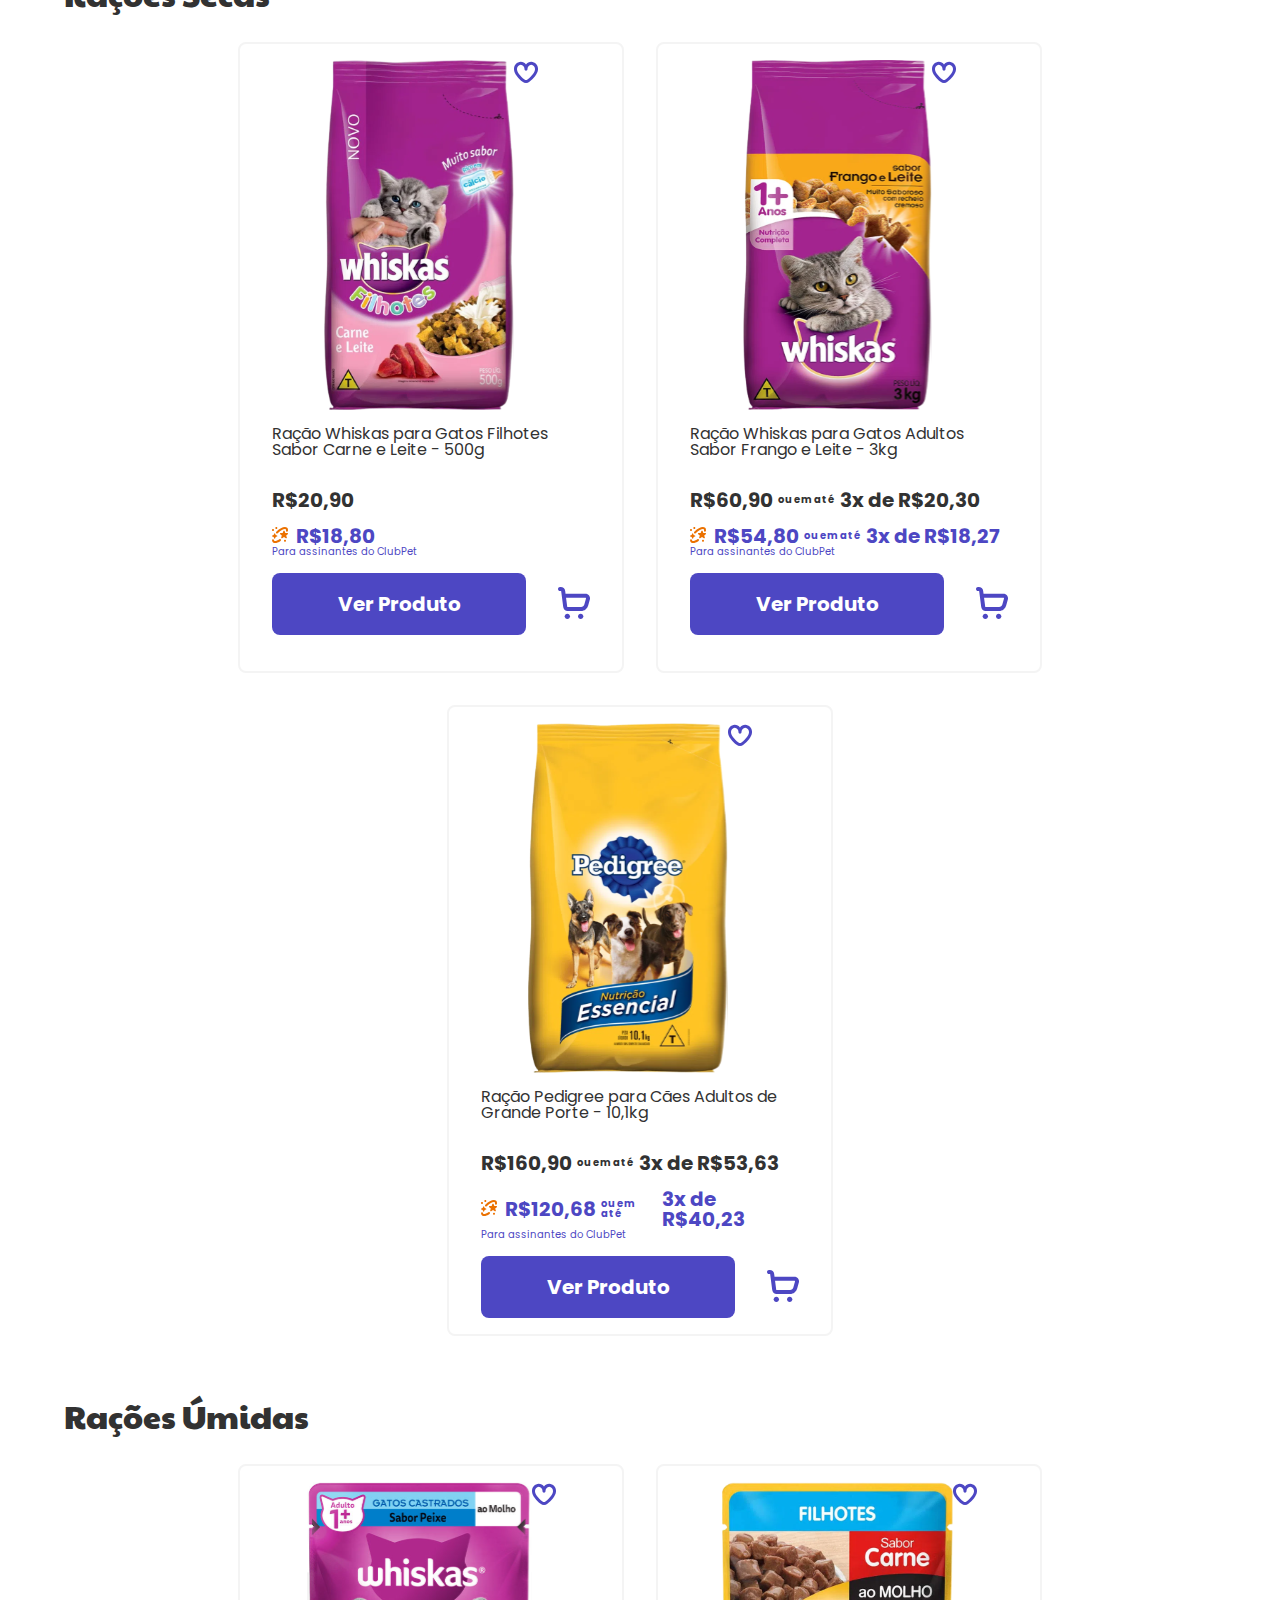
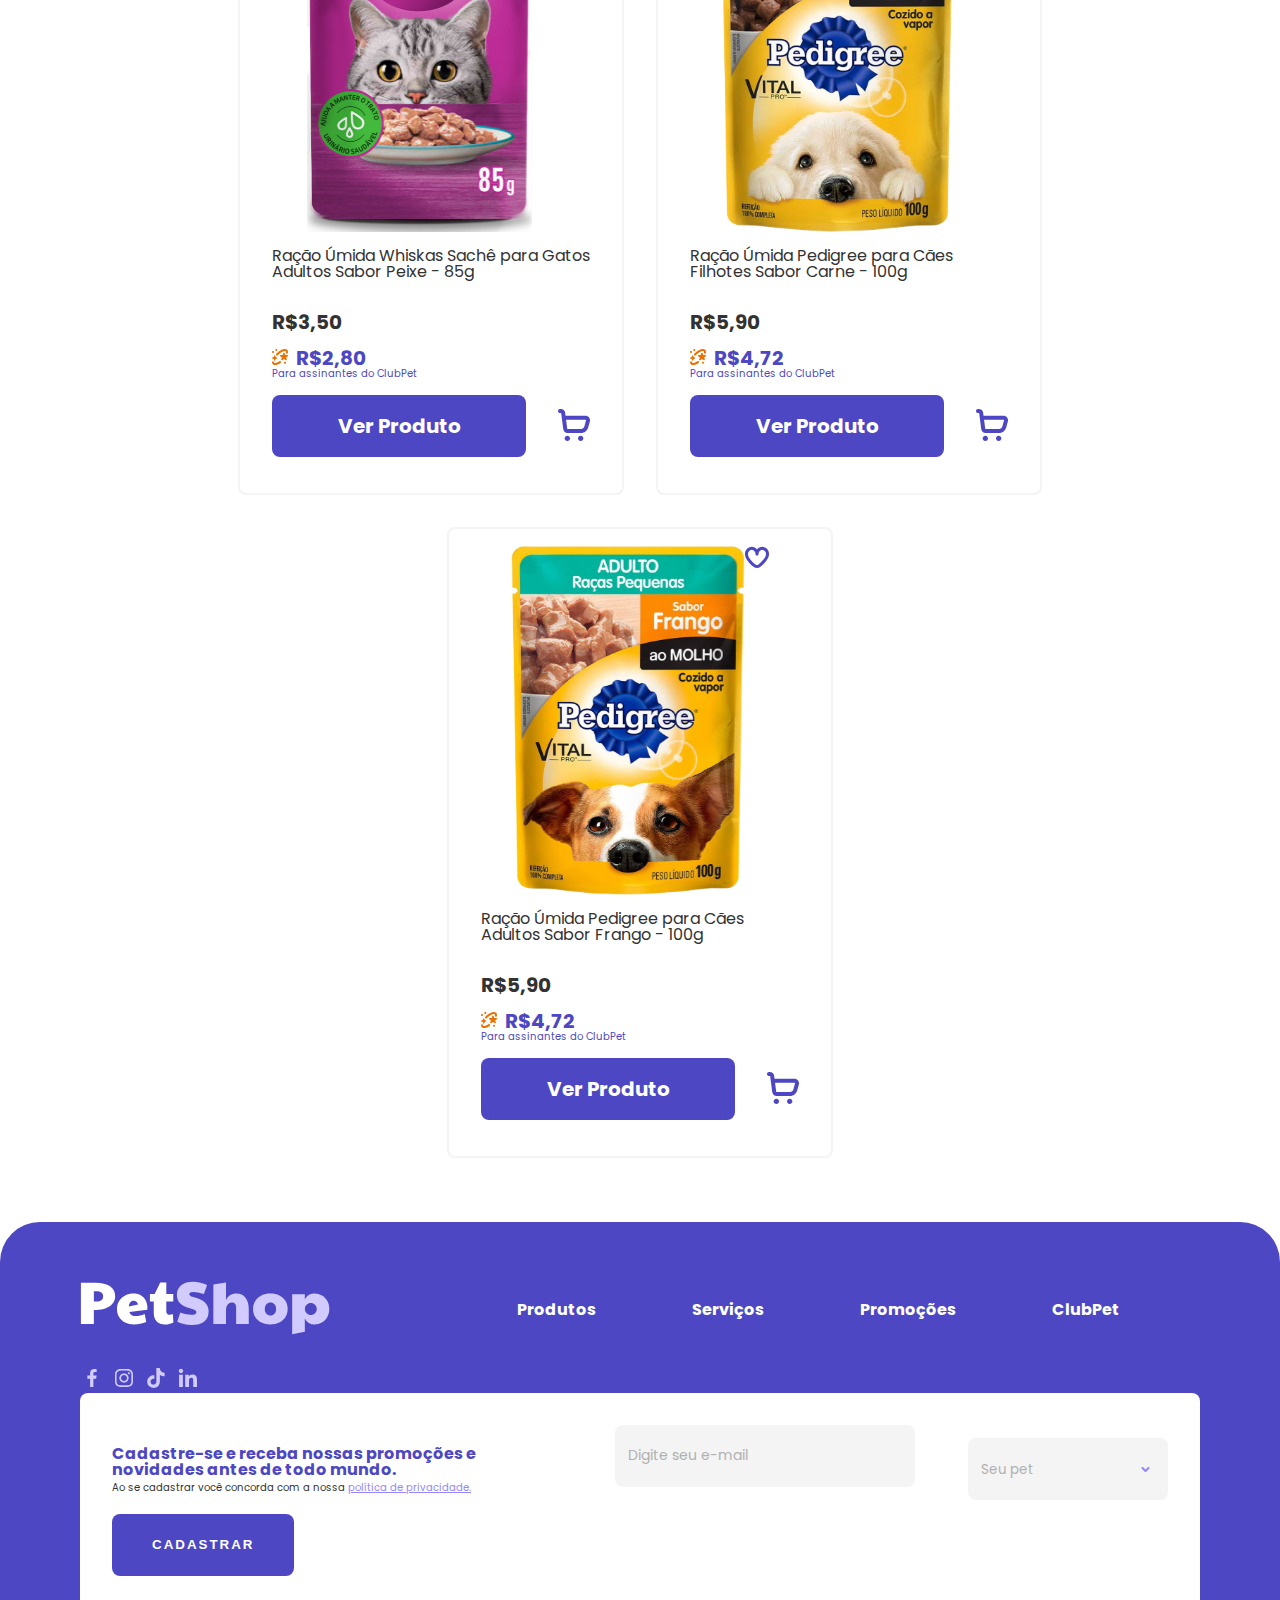
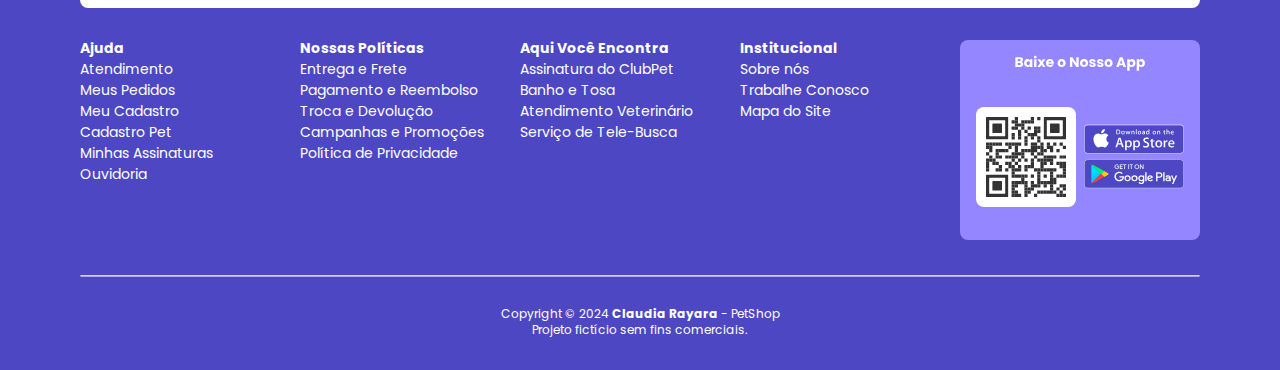
<file: produtos.html>
<!-- Escritório de Projetos Fase 02 -->
<!-- Aluna: Claudia Rayara -->

<!DOCTYPE html>
<html lang="pt-br">

<head>
    <meta charset="UTF-8">
    <meta name="viewport" content="width=device-width, initial-scale=1.0">
    <!-- Ícone que aparece na aba antes do título da página; -->
    <link rel="shortcut icon" href="./assets/Favicon.svg" type="image/x-icon">
    <title>PetShop - Claudia Rayara</title>

    <!-- Resetando os estilos pré-definidos; -->
    <link rel="stylesheet" href="/reset.css">

    <!-- CND do Swiper para o Carrossel; -->
    <link rel="stylesheet" href="https://cdn.jsdelivr.net/npm/swiper@11/swiper-bundle.min.css" />


    <!-- CDN CSS do Bootstrap -->
    <!-- <link href="https://cdn.jsdelivr.net/npm/bootstrap@5.3.3/dist/css/bootstrap.min.css" rel="stylesheet" integrity="sha384-QWTKZyjpPEjISv5WaRU9OFeRpok6YctnYmDr5pNlyT2bRjXh0JMhjY6hW+ALEwIH" crossorigin="anonymous"> -->

    <!-- Embed code do GoogleFonts das fontes usadas do projeto do Figma; -->
    <link rel="preconnect" href="https://fonts.googleapis.com">
    <link rel="preconnect" href="https://fonts.gstatic.com" crossorigin>
    <link
        href="https://fonts.googleapis.com/css2?family=Paytone+One&family=Poppins:wght@400;700&family=Titan+One&display=swap"
        rel="stylesheet">

    <!-- Estilização do meu projeto; -->
    <link rel="stylesheet" href="/style.css">
</head>

<body>

    <main>
        <!-- Cabeçalho (header); -->
        <header class=cabecalho-menu>

            <div class="cabecalho">

                <!-- Logo do cabeçalho -->
                <div class="cabecalho-nav">
                    <a href="index.html"><img src="./assets/Logo1.svg" alt="Logo da PetShop"></a>
                </div>

                <!-- Barra de busca -->
                <div class="cabecalho-nav">
                    <form action="#" method="get">
                        <input type="search" name="q" placeholder="O que seu pet precisa?" class="campo-busca">
                    </form>
                </div>

                <!-- Icones de Favorito e Carrinho -->
                <div class="cabecalho-nav">
                    <a href="#" class="icone-nav">
                        <img src="./assets/Coração.svg" alt="Ícone de Favorito" style="width: 24px;">
                    </a>
                    <a href="#" class="icone-nav">
                        <img src="./assets/Carrinho.svg" alt="Ícone de Carrinho" style="width: 24px;">
                    </a>
                </div>

                <!-- Botão de "Entrar" -->
                <button class="botao" onclick="redirecionarParaPaginaLogin()">Entrar</button>
            </div>

            <!-- Menu de links para outras páginas -->
            <div class="menu">
                <ul class="menu-links">

                    <li class="menu-item">
                        <div class="menu-item-a cinza">
                            <a href="produtos.html">Produtos</a>
                        </div>
                    </li>

                    <li class="menu-item">
                        <div class="menu-item-a cinza">
                            <a href="#">Serviços</a>
                        </div>
                    </li>

                    <li class="menu-item">
                        <div class="menu-item-a cinza">
                            <a href="error.html">Promoções</a>
                        </div>
                    </li>

                    <li class="menu-item">
                        <div class="menu-item-a cinza">
                            <a href="error.html">ClubPet</a>
                        </div>
                    </li>

                </ul>
            </div>
        </header>

        <!-- Divisor de página -->
        <div class="divider">
            <div class="img-line">
                <img src="/assets/Line.svg" alt="Divisor de página" style="width: 100%;">
            </div>
        </div>

        <!-- Títulos de destaque -->
        <section class="titulos-pagina">
            <h2 class="pay-32 titulo">Produtos para Cachorro</h2>
        </section>

        <!-- Car dos Produtos Recomendados -->
        <section class="produto">

            <div class="card-produto">

                <div class="img-produto">
                    <img src="/assets/RaçãoCachorro2.svg"
                        alt="Ração Úmida Pedigree para Cães Filhotes Sabor Carne - 100g">
                    <img src="/assets/Coração.svg" alt="Ícone de coração para adicionar aos favoritos"
                        style="width: 24px;">
                </div>

                <div class="descricao-produto">
                    <p>Ração Úmida Pedigree para Cães Filhotes Sabor Carne - 100g</p>
                </div>

                <div class="descricao-valor">
                    <p class="pop-bold-20">R$5,90</p>
                    <!-- <p class="pop-bold-10 descricao-ou">ou em até</p> 
                    <p class="pop-bold-20"> 3x de R$0,00</p> -->
                </div>

                <div class="descricao-valorclub">
                    <div class="valorclub">
                        <div class="club-img">
                            <img src="/assets/Brilho.svg" alt="Ícone de estrelas brilhando">
                        </div>
                        <div class="preco-club">
                            <p class="pop-bold-20 roxo">R$4,72</p>
                            <!-- <p class="pop-bold-10 roxo descricao-ou">ou em até</p>
                            <p class="pop-bold-20 roxo"> 3x de R$0,00</p> -->
                        </div>
                    </div>
                    <p class="pop-10 roxo">Para assinantes do ClubPet</p>
                </div>

                <div class="card-botao">
                    <button class="pop-bold-20 card-botao-add"><a href="#">Ver Produto</a></button>
                    <a href="#"><img src="/assets/Carrinho.svg" alt="Ícone de carrinho de compra"></a>
                </div>
            </div>

            <div class="card-produto">

                <div class="img-produto">
                    <img src="/assets/RaçãoCachorro3.svg"
                        alt="Ração Úmida Pedigree para Cães Adultos Sabor Frango - 100g">
                    <img src="/assets/Coração.svg" alt="Ícone de coração para adicionar aos favoritos"
                        style="width: 24px;">
                </div>

                <div class="descricao-produto">
                    <p>Ração Úmida Pedigree para Cães Adultos Sabor Frango - 100g</p>
                </div>

                <div class="descricao-valor">
                    <p class="pop-bold-20">R$5,90</p>
                    <!-- <p class="pop-bold-10 descricao-ou">ou em até</p> 
                    <p class="pop-bold-20"> 3x de R$0,00</p> -->
                </div>

                <div class="descricao-valorclub">
                    <div class="valorclub">
                        <div class="club-img">
                            <img src="/assets/Brilho.svg" alt="Ícone de estrelas brilhando">
                        </div>
                        <div class="preco-club">
                            <p class="pop-bold-20 roxo">R$4,72</p>
                            <!-- <p class="pop-bold-10 roxo descricao-ou">ou em até</p>
                            <p class="pop-bold-20 roxo"> 3x de R$0,00</p> -->
                        </div>
                    </div>
                    <p class="pop-10 roxo">Para assinantes do ClubPet</p>
                </div>

                <div class="card-botao">
                    <button class="pop-bold-20 card-botao-add"><a href="#">Ver Produto</a></button>
                    <a href="#"><img src="/assets/Carrinho.svg" alt="Ícone de carrinho de compra"></a>
                </div>
            </div>

            <div class="card-produto">

                <div class="img-produto">
                    <img src="/assets/RaçãoCachorro1.svg"
                        alt="Ração Pedigree para Cães Adultos de Grande Porte - 10,1kg">
                    <img src="/assets/Coração.svg" alt="Ícone de coração para adicionar aos favoritos"
                        style="width: 24px;">
                </div>

                <div class="descricao-produto">
                    <p>Ração Pedigree para Cães Adultos de Grande Porte - 10,1kg</p>
                </div>

                <div class="descricao-valor">
                    <p class="pop-bold-20">R$160,90</p>
                    <p class="pop-bold-10 descricao-ou">ou em até</p>
                    <p class="pop-bold-20">3x de R$53,63</p>
                </div>

                <div class="descricao-valorclub">
                    <div class="valorclub">
                        <div class="club-img">
                            <img src="/assets/Brilho.svg" alt="Ícone de estrelas brilhando">
                        </div>
                        <div class="preco-club">
                            <p class="pop-bold-20 roxo">R$120,68</p>
                            <p class="pop-bold-10 roxo descricao-ou">ou em até</p>
                            <p class="pop-bold-20 roxo">3x de R$40,23</p>
                        </div>
                    </div>
                    <p class="pop-10 roxo">Para assinantes do ClubPet</p>
                </div>

                <div class="card-botao">
                    <button class="pop-bold-20 card-botao-add"><a href="#">Ver Produto</a></button>
                    <a href="#"><img src="/assets/Carrinho.svg" alt="Ícone de carrinho de compra"></a>
                </div>
            </div>
        </section>

        <br>
        <br>

        <!-- Títulos de destaque -->
        <section class="titulos-pagina">
            <h2 class="pay-32 titulo">Produtos para Gatos</h2>
        </section>
        

        <!-- Car dos Produtos Recomendados -->
        <section class="produto">

            <div class="card-produto">

                <div class="img-produto">
                    <img src="/assets/RaçãoGato1.svg"
                        alt="Ração Whiskas para Gatos Filhotes Sabor Carne e Leite - 500g">
                    <img src="/assets/Coração.svg" alt="Ícone de coração para adicionar aos favoritos"
                        style="width: 24px;">
                </div>

                <div class="descricao-produto">
                    <p>Ração Whiskas para Gatos Filhotes Sabor Carne e Leite - 500g</p>
                </div>

                <div class="descricao-valor">
                    <p class="pop-bold-20">R$20,90</p>
                    <!-- <p class="pop-bold-10 descricao-ou">ou em até</p> 
                    <p class="pop-bold-20"> 3x de R$0,00</p> -->
                </div>

                <div class="descricao-valorclub">
                    <div class="valorclub">
                        <div class="club-img">
                            <img src="/assets/Brilho.svg" alt="Ícone de estrelas brilhando">
                        </div>
                        <div class="preco-club">
                            <p class="pop-bold-20 roxo">R$18,80</p>
                            <!-- <p class="pop-bold-10 roxo descricao-ou">ou em até</p>
                            <p class="pop-bold-20 roxo"> 3x de R$0,00</p> -->
                        </div>
                    </div>
                    <p class="pop-10 roxo">Para assinantes do ClubPet</p>
                </div>

                <div class="card-botao">
                    <button class="pop-bold-20 card-botao-add"><a href="#">Ver Produto</a></button>
                    <a href="#"><img src="/assets/Carrinho.svg" alt="Ícone de carrinho de compra"></a>
                </div>
            </div>

            <div class="card-produto">

                <div class="img-produto">
                    <img src="/assets/RaçãoGato2.svg" alt="Ração Whiskas para Gatos Adultos Sabor Frango e Leite - 3kg">
                    <img src="/assets/Coração.svg" alt="Ícone de coração para adicionar aos favoritos"
                        style="width: 24px;">
                </div>

                <div class="descricao-produto">
                    <p>Ração Whiskas para Gatos Adultos Sabor Frango e Leite - 3kg</p>
                </div>

                <div class="descricao-valor">
                    <p class="pop-bold-20">R$60,90</p>
                    <p class="pop-bold-10 descricao-ou">ou em até</p>
                    <p class="pop-bold-20">3x de R$20,30</p>
                </div>

                <div class="descricao-valorclub">
                    <div class="valorclub">
                        <div class="club-img">
                            <img src="/assets/Brilho.svg" alt="Ícone de estrelas brilhando">
                        </div>
                        <div class="preco-club">
                            <p class="pop-bold-20 roxo">R$54,80</p>
                            <p class="pop-bold-10 roxo descricao-ou">ou em até</p>
                            <p class="pop-bold-20 roxo">3x de R$18,27</p>
                        </div>
                    </div>
                    <p class="pop-10 roxo">Para assinantes do ClubPet</p>
                </div>

                <div class="card-botao">
                    <button class="pop-bold-20 card-botao-add"><a href="#">Ver Produto</a></button>
                    <a href="#"><img src="/assets/Carrinho.svg" alt="Ícone de carrinho de compra"></a>
                </div>
            </div>

            <div class="card-produto">

                <div class="img-produto">
                    <img src="/assets/RaçãoGato3.svg"
                        alt="Ração Úmida Whiskas Sachê para Gatos Adultos Sabor Peixe - 85g">
                    <img src="/assets/Coração.svg" alt="Ícone de coração para adicionar aos favoritos"
                        style="width: 24px;">
                </div>

                <div class="descricao-produto">
                    <p>Ração Úmida Whiskas Sachê para Gatos Adultos Sabor Peixe - 85g</p>
                </div>

                <div class="descricao-valor">
                    <p class="pop-bold-20">R$3,50</p>
                    <!-- <p class="pop-bold-10 descricao-ou">ou em até</p> 
                    <p class="pop-bold-20">3x de R$0,00</p> -->
                </div>

                <div class="descricao-valorclub">
                    <div class="valorclub">
                        <div class="club-img">
                            <img src="/assets/Brilho.svg" alt="Ícone de estrelas brilhando">
                        </div>
                        <div class="preco-club">
                            <p class="pop-bold-20 roxo">R$2,80</p>
                            <!-- <p class="pop-bold-10 roxo descricao-ou">ou em até</p>
                            <p class="pop-bold-20 roxo"> 3x de R$0,00</p> -->
                        </div>
                    </div>
                    <p class="pop-10 roxo">Para assinantes do ClubPet</p>
                </div>

                <div class="card-botao">
                    <button class="pop-bold-20 card-botao-add"><a href="#">Ver Produto</a></button>
                    <a href="#"><img src="/assets/Carrinho.svg" alt="Ícone de carrinho de compra"></a>
                </div>
            </div>

        </section>

        <br>
        <br>

        <!-- Títulos de destaque -->
        <section class="titulos-pagina">
            <h2 class="pay-32 titulo">Rações Secas</h2>
        </section>

        <section class="produto">

            <div class="card-produto">

                <div class="img-produto">
                    <img src="/assets/RaçãoGato1.svg"
                        alt="Ração Whiskas para Gatos Filhotes Sabor Carne e Leite - 500g">
                    <img src="/assets/Coração.svg" alt="Ícone de coração para adicionar aos favoritos"
                        style="width: 24px;">
                </div>

                <div class="descricao-produto">
                    <p>Ração Whiskas para Gatos Filhotes Sabor Carne e Leite - 500g</p>
                </div>

                <div class="descricao-valor">
                    <p class="pop-bold-20">R$20,90</p>
                    <!-- <p class="pop-bold-10 descricao-ou">ou em até</p> 
                    <p class="pop-bold-20"> 3x de R$0,00</p> -->
                </div>

                <div class="descricao-valorclub">
                    <div class="valorclub">
                        <div class="club-img">
                            <img src="/assets/Brilho.svg" alt="Ícone de estrelas brilhando">
                        </div>
                        <div class="preco-club">
                            <p class="pop-bold-20 roxo">R$18,80</p>
                            <!-- <p class="pop-bold-10 roxo descricao-ou">ou em até</p>
                            <p class="pop-bold-20 roxo"> 3x de R$0,00</p> -->
                        </div>
                    </div>
                    <p class="pop-10 roxo">Para assinantes do ClubPet</p>
                </div>

                <div class="card-botao">
                    <button class="pop-bold-20 card-botao-add"><a href="#">Ver Produto</a></button>
                    <a href="#"><img src="/assets/Carrinho.svg" alt="Ícone de carrinho de compra"></a>
                </div>
            </div>

            <div class="card-produto">

                <div class="img-produto">
                    <img src="/assets/RaçãoGato2.svg" alt="Ração Whiskas para Gatos Adultos Sabor Frango e Leite - 3kg">
                    <img src="/assets/Coração.svg" alt="Ícone de coração para adicionar aos favoritos"
                        style="width: 24px;">
                </div>

                <div class="descricao-produto">
                    <p>Ração Whiskas para Gatos Adultos Sabor Frango e Leite - 3kg</p>
                </div>

                <div class="descricao-valor">
                    <p class="pop-bold-20">R$60,90</p>
                    <p class="pop-bold-10 descricao-ou">ou em até</p>
                    <p class="pop-bold-20">3x de R$20,30</p>
                </div>

                <div class="descricao-valorclub">
                    <div class="valorclub">
                        <div class="club-img">
                            <img src="/assets/Brilho.svg" alt="Ícone de estrelas brilhando">
                        </div>
                        <div class="preco-club">
                            <p class="pop-bold-20 roxo">R$54,80</p>
                            <p class="pop-bold-10 roxo descricao-ou">ou em até</p>
                            <p class="pop-bold-20 roxo">3x de R$18,27</p>
                        </div>
                    </div>
                    <p class="pop-10 roxo">Para assinantes do ClubPet</p>
                </div>

                <div class="card-botao">
                    <button class="pop-bold-20 card-botao-add"><a href="#">Ver Produto</a></button>
                    <a href="#"><img src="/assets/Carrinho.svg" alt="Ícone de carrinho de compra"></a>
                </div>
            </div>
            
            <div class="card-produto">

                <div class="img-produto">
                    <img src="/assets/RaçãoCachorro1.svg"
                        alt="Ração Pedigree para Cães Adultos de Grande Porte - 10,1kg">
                    <img src="/assets/Coração.svg" alt="Ícone de coração para adicionar aos favoritos"
                        style="width: 24px;">
                </div>

                <div class="descricao-produto">
                    <p>Ração Pedigree para Cães Adultos de Grande Porte - 10,1kg</p>
                </div>

                <div class="descricao-valor">
                    <p class="pop-bold-20">R$160,90</p>
                    <p class="pop-bold-10 descricao-ou">ou em até</p>
                    <p class="pop-bold-20">3x de R$53,63</p>
                </div>

                <div class="descricao-valorclub">
                    <div class="valorclub">
                        <div class="club-img">
                            <img src="/assets/Brilho.svg" alt="Ícone de estrelas brilhando">
                        </div>
                        <div class="preco-club">
                            <p class="pop-bold-20 roxo">R$120,68</p>
                            <p class="pop-bold-10 roxo descricao-ou">ou em até</p>
                            <p class="pop-bold-20 roxo">3x de R$40,23</p>
                        </div>
                    </div>
                    <p class="pop-10 roxo">Para assinantes do ClubPet</p>
                </div>

                <div class="card-botao">
                    <button class="pop-bold-20 card-botao-add"><a href="#">Ver Produto</a></button>
                    <a href="#"><img src="/assets/Carrinho.svg" alt="Ícone de carrinho de compra"></a>
                </div>
            </div>

        </section>

        <br>
        <br>

        <!-- Títulos de destaque -->
        <section class="titulos-pagina">
            <h2 class="pay-32 titulo">Rações Úmidas</h2>
        </section>

        <section class="produto">

            <div class="card-produto">

                <div class="img-produto">
                    <img src="/assets/RaçãoGato3.svg"
                        alt="Ração Úmida Whiskas Sachê para Gatos Adultos Sabor Peixe - 85g">
                    <img src="/assets/Coração.svg" alt="Ícone de coração para adicionar aos favoritos"
                        style="width: 24px;">
                </div>

                <div class="descricao-produto">
                    <p>Ração Úmida Whiskas Sachê para Gatos Adultos Sabor Peixe - 85g</p>
                </div>

                <div class="descricao-valor">
                    <p class="pop-bold-20">R$3,50</p>
                    <!-- <p class="pop-bold-10 descricao-ou">ou em até</p> 
                    <p class="pop-bold-20">3x de R$0,00</p> -->
                </div>

                <div class="descricao-valorclub">
                    <div class="valorclub">
                        <div class="club-img">
                            <img src="/assets/Brilho.svg" alt="Ícone de estrelas brilhando">
                        </div>
                        <div class="preco-club">
                            <p class="pop-bold-20 roxo">R$2,80</p>
                            <!-- <p class="pop-bold-10 roxo descricao-ou">ou em até</p>
                            <p class="pop-bold-20 roxo"> 3x de R$0,00</p> -->
                        </div>
                    </div>
                    <p class="pop-10 roxo">Para assinantes do ClubPet</p>
                </div>

                <div class="card-botao">
                    <button class="pop-bold-20 card-botao-add"><a href="#">Ver Produto</a></button>
                    <a href="#"><img src="/assets/Carrinho.svg" alt="Ícone de carrinho de compra"></a>
                </div>
            </div>

            <div class="card-produto">

                <div class="img-produto">
                    <img src="/assets/RaçãoCachorro2.svg"
                        alt="Ração Úmida Pedigree para Cães Filhotes Sabor Carne - 100g">
                    <img src="/assets/Coração.svg" alt="Ícone de coração para adicionar aos favoritos"
                        style="width: 24px;">
                </div>

                <div class="descricao-produto">
                    <p>Ração Úmida Pedigree para Cães Filhotes Sabor Carne - 100g</p>
                </div>

                <div class="descricao-valor">
                    <p class="pop-bold-20">R$5,90</p>
                    <!-- <p class="pop-bold-10 descricao-ou">ou em até</p> 
                    <p class="pop-bold-20"> 3x de R$0,00</p> -->
                </div>

                <div class="descricao-valorclub">
                    <div class="valorclub">
                        <div class="club-img">
                            <img src="/assets/Brilho.svg" alt="Ícone de estrelas brilhando">
                        </div>
                        <div class="preco-club">
                            <p class="pop-bold-20 roxo">R$4,72</p>
                            <!-- <p class="pop-bold-10 roxo descricao-ou">ou em até</p>
                            <p class="pop-bold-20 roxo"> 3x de R$0,00</p> -->
                        </div>
                    </div>
                    <p class="pop-10 roxo">Para assinantes do ClubPet</p>
                </div>

                <div class="card-botao">
                    <button class="pop-bold-20 card-botao-add"><a href="#">Ver Produto</a></button>
                    <a href="#"><img src="/assets/Carrinho.svg" alt="Ícone de carrinho de compra"></a>
                </div>
            </div>

            <div class="card-produto">

                <div class="img-produto">
                    <img src="/assets/RaçãoCachorro3.svg"
                        alt="Ração Úmida Pedigree para Cães Adultos Sabor Frango - 100g">
                    <img src="/assets/Coração.svg" alt="Ícone de coração para adicionar aos favoritos"
                        style="width: 24px;">
                </div>

                <div class="descricao-produto">
                    <p>Ração Úmida Pedigree para Cães Adultos Sabor Frango - 100g</p>
                </div>

                <div class="descricao-valor">
                    <p class="pop-bold-20">R$5,90</p>
                    <!-- <p class="pop-bold-10 descricao-ou">ou em até</p> 
                    <p class="pop-bold-20"> 3x de R$0,00</p> -->
                </div>

                <div class="descricao-valorclub">
                    <div class="valorclub">
                        <div class="club-img">
                            <img src="/assets/Brilho.svg" alt="Ícone de estrelas brilhando">
                        </div>
                        <div class="preco-club">
                            <p class="pop-bold-20 roxo">R$4,72</p>
                            <!-- <p class="pop-bold-10 roxo descricao-ou">ou em até</p>
                            <p class="pop-bold-20 roxo"> 3x de R$0,00</p> -->
                        </div>
                    </div>
                    <p class="pop-10 roxo">Para assinantes do ClubPet</p>
                </div>

                <div class="card-botao">
                    <button class="pop-bold-20 card-botao-add"><a href="#">Ver Produto</a></button>
                    <a href="#"><img src="/assets/Carrinho.svg" alt="Ícone de carrinho de compra"></a>
                </div>
            </div>

        </section>

        <br>
        <br>
        <br>
        <br>

    </main>

    <!-- Rodapé -->
    <footer class="rodape">

        <!-- Sessão superior com logo, links e rede social -->
        <div class="cabecalho-links-icons">

            <div class="logo">
                <img src="/assets/Logo2.svg" alt="Logo da PetShop">
            </div>

            <div class="linksmenu">
                <ul class="menu-links">

                    <li class="menu-item-rodape">
                        <div class="menu-item-a branco">
                            <a href="error.html">Produtos</a>
                        </div>
                    </li>

                    <li class="menu-item-rodape">
                        <div class="menu-item-a branco">
                            <a href="error.html">Serviços</a>
                        </div>
                    </li>

                    <li class="menu-item-rodape">
                        <div class="menu-item-a branco">
                            <a href="error.html">Promoções</a>
                        </div>
                    </li>

                    <li class="menu-item-rodape">
                        <div class="menu-item-a branco">
                            <a href="error.html">ClubPet</a>
                        </div>
                    </li>

                </ul>
            </div>

            <div class="redes-social">
                <div class="icon-social">
                    <a href="https://github.com/claudiarayara" target="_blank"><img src="/assets/Facebook.svg" alt="Ícone do Facebook"></a>
                </div>
                <div class="icon-social">
                    <a href="https://github.com/claudiarayara" target="_blank"><img src="/assets/Instagram.svg" alt="Ícone do Instagram"></a>
                </div>
                <div class="icon-social">
                    <a href="https://github.com/claudiarayara" target="_blank"><img src="/assets/TikTok.svg" alt="Ícone do TikTok"></a>
                </div>
                <div class="icon-social">
                    <a href="https://www.linkedin.com/in/claudiarayara/" target="_blank"><img src="/assets/LinkedIn.svg" alt="Ícone do LinkedIn"></a>
                </div>
            </div>

        </div>

        <!-- Campo para cadastro de e-mail (newsletter) -->
        <div class="cabecalho-newsletter">
            <div class="cadastre">
                <h2 class="pop-bold-16 roxo">Cadastre-se e receba nossas promoções e novidades antes de todo mundo.</h2>
                <p class="pop-10 cinza">Ao se cadastrar você concorda com a nossa <a class="lilas" href="#">política de
                        privacidade.</a></p>
            </div>
            <div>
                <div class="email-newsletter">
                    <!-- Campo E-mail -->
                    <input type="email" id="email" name="email" placeholder="Digite seu e-mail" required>
                </div>
            </div>
            <div>
                <div class="selecionar-pet ls-custom-select">
                    <select id="tipo-animal" name="tipo-animal">
                        <option value="" disabled selected>Seu pet</option>
                        <option value="Cachorro">Cachorro</option>
                        <option value="Gato">Gato</option>
                        <option value="Roedor">Roedor</option>
                        <option value="Pássaro">Pássaro</option>
                        <option value="Peixe">Peixe</option>
                        <option value="Outros Pets">Outros Pets</option>
                    </select>
                </div>
            </div>
            <div>
                <div class="botao-cadastrar">
                    <button class="botao">Cadastrar</button>
                </div>
            </div>
        </div>

        <div class="mapa-site">
            <div class="mapa-site-links">
                <h3 class="pop-bold-14">Ajuda</h3>
                <ul>
                    <li class="lista-links pop-14">
                        <a class="" href="error.html">Atendimento</a>
                    </li>

                    <li class="lista-links pop-14">
                        <a class="" href="error.html">Meus Pedidos</a>
                    </li>

                    <li class="lista-links pop-14">
                        <a class="" href="error.html">Meu Cadastro</a>
                    </li>

                    <li class="lista-links pop-14">
                        <a class="" href="error.html">Cadastro Pet</a>
                    </li>

                    <li class="lista-links pop-14">
                        <a class="" href="error.html">Minhas Assinaturas</a>
                    </li>

                    <li class="lista-links pop-14">
                        <a class="" href="error.html">Ouvidoria</a>
                    </li>

                </ul>
            </div>

            <div class="mapa-site-links">
                <h3 class="pop-bold-14">Nossas Políticas</h3>
                <ul>
                    <li class="lista-links pop-14">
                        <a class="" href="error.html">Entrega e Frete</a>
                    </li>

                    <li class="lista-links pop-14">
                        <a class="" href="error.html">Pagamento e Reembolso</a>
                    </li>

                    <li class="lista-links pop-14">
                        <a class="" href="error.html">Troca e Devolução</a>
                    </li>

                    <li class="lista-links pop-14">
                        <a class="" href="error.html">Campanhas e Promoções</a>
                    </li>

                    <li class="lista-links pop-14">
                        <a class="" href="error.html">Política de Privacidade</a>
                    </li>
                </ul>
            </div>

            <div class="mapa-site-links">
                <h3 class="pop-bold-14">Aqui Você Encontra</h3>
                <ul>
                    <li class="lista-links pop-14">
                        <a class="" href="error.html">Assinatura do ClubPet</a>
                    </li>

                    <li class="lista-links pop-14">
                        <a class="" href="error.html">Banho e Tosa</a>
                    </li>

                    <li class="lista-links pop-14">
                        <a class="" href="error.html">Atendimento Veterinário</a>
                    </li>

                    <li class="lista-links pop-14">
                        <a class="" href="error.html">Serviço de Tele-Busca</a>
                    </li>
                </ul>
            </div>

            <div class="mapa-site-links">
                <h3 class="pop-bold-14">Institucional</h3>
                <ul>
                    <li class="lista-links pop-14">
                        <a class="" href="error.html">Sobre nós</a>
                    </li>

                    <li class="lista-links pop-14">
                        <a class="" href="error.html">Trabalhe Conosco</a>
                    </li>

                    <li class="lista-links pop-14">
                        <a class="" href="error.html">Mapa do Site</a>
                    </li>
                </ul>
            </div>

            <div class="qr-code">
                <img src="/assets/QRCode.svg" alt="Imagem de um QR-Code e botões da AppStore e GooglePlay para download do aplicativo">
            </div>
        </div>

        <div class="divisor">
            <img src="/assets/Divisor.svg" alt="Imagem de uma linha divisora" style="width: 100%;">
        </div>

        <div class="copyright">
            <p>Copyright &#169; 2024 <strong>Claudia Rayara</strong> - PetShop</p>
            <p>Projeto fictício sem fins comerciais.</p>

        </div>

    </footer>

    <!-- JavaScript -->
    <script src="main.js"></script>
    <!-- CND JD do Swiper para o Carrossel; -->
    <script src="https://cdn.jsdelivr.net/npm/swiper@11/swiper-bundle.min.js"></script>
    <!-- CDN JS do Bootstrap -->
    <!-- <script src="https://cdn.jsdelivr.net/npm/bootstrap@5.3.3/dist/js/bootstrap.bundle.min.js" integrity="sha384-YvpcrYf0tY3lHB60NNkmXc5s9fDVZLESaAA55NDzOxhy9GkcIdslK1eN7N6jIeHz" crossorigin="anonymous"></script> -->
</body>

</html>
</file>
<file: style.css>
/* Importando meus arquivos CSS */
@import url("/styles/flex.css");
@import url("/styles/botoes.css");
@import url("/styles/perfil.css");

/* Definindo minhas variáveis */
:root {
    --branco: #fff;
    --sombra: #F4F4F4;
    --cinzinha: #B0B0B0;
    --cinza: #323232;
    --roxo: #4D47C3;
    --lilas: #9486FF;
    --lilas20: rgba(148, 134, 255, 0.2);
    --lilasclaro: #D1CBFF;
    --azul: #00519C;
    --azul20: rgba(0, 81, 156, 0.2);
    --azul60: rgba(0, 81, 156, 0.6);
    --amarelo: #FAB31B;
    --amarelo20: rgba(250, 179, 27, 0.2);
    --laranja: #EB7100;
    --laranja20: rgba(235, 113, 0, 0.2);
    --verde: #458A00;
    --verde20: rgba(69, 138, 0, 0.2);
    --rosa: #D3004C;
    --rosa20: rgba(211, 0, 76, 0.2);
    --fonte-principal: "Poppins";
    --fonte-secundaria: "Paytone One";
    --fonte-destaque: "Titan One";
}

/* Passando as informações que eu quero que a página tenha por padrão */
body {
    background-color: var(--branco);
    font-family: var(--fonte-principal);
    color: var(--cinza);
    font-size: 16px;
    font-weight: 400;
    text-decoration: none;
}

/* Definição dos estilos de fonte por classe */
.pop-10 {
    font-size: 10px;
}

.pop-14 {
    font-size: 14px;
}

.pop-bold-10 {
    font-size: 10px;
    font-weight: 700;
}

.pop-bold-16 {
    font-weight: 700;
}

.pop-bold-14 {
    font-size: 14px;
    font-weight: 700;
}

.pop-bold-20 {
    font-size: 20px;
    font-weight: 700;
}

.pop-bold-30 {
    font-size: 30px;
    font-weight: 700;
}

.pay-32 {
    font-family: var(--fonte-secundaria);
    font-size: 32px;
}

.pay-48 {
    font-family: var(--fonte-secundaria);
    font-size: 48px;
}

/* Definição das cores por classe */
.branco {
    color: var(--branco);
}

.cinzinha {
    color: var(--cinzinha);
}

.cinza {
    color: var(--cinza);
}

.roxo {
    color: var(--roxo);
}

.lilas {
    color: var(--lilas);
}

.rosa {
    color: var(--rosa);
}

/* Centralizando o carrossel e aplicando uma cor aos pagination */
.carrossel {
    text-align: center;
}

.swiper-pagination-bullet-active {
    background: var(--amarelo);
}

/* Títulos de Destaque, etc */
.titulo {
    padding: 1em 2em;
}

.divider {
    padding: 0 5em;
}

/* Banner sobre App */
.banner-img img {
    padding-top: 2em;
    text-align: center;
}

/* Rodapé */
.rodape {
    background-color: var(--roxo);
    color: var(--branco);
    border-top-left-radius: 40px;
    border-top-right-radius: 40px;
    padding: 2em 5em;
}

.cabecalho-newsletter {
    background-color: var(--branco);
    padding: 2em;
    border-radius: 8px;
    display: flex;
    align-items: center;
    justify-content: space-between;
    flex-wrap: wrap;
}

.mapa-site {
    display: flex;
    align-items: center;
    justify-content: space-between;
    flex-wrap: wrap;
    padding: 2em 0;
}

.mapa-site-links {
    width: 200px;
    height: 200px;
}

.lista-links {
    padding-top: 0.5em;
}

.lista-links a {
    color: var(--branco);
    text-decoration: none;
}

.copyright p {
    text-align: center;
    font-size: 12px;
    line-height: 1rem;
}

.copyright strong {
    font-weight: 700;
}

/* Imagem da tela de Erro */
.img-error {
    padding: 2em 5em;
}

/* Página de Login */
.cabecalho-login {
    background-color: var(--roxo);
    padding: 2em 5em;
    border-bottom-left-radius: 40px;
    border-bottom-right-radius: 40px;
}

.acessar-conta {
    text-align: center;
    padding: 1em;
    width: 400px;
}

.esqueci-senha {
    text-align: right;
}

.esqueci-senha a {
    text-decoration: none;
}

.cadastro {
    text-align: left;
    padding: 1em;
    line-height: 1.5rem;
}

.cadastro a {
    text-decoration: none;
    color: var(--roxo);
}

.cadastro a:hover {
    color: var(--lilas);
}

/* Tela de Cadastro */
.login {
    text-align: center;
}

.criar-conta {
    text-align: center;
    padding: 1em;
    width: 400px;
}

.criar-conta-titulo {
    padding-bottom: 2em;
}

.criar-conta h3 {
    text-align: left;
    padding-left: 1em;
}
</file>
